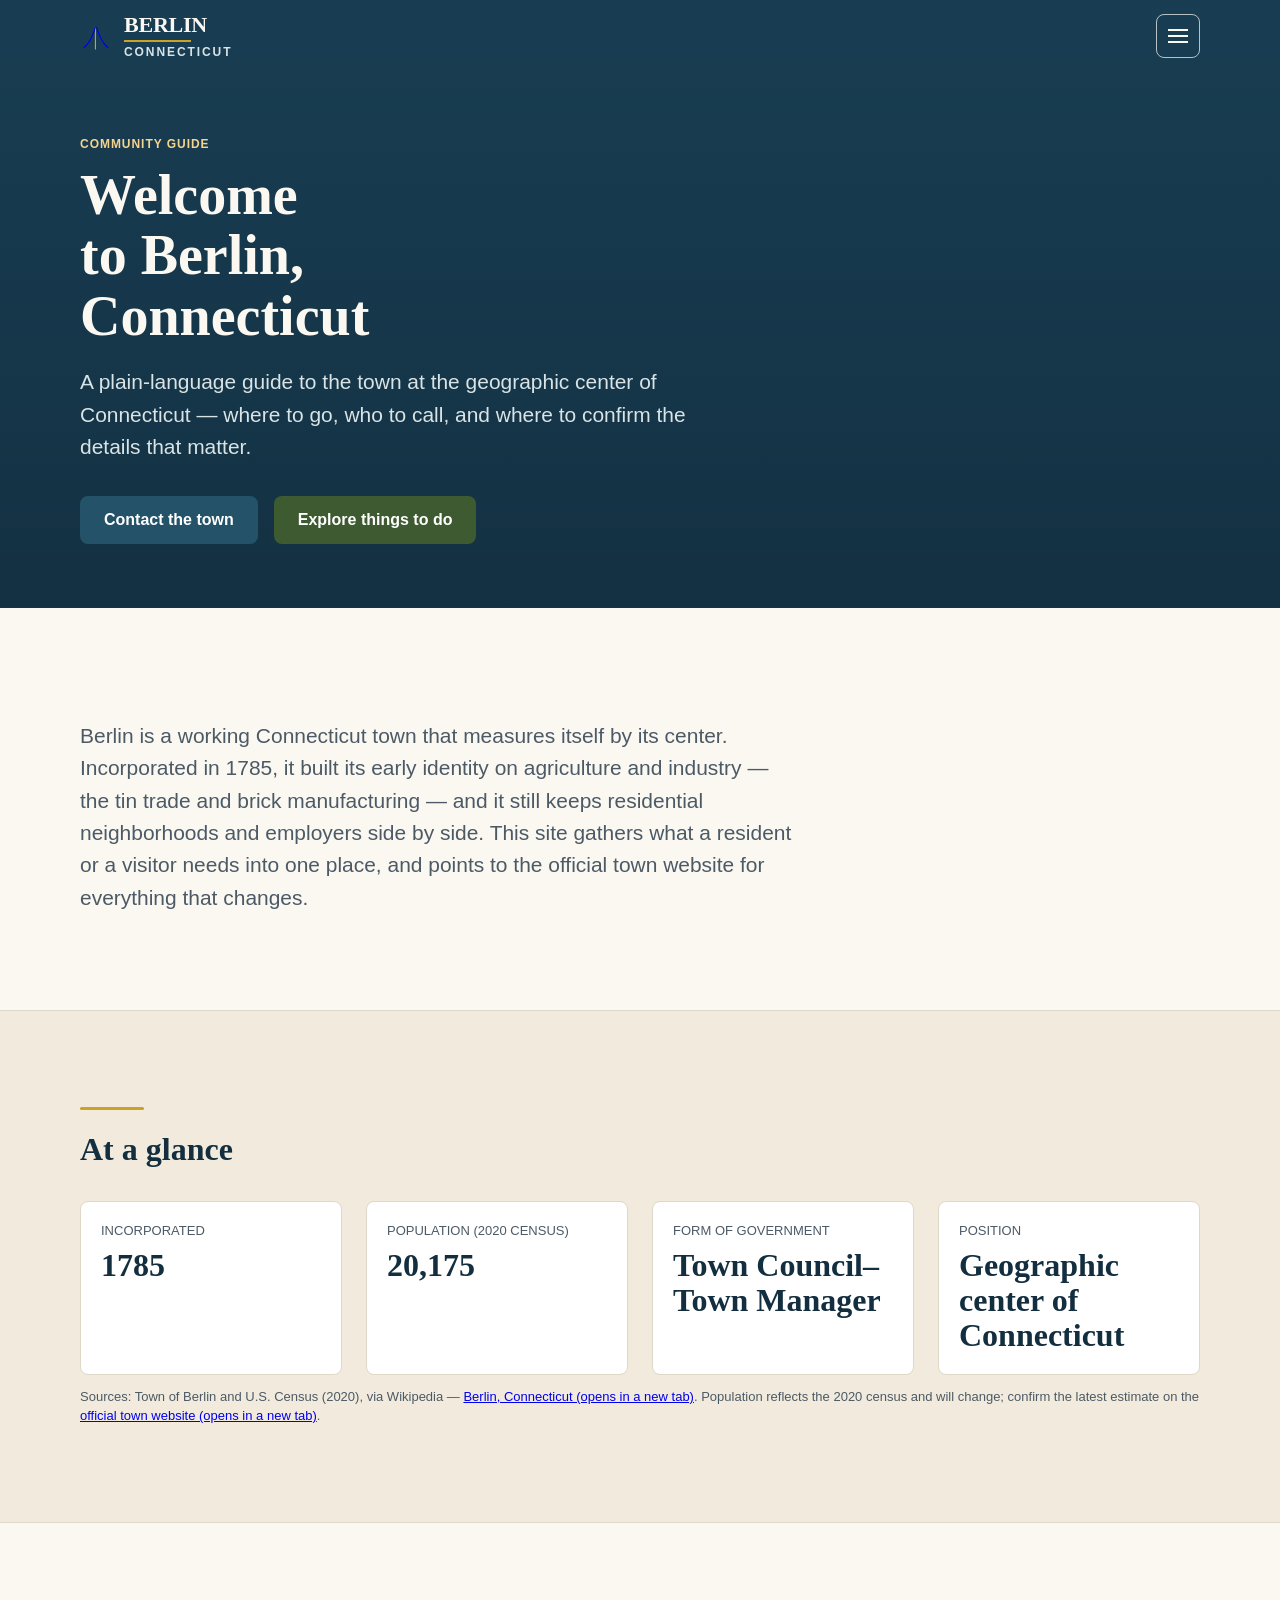
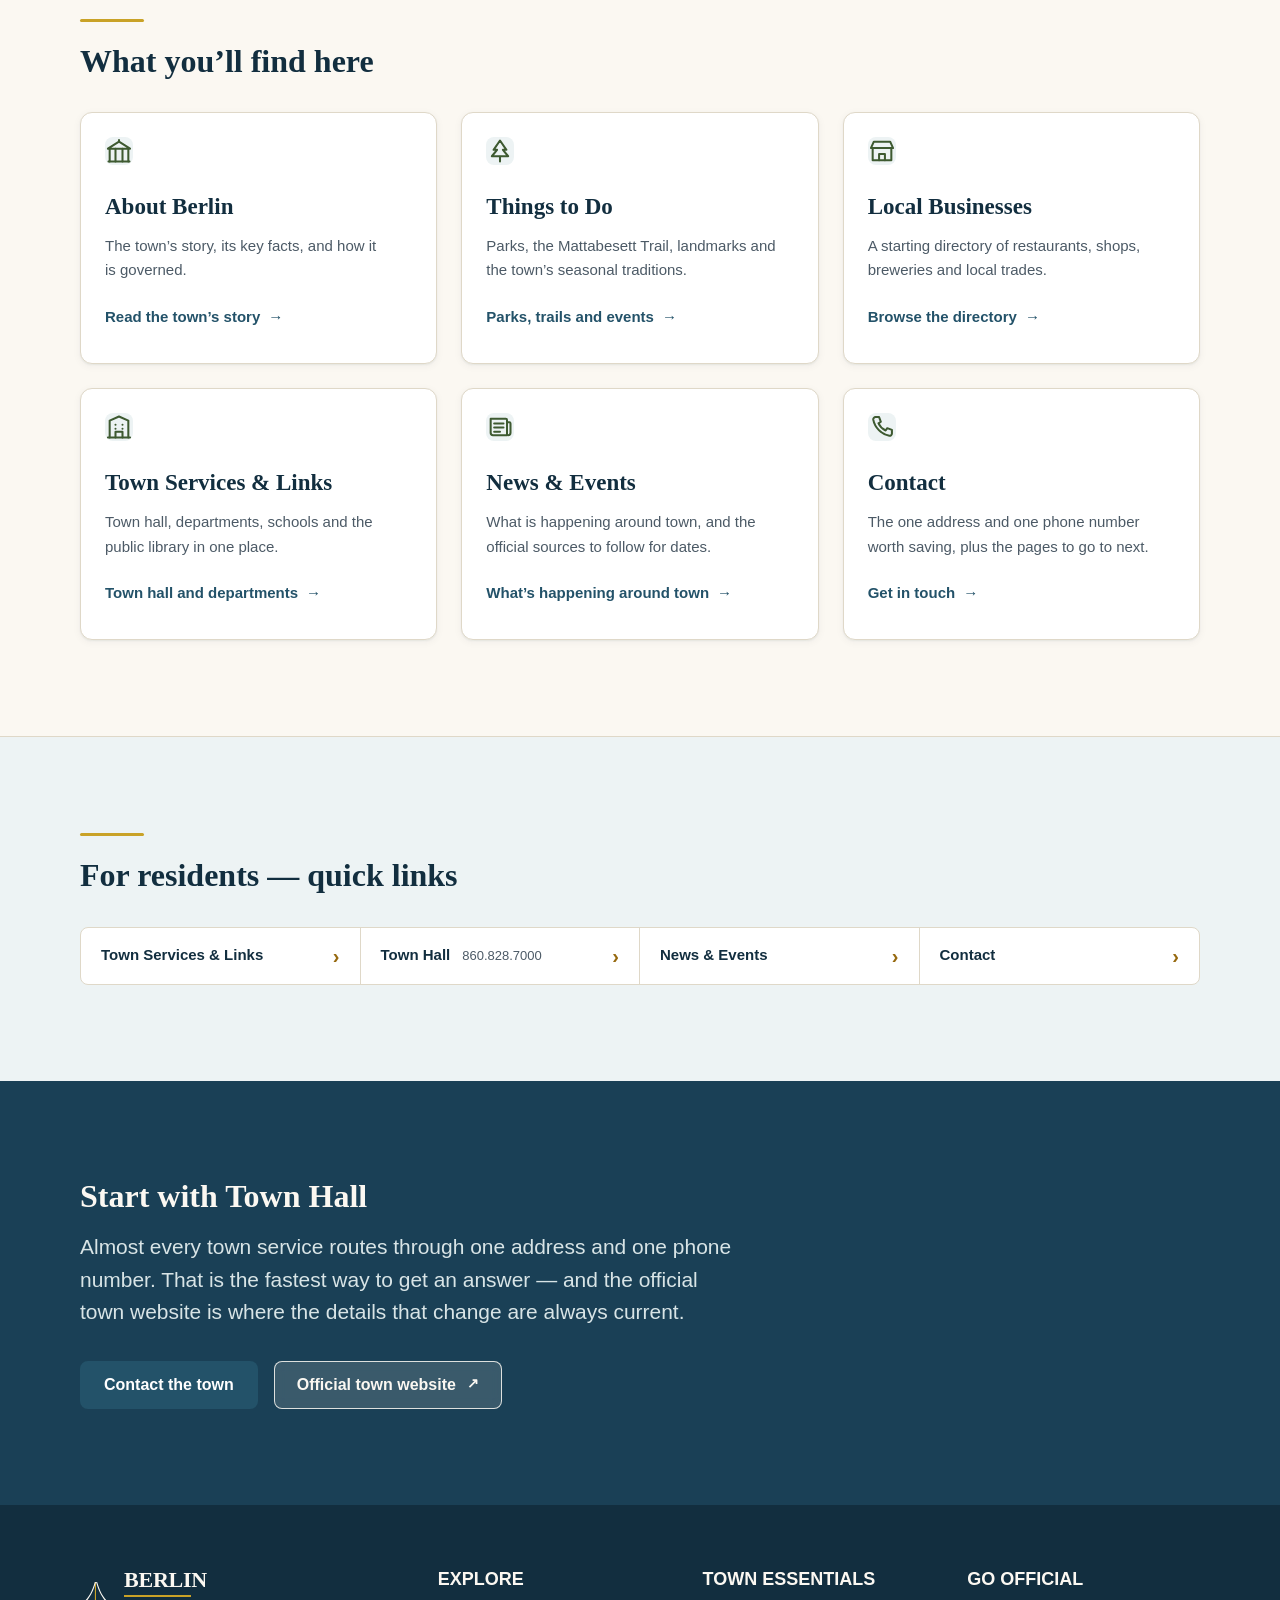
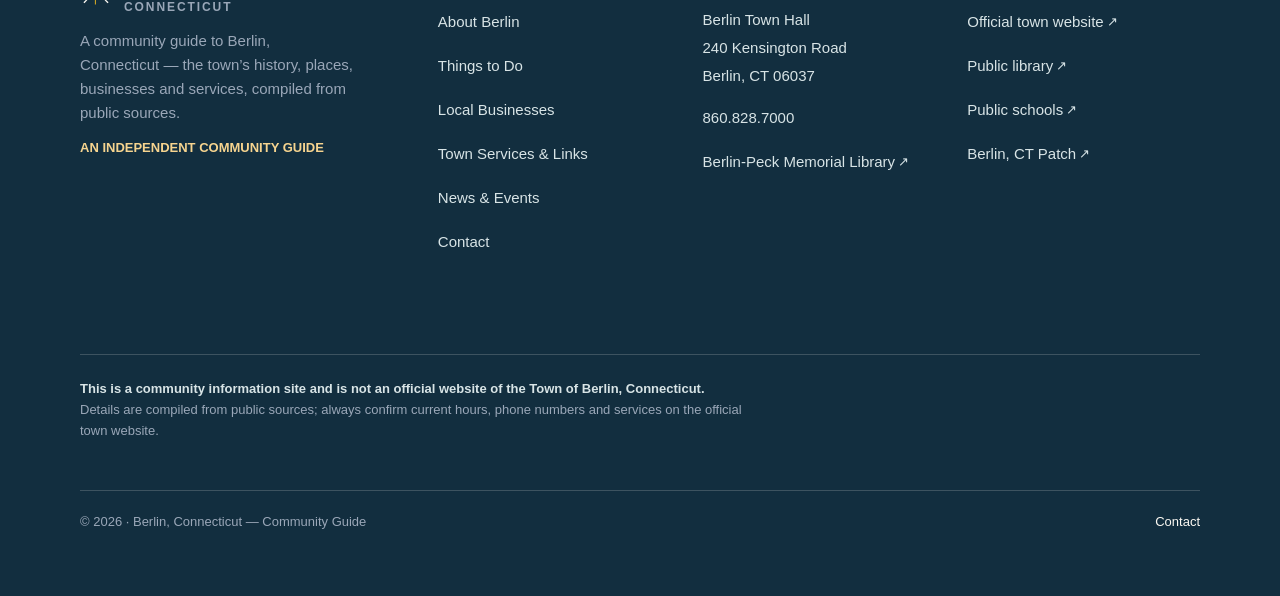
<file: index.html>
<!DOCTYPE html>
<html lang="en">
<head>
<meta charset="utf-8">
<meta name="viewport" content="width=device-width, initial-scale=1">
<title>Berlin, CT — A Community Guide to Berlin, Connecticut</title>
<meta name="description" content="A community guide to Berlin, Connecticut — the town's history, parks and trails, local businesses, town services, news, and how to get in touch.">
<link rel="canonical" href="https://springteasers.github.io/berlin-community/index.html">
<meta name="theme-color" content="#122E3F">

<!-- Open Graph / social. One card reused site-wide, per design/ia.md §5. -->
<meta property="og:type" content="website">
<meta property="og:site_name" content="Berlin, Connecticut — Community Guide">
<meta property="og:title" content="Berlin, CT — A Community Guide to Berlin, Connecticut">
<meta property="og:description" content="A community guide to Berlin, Connecticut — history, parks and trails, local businesses, town services, news, and how to get in touch.">
<meta property="og:url" content="https://springteasers.github.io/berlin-community/">
<meta property="og:image" content="assets/img/og-image.png">
<meta name="twitter:card" content="summary_large_image">

<link rel="icon" href="assets/img/favicon.svg" type="image/svg+xml">
<link rel="apple-touch-icon" href="assets/img/favicon.svg">
<link rel="stylesheet" href="styles.css">
</head>
<body>

<!-- C3 — skip link: first focusable element, targets #main-content -->
<a class="skip-link" href="#main-content">Skip to main content</a>

<!-- ======================================================================
     C1 — Header. Home only: transparent over the hero, solid at 100px scroll.
     ====================================================================== -->
<header class="header header--transparent" id="site-header">
  <div class="container header__inner">
    <!-- One accessible name for the whole lockup; the mark is decorative. -->
    <a class="header__wordmark" href="index.html" aria-label="Berlin Community Site — home">
      <svg class="mark" viewBox="0 0 100 100" aria-hidden="true" focusable="false">
        <path fill="#C9A227" d="M50 92 C50 68, 50 44, 50 22 L46.5 22 C46.5 44, 46.5 68, 46.5 92 Z"/>
        <path fill="currentColor" d="M14 88 C30 74, 42 50, 50 22 L46.4 22 C38.5 49.6, 27.1 72.4, 10.7 84.9 Z"/>
        <path fill="currentColor" d="M86 88 C70 74, 58 50, 50 22 L53.6 22 C61.5 49.6, 72.9 72.4, 89.3 84.9 Z"/>
      </svg>
      <span class="wordmark">
        <span class="wordmark__berlin">BERLIN</span>
        <span class="wordmark__rule" aria-hidden="true"></span>
        <span class="wordmark__ct">CONNECTICUT</span>
      </span>
    </a>

    <!-- C1/C2 — nav. Six items; the brief's names, shortened per ia.md §3.1. -->
    <nav class="header__nav" aria-label="Main">
      <ul class="nav__list">
        <li><a class="nav__link" href="about.html">About</a></li>
        <li><a class="nav__link" href="things-to-do.html">Things to Do</a></li>
        <li><a class="nav__link" href="businesses.html">Businesses</a></li>
        <li><a class="nav__link" href="services.html">Services</a></li>
        <li><a class="nav__link" href="news.html">News &amp; Events</a></li>
        <li><a class="nav__link" href="contact.html">Contact</a></li>
      </ul>
    </nav>

    <div class="header__utility">
      <!-- Town Hall's confirmed main number (research/services.md). -->
      <a class="header__phone" href="tel:+18608287000">860.828.7000</a>
      <a class="btn btn--primary btn--sm ext" href="https://www.berlinct.gov/"
         target="_blank" rel="noopener noreferrer"
         aria-label="Official town website (opens in a new tab)">Official town site</a>
    </div>

    <button class="header__toggle" type="button" id="drawer-toggle"
            aria-expanded="false" aria-controls="mobile-drawer">
      <span class="header__toggle-bars" aria-hidden="true"></span>
      <span class="visually-hidden">Menu</span>
    </button>
  </div>
</header>

<!-- C2 — Mobile drawer. Plain DOM; degrades to visible links with no JS. -->
<div class="drawer on-dark" id="mobile-drawer" data-open="false" role="dialog" aria-modal="true" aria-label="Site menu">
  <div class="drawer__head">
    <span class="drawer__wordmark">
      <span class="wordmark">
        <span class="wordmark__berlin">BERLIN</span>
        <span class="wordmark__rule" aria-hidden="true"></span>
        <span class="wordmark__ct">CONNECTICUT</span>
      </span>
    </span>
    <button class="drawer__close" type="button" id="drawer-close">
      <span aria-hidden="true">&times;</span>
      <span class="visually-hidden">Close menu</span>
    </button>
  </div>
  <nav aria-label="Main (mobile)">
    <ul class="drawer__list">
      <li><a class="drawer__link" href="about.html">About Berlin</a></li>
      <li><a class="drawer__link" href="things-to-do.html">Things to Do</a></li>
      <li><a class="drawer__link" href="businesses.html">Local Businesses</a></li>
      <li><a class="drawer__link" href="services.html">Town Services &amp; Links</a></li>
      <li><a class="drawer__link" href="news.html">News &amp; Events</a></li>
      <li><a class="drawer__link" href="contact.html">Contact</a></li>
    </ul>
  </nav>
  <div class="drawer__foot">
    <a class="drawer__phone" href="tel:+18608287000">860.828.7000</a>
    <a class="btn btn--primary ext" href="https://www.berlinct.gov/"
       target="_blank" rel="noopener noreferrer"
       aria-label="Official town website (opens in a new tab)">Official town site</a>
  </div>
</div>

<main id="main-content">

  <!-- ====================================================================
       C4 — Home hero. 55vh mobile / 65vh desktop. Photo is a CSS background
       layer with --scrim-hero; the H1 is real text, never baked into an image.
       C19: no licensed photo sourced yet, so the graded tint shows instead —
       never a broken image.
       ==================================================================== -->
  <section class="hero" aria-labelledby="hero-title">
    <div class="container hero__inner">
      <p class="eyebrow">Community guide</p>
      <h1 class="hero__title" id="hero-title">Welcome to Berlin, Connecticut</h1>
      <p class="hero__lede">
        A plain-language guide to the town at the geographic center of Connecticut — where to
        go, who to call, and where to confirm the details that matter.
      </p>
      <div class="btn-group">
        <a class="btn btn--primary" href="contact.html">Contact the town</a>
        <a class="btn btn--secondary" href="things-to-do.html">Explore things to do</a>
      </div>
    </div>
  </section>

  <!-- Intro prose -->
  <section class="section section--no-rule">
    <div class="container">
      <p class="section-intro">
        Berlin is a working Connecticut town that measures itself by its center. Incorporated in
        1785, it built its early identity on agriculture and industry — the tin trade and brick
        manufacturing — and it still keeps residential neighborhoods and employers side by side.
        This site gathers what a resident or a visitor needs into one place, and points to the
        official town website for everything that changes.
      </p>
    </div>
  </section>

  <!-- ====================================================================
       At a glance — C11 stat cards (<dt>/<dd>). A source line is mandatory:
       do not render a number without its origin.
       ==================================================================== -->
  <section class="section section--band" aria-labelledby="glance-title">
    <div class="container">
      <div class="section__header">
        <div class="section__rule" aria-hidden="true"></div>
        <h2 id="glance-title">At a glance</h2>
      </div>

      <dl class="stat-strip">
        <div class="stat">
          <dt class="stat__label">Incorporated</dt>
          <dd class="stat__value">1785</dd>
        </div>
        <div class="stat">
          <dt class="stat__label">Population (2020 census)</dt>
          <dd class="stat__value">20,175</dd>
        </div>
        <div class="stat">
          <dt class="stat__label">Form of government</dt>
          <dd class="stat__value stat__value--sm">Town Council&ndash;Town Manager</dd>
        </div>
        <div class="stat">
          <dt class="stat__label">Position</dt>
          <dd class="stat__value stat__value--sm">Geographic center of Connecticut</dd>
        </div>
      </dl>

      <!-- Mandatory source line for every figure above. -->
      <p class="source-line">
        Sources: Town of Berlin and U.S. Census (2020), via Wikipedia &mdash;
        <a href="https://en.wikipedia.org/wiki/Berlin,_Connecticut" target="_blank" rel="noopener noreferrer">Berlin, Connecticut (opens in a new tab)</a>.
        Population reflects the 2020 census and will change; confirm the latest estimate on the
        <a href="https://www.berlinct.gov/" target="_blank" rel="noopener noreferrer">official town website (opens in a new tab)</a>.
      </p>
    </div>
  </section>

  <!-- ====================================================================
       What you'll find here — 6 feature cards so a 3-column desktop grid
       lands 3 + 3 with no orphan (wireframes Template A).
       ==================================================================== -->
  <section class="section" aria-labelledby="find-title">
    <div class="container">
      <div class="section__header">
        <div class="section__rule" aria-hidden="true"></div>
        <h2 id="find-title">What you&rsquo;ll find here</h2>
      </div>

      <div class="grid grid--3">

        <article class="card card--link">
          <svg class="card__icon icon icon--lg" aria-hidden="true" focusable="false"><use href="assets/img/icons.svg#i-landmark"></use></svg>
          <h3 class="card__title"><a href="about.html">About Berlin</a></h3>
          <p class="card__text">The town&rsquo;s story, its key facts, and how it is governed.</p>
          <span class="link-style">Read the town&rsquo;s story</span>
        </article>

        <article class="card card--link">
          <svg class="card__icon icon icon--lg" aria-hidden="true" focusable="false"><use href="assets/img/icons.svg#i-tree"></use></svg>
          <h3 class="card__title"><a href="things-to-do.html">Things to Do</a></h3>
          <p class="card__text">Parks, the Mattabesett Trail, landmarks and the town&rsquo;s seasonal traditions.</p>
          <span class="link-style">Parks, trails and events</span>
        </article>

        <article class="card card--link">
          <svg class="card__icon icon icon--lg" aria-hidden="true" focusable="false"><use href="assets/img/icons.svg#i-store"></use></svg>
          <h3 class="card__title"><a href="businesses.html">Local Businesses</a></h3>
          <p class="card__text">A starting directory of restaurants, shops, breweries and local trades.</p>
          <span class="link-style">Browse the directory</span>
        </article>

        <article class="card card--link">
          <svg class="card__icon icon icon--lg" aria-hidden="true" focusable="false"><use href="assets/img/icons.svg#i-building"></use></svg>
          <h3 class="card__title"><a href="services.html">Town Services &amp; Links</a></h3>
          <p class="card__text">Town hall, departments, schools and the public library in one place.</p>
          <span class="link-style">Town hall and departments</span>
        </article>

        <article class="card card--link">
          <svg class="card__icon icon icon--lg" aria-hidden="true" focusable="false"><use href="assets/img/icons.svg#i-news"></use></svg>
          <h3 class="card__title"><a href="news.html">News &amp; Events</a></h3>
          <p class="card__text">What is happening around town, and the official sources to follow for dates.</p>
          <span class="link-style">What&rsquo;s happening around town</span>
        </article>

        <article class="card card--link">
          <svg class="card__icon icon icon--lg" aria-hidden="true" focusable="false"><use href="assets/img/icons.svg#i-phone"></use></svg>
          <h3 class="card__title"><a href="contact.html">Contact</a></h3>
          <p class="card__text">The one address and one phone number worth saving, plus the pages to go to next.</p>
          <span class="link-style">Get in touch</span>
        </article>

      </div>
    </div>
  </section>

  <!-- ====================================================================
       For residents — quick links. The block a returning resident uses to
       skip all visitor content. 4 columns desktop → stacked rows mobile.
       ==================================================================== -->
  <section class="section section--tint" aria-labelledby="residents-title">
    <div class="container">
      <div class="section__header">
        <div class="section__rule" aria-hidden="true"></div>
        <h2 id="residents-title">For residents &mdash; quick links</h2>
      </div>

      <div class="route-list">
        <a class="route-item" href="services.html">
          <span class="route-item__label">Town Services &amp; Links</span>
          <span class="visually-hidden">, opens the Town Services &amp; Links page</span>
        </a>
        <a class="route-item" href="tel:+18608287000">
          <span class="route-item__label">
            Town Hall
            <span class="route-item__hint">860.828.7000</span>
          </span>
          <span class="visually-hidden">, call the main Town Hall number</span>
        </a>
        <a class="route-item" href="news.html">
          <span class="route-item__label">News &amp; Events</span>
          <span class="visually-hidden">, opens the News &amp; Events page</span>
        </a>
        <a class="route-item" href="contact.html">
          <span class="route-item__label">Contact</span>
          <span class="visually-hidden">, opens the Contact page</span>
        </a>
      </div>
    </div>
  </section>

  <!-- C17 — CTA band -->
  <section class="cta-band on-dark" aria-labelledby="cta-title">
    <div class="container">
      <h2 id="cta-title">Start with Town Hall</h2>
      <p>
        Almost every town service routes through one address and one phone number. That is the
        fastest way to get an answer &mdash; and the official town website is where the details
        that change are always current.
      </p>
      <div class="btn-group">
        <a class="btn btn--primary" href="contact.html">Contact the town</a>
        <a class="btn btn--ghost ext" href="https://www.berlinct.gov/"
           target="_blank" rel="noopener noreferrer"
           aria-label="Official town website (opens in a new tab)">Official town website</a>
      </div>
    </div>
  </section>

</main>

<!-- ======================================================================
     C18 — Footer. 4 → 2 → 1 columns, then the MANDATORY disclaimer strip,
     then the legal row. Never removed, never condensed.
     ====================================================================== -->
<footer class="footer on-dark">
  <div class="container">
    <div class="footer__grid">

      <div>
        <span class="footer__wordmark">
          <svg class="mark" viewBox="0 0 100 100" aria-hidden="true" focusable="false">
            <path fill="#C9A227" d="M50 92 C50 68, 50 44, 50 22 L46.5 22 C46.5 44, 46.5 68, 46.5 92 Z"/>
            <path fill="currentColor" d="M14 88 C30 74, 42 50, 50 22 L46.4 22 C38.5 49.6, 27.1 72.4, 10.7 84.9 Z"/>
            <path fill="currentColor" d="M86 88 C70 74, 58 50, 50 22 L53.6 22 C61.5 49.6, 72.9 72.4, 89.3 84.9 Z"/>
          </svg>
          <span class="wordmark">
            <span class="wordmark__berlin">BERLIN</span>
            <span class="wordmark__rule" aria-hidden="true"></span>
            <span class="wordmark__ct">CONNECTICUT</span>
          </span>
        </span>
        <p class="footer__desc">
          A community guide to Berlin, Connecticut &mdash; the town&rsquo;s history, places,
          businesses and services, compiled from public sources.
        </p>
        <p class="footer__tagline">An independent community guide</p>
      </div>

      <nav aria-labelledby="footer-explore">
        <h2 class="footer__heading" id="footer-explore">Explore</h2>
        <ul class="footer__list">
          <li><a href="about.html">About Berlin</a></li>
          <li><a href="things-to-do.html">Things to Do</a></li>
          <li><a href="businesses.html">Local Businesses</a></li>
          <li><a href="services.html">Town Services &amp; Links</a></li>
          <li><a href="news.html">News &amp; Events</a></li>
          <li><a href="contact.html">Contact</a></li>
        </ul>
      </nav>

      <div>
        <h2 class="footer__heading">Town essentials</h2>
        <ul class="footer__list">
          <li><span>Berlin Town Hall<br>240 Kensington Road<br>Berlin, CT 06037</span></li>
          <li><a class="footer__phone" href="tel:+18608287000">860.828.7000</a></li>
          <li><a class="ext" href="http://www.berlinpeck.org/" target="_blank" rel="noopener noreferrer"
                 aria-label="Berlin-Peck Memorial Library (opens in a new tab)">Berlin-Peck Memorial Library</a></li>
        </ul>
      </div>

      <div>
        <h2 class="footer__heading">Go official</h2>
        <ul class="footer__list">
          <li><a class="ext" href="https://www.berlinct.gov/" target="_blank" rel="noopener noreferrer"
                 aria-label="Official town website (opens in a new tab)">Official town website</a></li>
          <li><a class="ext" href="http://www.berlinpeck.org/" target="_blank" rel="noopener noreferrer"
                 aria-label="Public library (opens in a new tab)">Public library</a></li>
          <li><a class="ext" href="https://www.berlinct.gov/department/index.php?structureid=40" target="_blank" rel="noopener noreferrer"
                 aria-label="Public schools (opens in a new tab)">Public schools</a></li>
          <li><a class="ext" href="https://patch.com/connecticut/berlin" target="_blank" rel="noopener noreferrer"
                 aria-label="Berlin, CT Patch — local news (opens in a new tab)">Berlin, CT Patch</a></li>
        </ul>
      </div>

    </div>

    <!-- MANDATORY disclaimer strip — word for word, above the legal row. -->
    <div class="footer__disclaimer">
      <p>
        <strong>This is a community information site and is not an official website of the Town of
        Berlin, Connecticut.</strong> Details are compiled from public sources; always confirm
        current hours, phone numbers and services on the official town website.
      </p>
    </div>

    <div class="footer__legal">
      <p>&copy; <span id="footer-year">2026</span> &middot; Berlin, Connecticut &mdash; Community Guide</p>
      <p><a href="contact.html">Contact</a></p>
    </div>
  </div>
</footer>

<script src="main.js" defer></script>
</body>
</html>
</file>
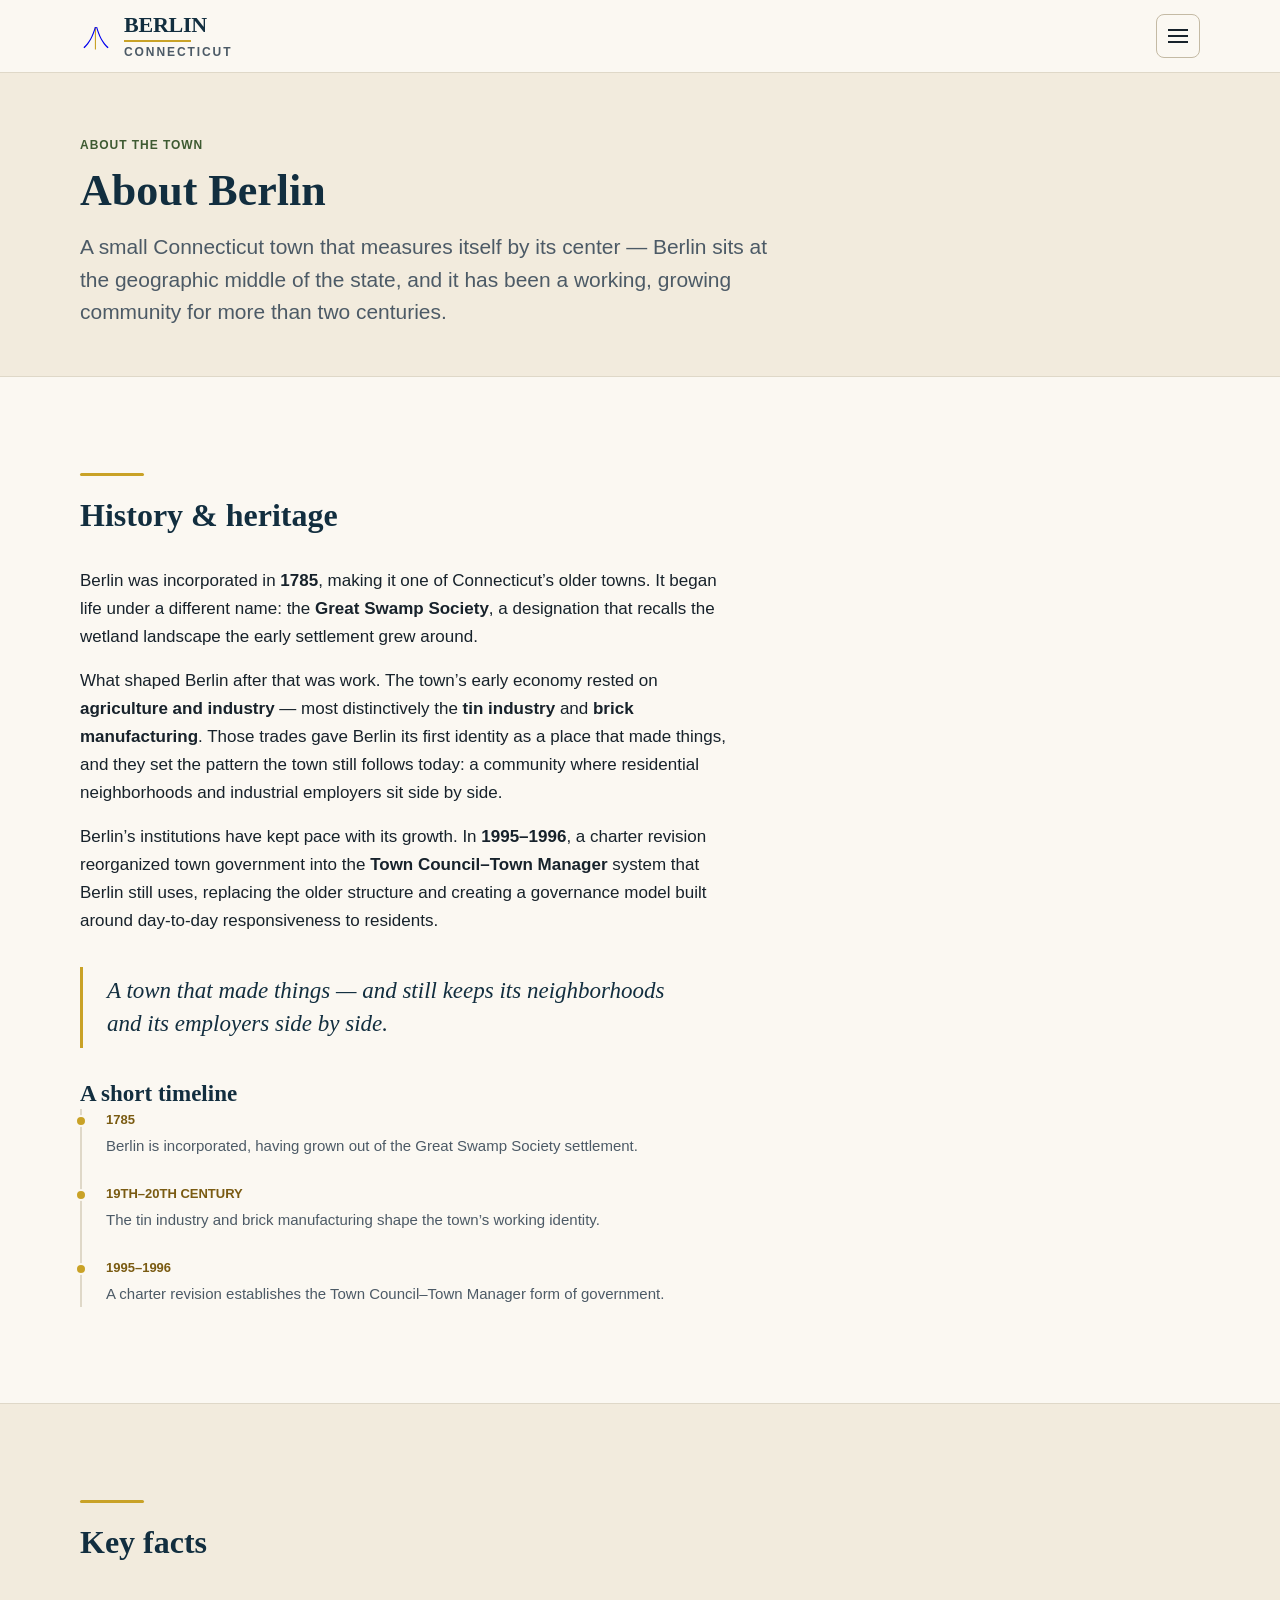
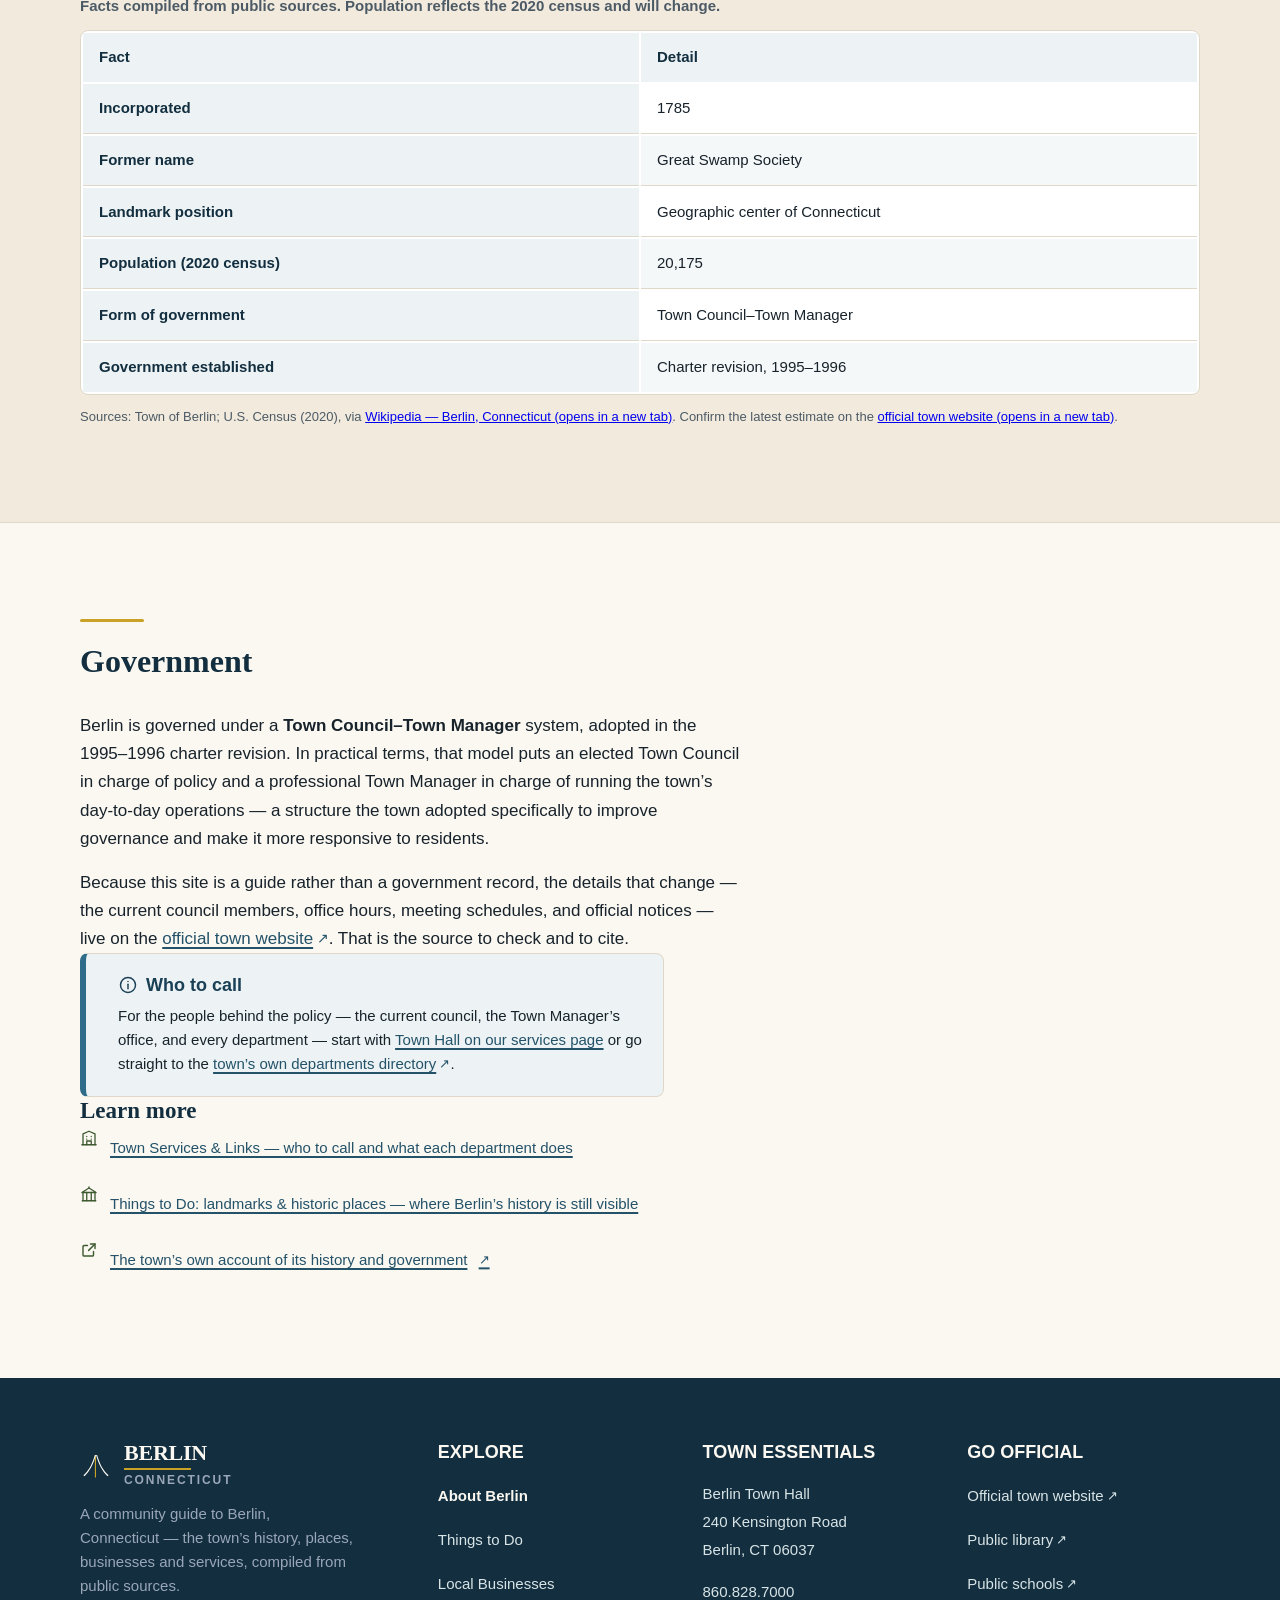
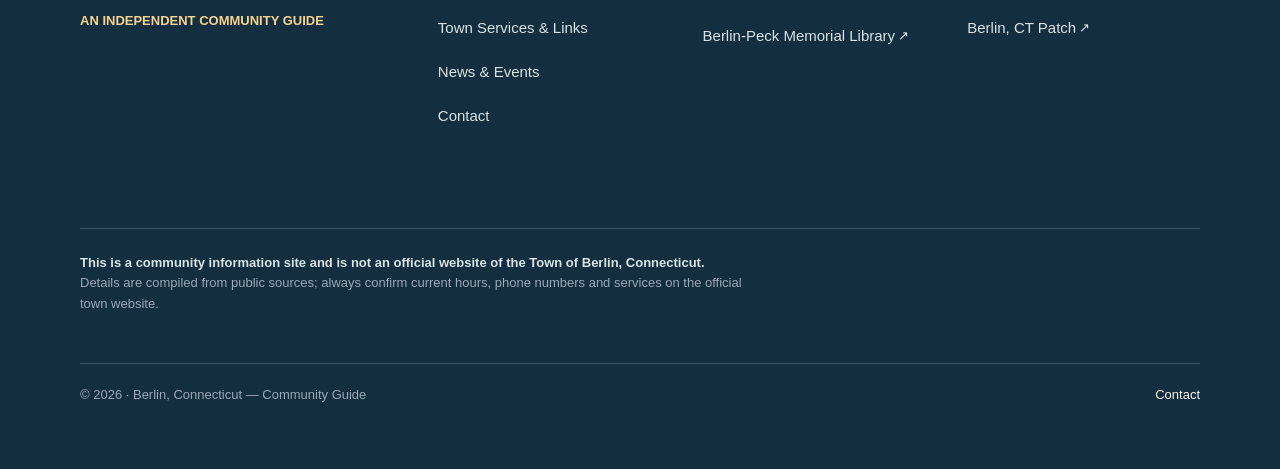
<file: about.html>
<!DOCTYPE html>
<html lang="en">
<head>
<meta charset="utf-8">
<meta name="viewport" content="width=device-width, initial-scale=1">
<title>About Berlin, CT — History, Facts &amp; Government</title>
<meta name="description" content="Berlin, Connecticut was incorporated in 1785 and sits at the geographic center of the state. A short guide to its history, key facts, and how the town is run.">
<link rel="canonical" href="https://springteasers.github.io/berlin-community/about.html">
<meta name="theme-color" content="#122E3F">

<meta property="og:type" content="article">
<meta property="og:site_name" content="Berlin, Connecticut — Community Guide">
<meta property="og:title" content="About Berlin, CT — History, Facts &amp; Government">
<meta property="og:description" content="Berlin, Connecticut was incorporated in 1785 and sits at the geographic center of the state. A short guide to its history, key facts, and how the town is run.">
<meta property="og:url" content="https://springteasers.github.io/berlin-community/about.html">
<meta property="og:image" content="assets/img/og-image.png">
<meta name="twitter:card" content="summary_large_image">

<link rel="icon" href="assets/img/favicon.svg" type="image/svg+xml">
<link rel="apple-touch-icon" href="assets/img/favicon.svg">
<link rel="stylesheet" href="styles.css">
</head>
<body>

<a class="skip-link" href="#main-content">Skip to main content</a>

<header class="header" id="site-header">
  <div class="container header__inner">
    <a class="header__wordmark" href="index.html" aria-label="Berlin Community Site — home">
      <svg class="mark" viewBox="0 0 100 100" aria-hidden="true" focusable="false">
        <path fill="#C9A227" d="M50 92 C50 68, 50 44, 50 22 L46.5 22 C46.5 44, 46.5 68, 46.5 92 Z"/>
        <path fill="currentColor" d="M14 88 C30 74, 42 50, 50 22 L46.4 22 C38.5 49.6, 27.1 72.4, 10.7 84.9 Z"/>
        <path fill="currentColor" d="M86 88 C70 74, 58 50, 50 22 L53.6 22 C61.5 49.6, 72.9 72.4, 89.3 84.9 Z"/>
      </svg>
      <span class="wordmark">
        <span class="wordmark__berlin">BERLIN</span>
        <span class="wordmark__rule" aria-hidden="true"></span>
        <span class="wordmark__ct">CONNECTICUT</span>
      </span>
    </a>

    <nav class="header__nav" aria-label="Main">
      <ul class="nav__list">
        <li><a class="nav__link" href="about.html" aria-current="page">About</a></li>
        <li><a class="nav__link" href="things-to-do.html">Things to Do</a></li>
        <li><a class="nav__link" href="businesses.html">Businesses</a></li>
        <li><a class="nav__link" href="services.html">Services</a></li>
        <li><a class="nav__link" href="news.html">News &amp; Events</a></li>
        <li><a class="nav__link" href="contact.html">Contact</a></li>
      </ul>
    </nav>

    <div class="header__utility">
      <a class="header__phone" href="tel:+18608287000">860.828.7000</a>
      <a class="btn btn--primary btn--sm ext" href="https://www.berlinct.gov/"
         target="_blank" rel="noopener noreferrer"
         aria-label="Official town website (opens in a new tab)">Official town site</a>
    </div>

    <button class="header__toggle" type="button" id="drawer-toggle"
            aria-expanded="false" aria-controls="mobile-drawer">
      <span class="header__toggle-bars" aria-hidden="true"></span>
      <span class="visually-hidden">Menu</span>
    </button>
  </div>
</header>

<div class="drawer on-dark" id="mobile-drawer" data-open="false" role="dialog" aria-modal="true" aria-label="Site menu">
  <div class="drawer__head">
    <span class="drawer__wordmark">
      <span class="wordmark">
        <span class="wordmark__berlin">BERLIN</span>
        <span class="wordmark__rule" aria-hidden="true"></span>
        <span class="wordmark__ct">CONNECTICUT</span>
      </span>
    </span>
    <button class="drawer__close" type="button" id="drawer-close">
      <span aria-hidden="true">&times;</span>
      <span class="visually-hidden">Close menu</span>
    </button>
  </div>
  <nav aria-label="Main (mobile)">
    <ul class="drawer__list">
      <li><a class="drawer__link" href="about.html" aria-current="page">About Berlin</a></li>
      <li><a class="drawer__link" href="things-to-do.html">Things to Do</a></li>
      <li><a class="drawer__link" href="businesses.html">Local Businesses</a></li>
      <li><a class="drawer__link" href="services.html">Town Services &amp; Links</a></li>
      <li><a class="drawer__link" href="news.html">News &amp; Events</a></li>
      <li><a class="drawer__link" href="contact.html">Contact</a></li>
    </ul>
  </nav>
  <div class="drawer__foot">
    <a class="drawer__phone" href="tel:+18608287000">860.828.7000</a>
    <a class="btn btn--primary ext" href="https://www.berlinct.gov/"
       target="_blank" rel="noopener noreferrer"
       aria-label="Official town website (opens in a new tab)">Official town site</a>
  </div>
</div>

<main id="main-content">

  <!-- C5 — Page hero. Solid header, eyebrow + H1 + lede, identical on all six inner pages. -->
  <section class="page-hero" aria-labelledby="page-title">
    <div class="container">
      <p class="eyebrow">About the town</p>
      <h1 class="page-hero__title" id="page-title">About Berlin</h1>
      <p class="lede">
        A small Connecticut town that measures itself by its center &mdash; Berlin sits at the
        geographic middle of the state, and it has been a working, growing community for more
        than two centuries.
      </p>
    </div>
  </section>

  <!-- History & heritage -->
  <section class="section" aria-labelledby="history-title">
    <div class="container">
      <div class="section__header">
        <div class="section__rule" aria-hidden="true"></div>
        <h2 id="history-title">History &amp; heritage</h2>
      </div>

      <div class="prose">
        <p>
          Berlin was incorporated in <strong>1785</strong>, making it one of Connecticut&rsquo;s
          older towns. It began life under a different name: the <strong>Great Swamp
          Society</strong>, a designation that recalls the wetland landscape the early settlement
          grew around.
        </p>
        <p>
          What shaped Berlin after that was work. The town&rsquo;s early economy rested on
          <strong>agriculture and industry</strong> &mdash; most distinctively the
          <strong>tin industry</strong> and <strong>brick manufacturing</strong>. Those trades
          gave Berlin its first identity as a place that made things, and they set the pattern
          the town still follows today: a community where residential neighborhoods and
          industrial employers sit side by side.
        </p>
        <p>
          Berlin&rsquo;s institutions have kept pace with its growth. In <strong>1995&ndash;1996</strong>,
          a charter revision reorganized town government into the <strong>Town
          Council&ndash;Town Manager</strong> system that Berlin still uses, replacing the older
          structure and creating a governance model built around day-to-day responsiveness to
          residents.
        </p>
      </div>

      <blockquote class="pullquote">
        A town that made things &mdash; and still keeps its neighborhoods and its employers
        side by side.
      </blockquote>

      <!-- Optional timeline — dated milestones only, all from the sourced copy above. -->
      <h3>A short timeline</h3>
      <ol class="timeline">
        <li>
          <span class="timeline__year">1785</span>
          <p class="timeline__text">Berlin is incorporated, having grown out of the Great Swamp Society settlement.</p>
        </li>
        <li>
          <span class="timeline__year">19th&ndash;20th century</span>
          <p class="timeline__text">The tin industry and brick manufacturing shape the town&rsquo;s working identity.</p>
        </li>
        <li>
          <span class="timeline__year">1995&ndash;1996</span>
          <p class="timeline__text">A charter revision establishes the Town Council&ndash;Town Manager form of government.</p>
        </li>
      </ol>
    </div>
  </section>

  <!-- Key facts — C12 facts table. Collapses to a definition list below 600px. -->
  <section class="section section--band" aria-labelledby="facts-title">
    <div class="container">
      <div class="section__header">
        <div class="section__rule" aria-hidden="true"></div>
        <h2 id="facts-title">Key facts</h2>
      </div>

      <table class="facts-table table-as-table">
        <caption>Facts compiled from public sources. Population reflects the 2020 census and will change.</caption>
        <thead>
          <tr>
            <th scope="col">Fact</th>
            <th scope="col">Detail</th>
          </tr>
        </thead>
        <tbody>
          <tr><th scope="row">Incorporated</th><td>1785</td></tr>
          <tr><th scope="row">Former name</th><td>Great Swamp Society</td></tr>
          <tr><th scope="row">Landmark position</th><td>Geographic center of Connecticut</td></tr>
          <tr><th scope="row">Population (2020 census)</th><td class="num">20,175</td></tr>
          <tr><th scope="row">Form of government</th><td>Town Council&ndash;Town Manager</td></tr>
          <tr><th scope="row">Government established</th><td>Charter revision, 1995&ndash;1996</td></tr>
        </tbody>
      </table>

      <!-- Same facts as a definition list for narrow viewports (never sideways scroll). -->
      <dl class="table-as-dl">
        <dt>Incorporated</dt><dd>1785</dd>
        <dt>Former name</dt><dd>Great Swamp Society</dd>
        <dt>Landmark position</dt><dd>Geographic center of Connecticut</dd>
        <dt>Population (2020 census)</dt><dd class="num">20,175</dd>
        <dt>Form of government</dt><dd>Town Council&ndash;Town Manager</dd>
        <dt>Government established</dt><dd>Charter revision, 1995&ndash;1996</dd>
      </dl>

      <p class="source-line">
        Sources: Town of Berlin; U.S. Census (2020), via
        <a href="https://en.wikipedia.org/wiki/Berlin,_Connecticut" target="_blank" rel="noopener noreferrer">Wikipedia &mdash; Berlin, Connecticut (opens in a new tab)</a>.
        Confirm the latest estimate on the
        <a href="https://www.berlinct.gov/" target="_blank" rel="noopener noreferrer">official town website (opens in a new tab)</a>.
      </p>
    </div>
  </section>

  <!-- Government -->
  <section class="section" aria-labelledby="gov-title">
    <div class="container">
      <div class="section__header">
        <div class="section__rule" aria-hidden="true"></div>
        <h2 id="gov-title">Government</h2>
      </div>

      <div class="prose">
        <p>
          Berlin is governed under a <strong>Town Council&ndash;Town Manager</strong> system,
          adopted in the 1995&ndash;1996 charter revision. In practical terms, that model puts an
          elected Town Council in charge of policy and a professional Town Manager in charge of
          running the town&rsquo;s day-to-day operations &mdash; a structure the town adopted
          specifically to improve governance and make it more responsive to residents.
        </p>
        <p>
          Because this site is a guide rather than a government record, the details that
          change &mdash; the current council members, office hours, meeting schedules, and
          official notices &mdash; live on the
          <a class="ext" href="https://www.berlinct.gov/" target="_blank" rel="noopener noreferrer"
             aria-label="official town website (opens in a new tab)">official town website</a>.
          That is the source to check and to cite.
        </p>
      </div>

      <!-- No person cards: research confirms no named officials (C16 intentionally unused). -->
      <div class="callout callout--info">
        <h3 class="callout__heading">
          <svg class="icon" aria-hidden="true" focusable="false"><use href="assets/img/icons.svg#i-info"></use></svg>
          Who to call
        </h3>
        <p>
          For the people behind the policy &mdash; the current council, the Town Manager&rsquo;s
          office, and every department &mdash; start with
          <a href="services.html#town-hall">Town Hall on our services page</a> or go straight to the
          <a class="ext" href="https://www.berlinct.gov/departments/" target="_blank" rel="noopener noreferrer"
             aria-label="official town departments directory (opens in a new tab)">town&rsquo;s own departments directory</a>.
        </p>
      </div>

      <h3>Learn more</h3>
      <div class="link-list">
        <p class="link-list__item">
          <svg class="icon" aria-hidden="true" focusable="false"><use href="assets/img/icons.svg#i-building"></use></svg>
          <a href="services.html#town-hall">Town Services &amp; Links &mdash; who to call and what each department does</a>
        </p>
        <p class="link-list__item">
          <svg class="icon" aria-hidden="true" focusable="false"><use href="assets/img/icons.svg#i-landmark"></use></svg>
          <a href="things-to-do.html#landmarks">Things to Do: landmarks &amp; historic places &mdash; where Berlin&rsquo;s history is still visible</a>
        </p>
        <p class="link-list__item">
          <svg class="icon" aria-hidden="true" focusable="false"><use href="assets/img/icons.svg#i-external"></use></svg>
          <a class="ext" href="https://www.berlinct.gov/category/subcategory.php?categoryid=14"
             target="_blank" rel="noopener noreferrer"
             aria-label="the town's own account of its history (opens in a new tab)">The town&rsquo;s own account of its history and government</a>
        </p>
      </div>
    </div>
  </section>

</main>

<footer class="footer on-dark">
  <div class="container">
    <div class="footer__grid">

      <div>
        <span class="footer__wordmark">
          <svg class="mark" viewBox="0 0 100 100" aria-hidden="true" focusable="false">
            <path fill="#C9A227" d="M50 92 C50 68, 50 44, 50 22 L46.5 22 C46.5 44, 46.5 68, 46.5 92 Z"/>
            <path fill="currentColor" d="M14 88 C30 74, 42 50, 50 22 L46.4 22 C38.5 49.6, 27.1 72.4, 10.7 84.9 Z"/>
            <path fill="currentColor" d="M86 88 C70 74, 58 50, 50 22 L53.6 22 C61.5 49.6, 72.9 72.4, 89.3 84.9 Z"/>
          </svg>
          <span class="wordmark">
            <span class="wordmark__berlin">BERLIN</span>
            <span class="wordmark__rule" aria-hidden="true"></span>
            <span class="wordmark__ct">CONNECTICUT</span>
          </span>
        </span>
        <p class="footer__desc">
          A community guide to Berlin, Connecticut &mdash; the town&rsquo;s history, places,
          businesses and services, compiled from public sources.
        </p>
        <p class="footer__tagline">An independent community guide</p>
      </div>

      <nav aria-labelledby="footer-explore">
        <h2 class="footer__heading" id="footer-explore">Explore</h2>
        <ul class="footer__list">
          <li><a href="about.html" aria-current="page">About Berlin</a></li>
          <li><a href="things-to-do.html">Things to Do</a></li>
          <li><a href="businesses.html">Local Businesses</a></li>
          <li><a href="services.html">Town Services &amp; Links</a></li>
          <li><a href="news.html">News &amp; Events</a></li>
          <li><a href="contact.html">Contact</a></li>
        </ul>
      </nav>

      <div>
        <h2 class="footer__heading">Town essentials</h2>
        <ul class="footer__list">
          <li><span>Berlin Town Hall<br>240 Kensington Road<br>Berlin, CT 06037</span></li>
          <li><a class="footer__phone" href="tel:+18608287000">860.828.7000</a></li>
          <li><a class="ext" href="http://www.berlinpeck.org/" target="_blank" rel="noopener noreferrer"
                 aria-label="Berlin-Peck Memorial Library (opens in a new tab)">Berlin-Peck Memorial Library</a></li>
        </ul>
      </div>

      <div>
        <h2 class="footer__heading">Go official</h2>
        <ul class="footer__list">
          <li><a class="ext" href="https://www.berlinct.gov/" target="_blank" rel="noopener noreferrer"
                 aria-label="Official town website (opens in a new tab)">Official town website</a></li>
          <li><a class="ext" href="http://www.berlinpeck.org/" target="_blank" rel="noopener noreferrer"
                 aria-label="Public library (opens in a new tab)">Public library</a></li>
          <li><a class="ext" href="https://www.berlinct.gov/department/index.php?structureid=40" target="_blank" rel="noopener noreferrer"
                 aria-label="Public schools (opens in a new tab)">Public schools</a></li>
          <li><a class="ext" href="https://patch.com/connecticut/berlin" target="_blank" rel="noopener noreferrer"
                 aria-label="Berlin, CT Patch — local news (opens in a new tab)">Berlin, CT Patch</a></li>
        </ul>
      </div>

    </div>

    <div class="footer__disclaimer">
      <p>
        <strong>This is a community information site and is not an official website of the Town of
        Berlin, Connecticut.</strong> Details are compiled from public sources; always confirm
        current hours, phone numbers and services on the official town website.
      </p>
    </div>

    <div class="footer__legal">
      <p>&copy; <span id="footer-year">2026</span> &middot; Berlin, Connecticut &mdash; Community Guide</p>
      <p><a href="contact.html">Contact</a></p>
    </div>
  </div>
</footer>

<script src="main.js" defer></script>
</body>
</html>
</file>
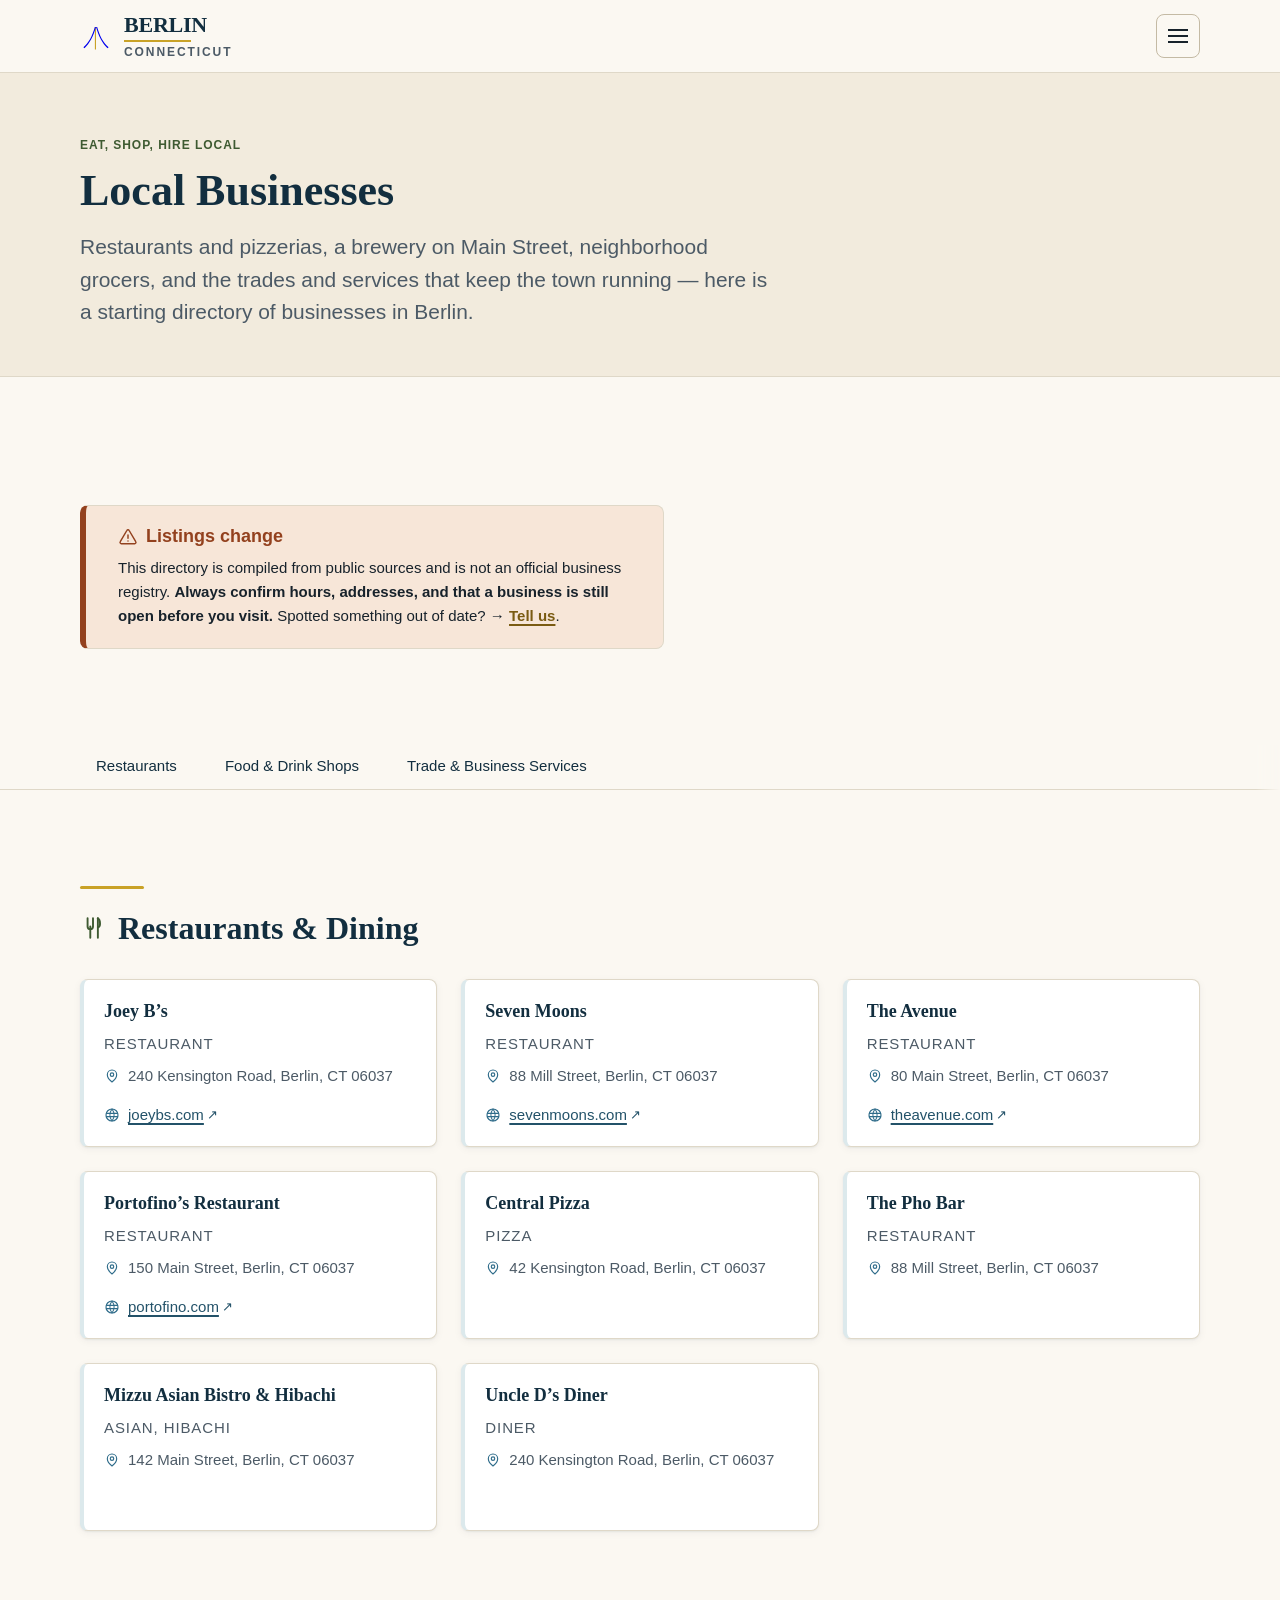
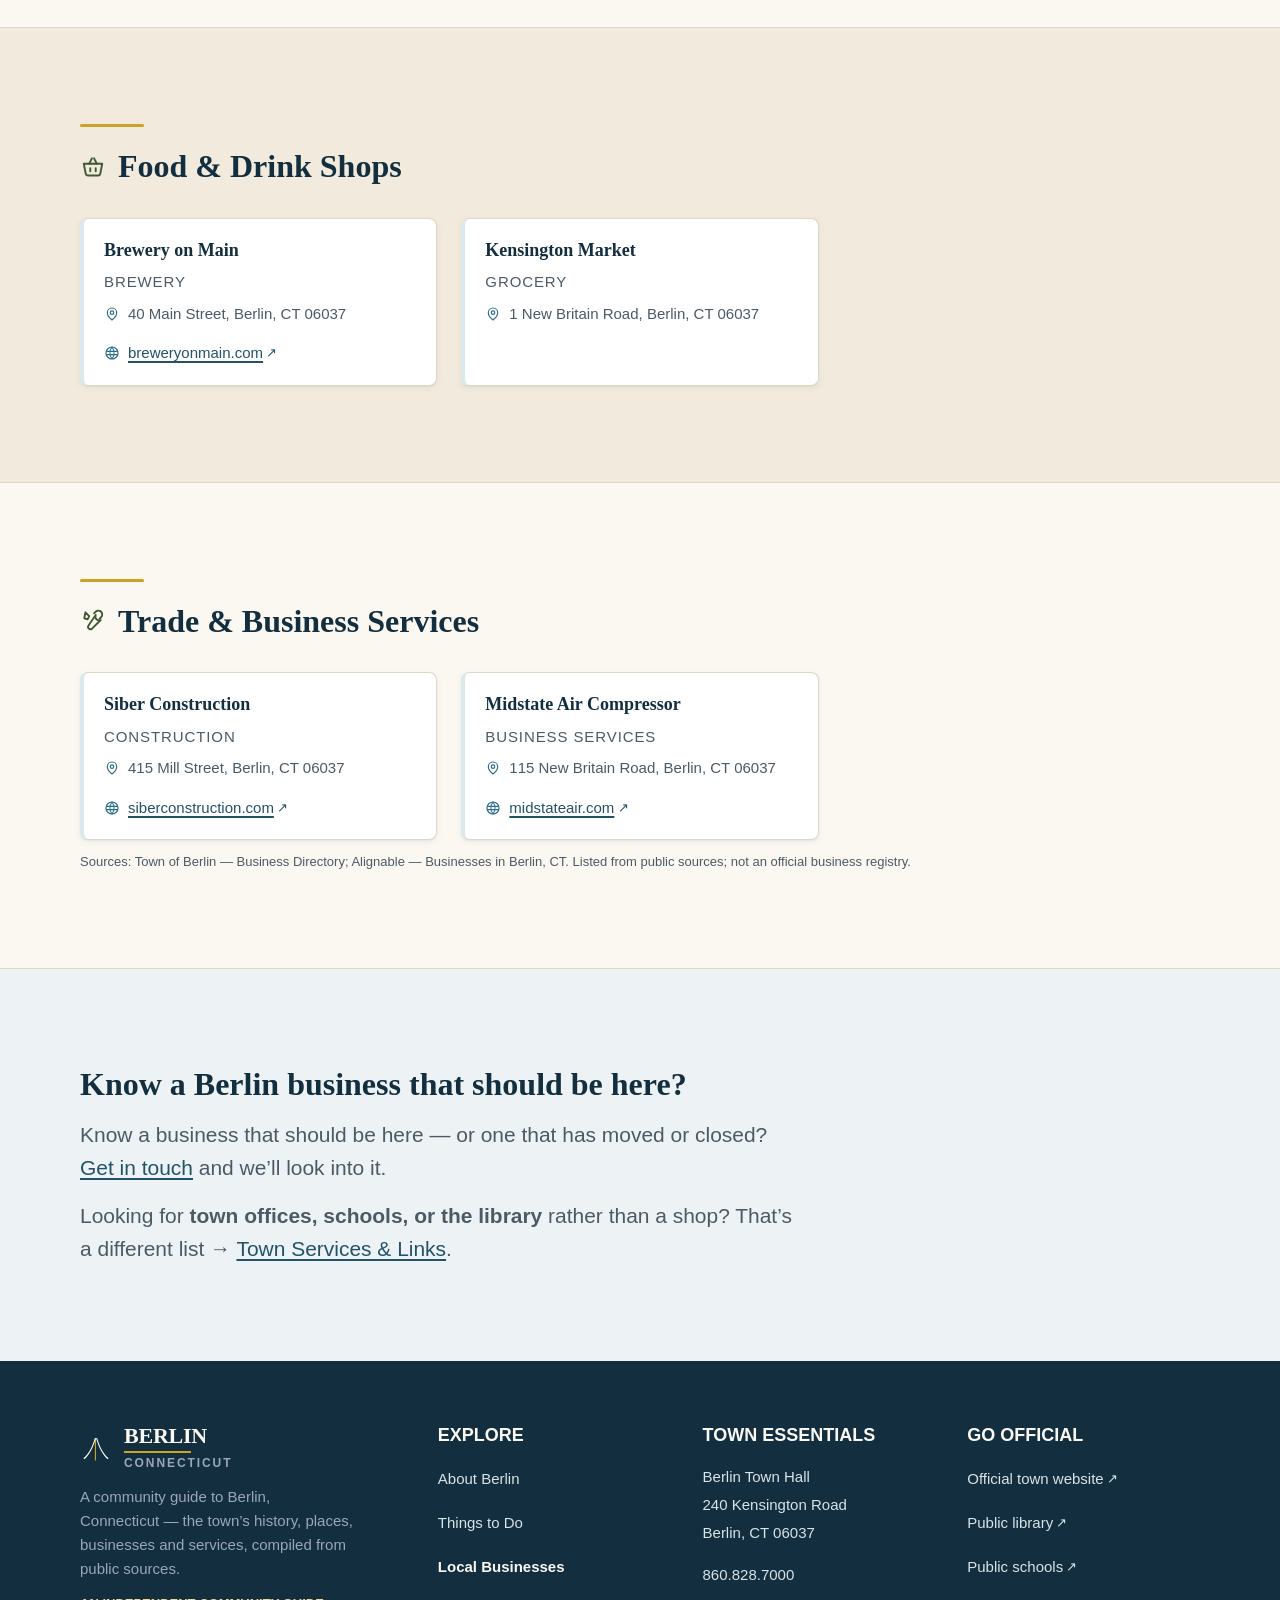
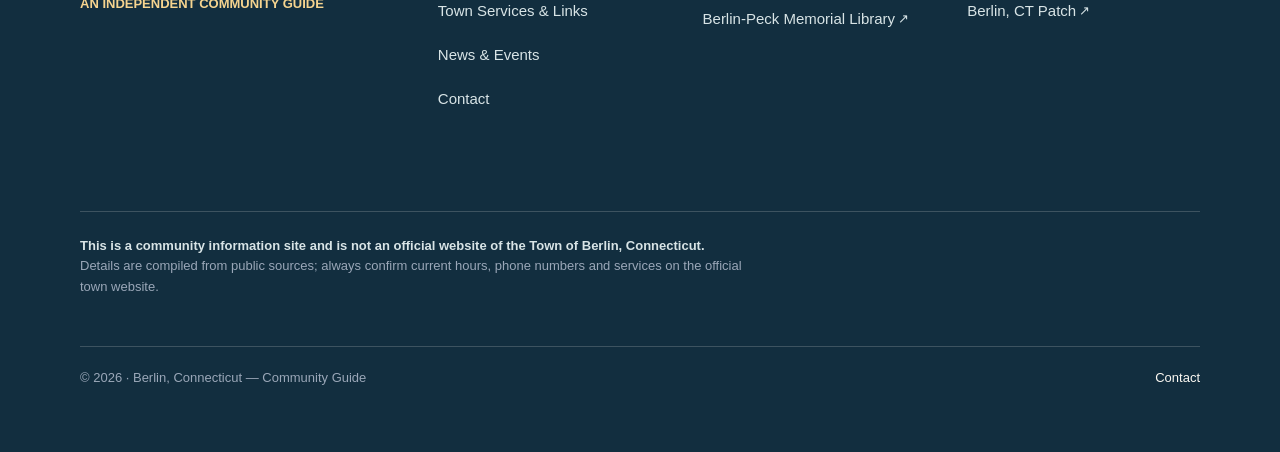
<file: businesses.html>
<!DOCTYPE html>
<html lang="en">
<head>
<meta charset="utf-8">
<meta name="viewport" content="width=device-width, initial-scale=1">
<title>Berlin, CT Local Businesses — Directory &amp; Addresses</title>
<meta name="description" content="A local directory of Berlin, Connecticut businesses — restaurants, breweries, shops and services, with addresses and websites. Listed from public sources.">
<link rel="canonical" href="https://springteasers.github.io/berlin-community/businesses.html">
<meta name="theme-color" content="#122E3F">

<meta property="og:type" content="article">
<meta property="og:site_name" content="Berlin, Connecticut — Community Guide">
<meta property="og:title" content="Berlin, CT Local Businesses — Directory &amp; Addresses">
<meta property="og:description" content="A local directory of Berlin, Connecticut businesses — restaurants, breweries, shops and services, with addresses and websites. Listed from public sources.">
<meta property="og:url" content="https://springteasers.github.io/berlin-community/businesses.html">
<meta property="og:image" content="assets/img/og-image.png">
<meta name="twitter:card" content="summary_large_image">

<link rel="icon" href="assets/img/favicon.svg" type="image/svg+xml">
<link rel="apple-touch-icon" href="assets/img/favicon.svg">
<link rel="stylesheet" href="styles.css">
</head>
<body>

<a class="skip-link" href="#main-content">Skip to main content</a>

<header class="header" id="site-header">
  <div class="container header__inner">
    <a class="header__wordmark" href="index.html" aria-label="Berlin Community Site — home">
      <svg class="mark" viewBox="0 0 100 100" aria-hidden="true" focusable="false">
        <path fill="#C9A227" d="M50 92 C50 68, 50 44, 50 22 L46.5 22 C46.5 44, 46.5 68, 46.5 92 Z"/>
        <path fill="currentColor" d="M14 88 C30 74, 42 50, 50 22 L46.4 22 C38.5 49.6, 27.1 72.4, 10.7 84.9 Z"/>
        <path fill="currentColor" d="M86 88 C70 74, 58 50, 50 22 L53.6 22 C61.5 49.6, 72.9 72.4, 89.3 84.9 Z"/>
      </svg>
      <span class="wordmark">
        <span class="wordmark__berlin">BERLIN</span>
        <span class="wordmark__rule" aria-hidden="true"></span>
        <span class="wordmark__ct">CONNECTICUT</span>
      </span>
    </a>

    <nav class="header__nav" aria-label="Main">
      <ul class="nav__list">
        <li><a class="nav__link" href="about.html">About</a></li>
        <li><a class="nav__link" href="things-to-do.html">Things to Do</a></li>
        <li><a class="nav__link" href="businesses.html" aria-current="page">Businesses</a></li>
        <li><a class="nav__link" href="services.html">Services</a></li>
        <li><a class="nav__link" href="news.html">News &amp; Events</a></li>
        <li><a class="nav__link" href="contact.html">Contact</a></li>
      </ul>
    </nav>

    <div class="header__utility">
      <a class="header__phone" href="tel:+18608287000">860.828.7000</a>
      <a class="btn btn--primary btn--sm ext" href="https://www.berlinct.gov/"
         target="_blank" rel="noopener noreferrer"
         aria-label="Official town website (opens in a new tab)">Official town site</a>
    </div>

    <button class="header__toggle" type="button" id="drawer-toggle"
            aria-expanded="false" aria-controls="mobile-drawer">
      <span class="header__toggle-bars" aria-hidden="true"></span>
      <span class="visually-hidden">Menu</span>
    </button>
  </div>
</header>

<div class="drawer on-dark" id="mobile-drawer" data-open="false" role="dialog" aria-modal="true" aria-label="Site menu">
  <div class="drawer__head">
    <span class="drawer__wordmark">
      <span class="wordmark">
        <span class="wordmark__berlin">BERLIN</span>
        <span class="wordmark__rule" aria-hidden="true"></span>
        <span class="wordmark__ct">CONNECTICUT</span>
      </span>
    </span>
    <button class="drawer__close" type="button" id="drawer-close">
      <span aria-hidden="true">&times;</span>
      <span class="visually-hidden">Close menu</span>
    </button>
  </div>
  <nav aria-label="Main (mobile)">
    <ul class="drawer__list">
      <li><a class="drawer__link" href="about.html">About Berlin</a></li>
      <li><a class="drawer__link" href="things-to-do.html">Things to Do</a></li>
      <li><a class="drawer__link" href="businesses.html" aria-current="page">Local Businesses</a></li>
      <li><a class="drawer__link" href="services.html">Town Services &amp; Links</a></li>
      <li><a class="drawer__link" href="news.html">News &amp; Events</a></li>
      <li><a class="drawer__link" href="contact.html">Contact</a></li>
    </ul>
  </nav>
  <div class="drawer__foot">
    <a class="drawer__phone" href="tel:+18608287000">860.828.7000</a>
    <a class="btn btn--primary ext" href="https://www.berlinct.gov/"
       target="_blank" rel="noopener noreferrer"
       aria-label="Official town website (opens in a new tab)">Official town site</a>
  </div>
</div>

<main id="main-content">

  <section class="page-hero" aria-labelledby="page-title">
    <div class="container">
      <p class="eyebrow">Eat, shop, hire local</p>
      <h1 class="page-hero__title" id="page-title">Local Businesses</h1>
      <p class="lede">
        Restaurants and pizzerias, a brewery on Main Street, neighborhood grocers, and the trades
        and services that keep the town running &mdash; here is a starting directory of
        businesses in Berlin.
      </p>
    </div>
  </section>

  <!-- Verify callout — renders above the listings, per Template D. -->
  <section class="section section--flush-top" aria-labelledby="verify-title">
    <div class="container" style="padding-top: var(--space-8);">
      <div class="callout callout--verify" id="verify-title">
        <h2 class="callout__heading">
          <svg class="icon" aria-hidden="true" focusable="false"><use href="assets/img/icons.svg#i-warning"></use></svg>
          Listings change
        </h2>
        <p>
          This directory is compiled from public sources and is not an official business
          registry. <strong>Always confirm hours, addresses, and that a business is still open
          before you visit.</strong> Spotted something out of date? &rarr;
          <a href="contact.html">Tell us</a>.
        </p>
      </div>
    </div>
  </section>

  <!-- C6 — Category pills: the real sourced groups, not the wireframe's shape example. -->
  <nav class="jump-pills" aria-label="Directory categories">
    <div class="jump-pills__track">
      <a class="jump-pill" href="#restaurants">Restaurants</a>
      <a class="jump-pill" href="#food-drink">Food &amp; Drink Shops</a>
      <a class="jump-pill" href="#services-directory">Trade &amp; Business Services</a>
    </div>
  </nav>

  <!-- Restaurants & Dining -->
  <section class="section" id="restaurants" tabindex="-1" aria-labelledby="restaurants-title">
    <div class="container">
      <div class="section__header">
        <div class="section__rule" aria-hidden="true"></div>
        <h2 class="group-heading" id="restaurants-title">
          <svg class="icon" aria-hidden="true" focusable="false"><use href="assets/img/icons.svg#i-utensils"></use></svg>
          Restaurants &amp; Dining
        </h2>
      </div>

      <div class="grid grid--3">

        <article class="listing">
          <h3 class="listing__name">Joey B&rsquo;s</h3>
          <p class="listing__desc">Restaurant</p>
          <p class="listing__row">
            <svg class="icon icon--sm" aria-hidden="true" focusable="false"><use href="assets/img/icons.svg#i-map-pin"></use></svg>
            <span class="listing__address">240 Kensington Road, Berlin, CT 06037</span>
          </p>
          <p class="listing__row listing__row--site">
            <svg class="icon icon--sm" aria-hidden="true" focusable="false"><use href="assets/img/icons.svg#i-globe"></use></svg>
            <a class="ext" href="https://joeybs.com" target="_blank" rel="noopener noreferrer"
               aria-label="Joey B's website (opens in a new tab)">joeybs.com</a>
          </p>
        </article>

        <article class="listing">
          <h3 class="listing__name">Seven Moons</h3>
          <p class="listing__desc">Restaurant</p>
          <p class="listing__row">
            <svg class="icon icon--sm" aria-hidden="true" focusable="false"><use href="assets/img/icons.svg#i-map-pin"></use></svg>
            <span class="listing__address">88 Mill Street, Berlin, CT 06037</span>
          </p>
          <p class="listing__row listing__row--site">
            <svg class="icon icon--sm" aria-hidden="true" focusable="false"><use href="assets/img/icons.svg#i-globe"></use></svg>
            <a class="ext" href="https://sevenmoons.com" target="_blank" rel="noopener noreferrer"
               aria-label="Seven Moons website (opens in a new tab)">sevenmoons.com</a>
          </p>
        </article>

        <article class="listing">
          <h3 class="listing__name">The Avenue</h3>
          <p class="listing__desc">Restaurant</p>
          <p class="listing__row">
            <svg class="icon icon--sm" aria-hidden="true" focusable="false"><use href="assets/img/icons.svg#i-map-pin"></use></svg>
            <span class="listing__address">80 Main Street, Berlin, CT 06037</span>
          </p>
          <p class="listing__row listing__row--site">
            <svg class="icon icon--sm" aria-hidden="true" focusable="false"><use href="assets/img/icons.svg#i-globe"></use></svg>
            <a class="ext" href="https://theavenue.com" target="_blank" rel="noopener noreferrer"
               aria-label="The Avenue website (opens in a new tab)">theavenue.com</a>
          </p>
        </article>

        <article class="listing">
          <h3 class="listing__name">Portofino&rsquo;s Restaurant</h3>
          <p class="listing__desc">Restaurant</p>
          <p class="listing__row">
            <svg class="icon icon--sm" aria-hidden="true" focusable="false"><use href="assets/img/icons.svg#i-map-pin"></use></svg>
            <span class="listing__address">150 Main Street, Berlin, CT 06037</span>
          </p>
          <p class="listing__row listing__row--site">
            <svg class="icon icon--sm" aria-hidden="true" focusable="false"><use href="assets/img/icons.svg#i-globe"></use></svg>
            <a class="ext" href="https://portofino.com" target="_blank" rel="noopener noreferrer"
               aria-label="Portofino's Restaurant website (opens in a new tab)">portofino.com</a>
          </p>
        </article>

        <article class="listing">
          <h3 class="listing__name">Central Pizza</h3>
          <p class="listing__desc">Pizza</p>
          <p class="listing__row">
            <svg class="icon icon--sm" aria-hidden="true" focusable="false"><use href="assets/img/icons.svg#i-map-pin"></use></svg>
            <span class="listing__address">42 Kensington Road, Berlin, CT 06037</span>
          </p>
          <!-- No confirmed website in research: the website row is omitted,
               never rendered empty and never guessed. -->
        </article>

        <article class="listing">
          <h3 class="listing__name">The Pho Bar</h3>
          <p class="listing__desc">Restaurant</p>
          <p class="listing__row">
            <svg class="icon icon--sm" aria-hidden="true" focusable="false"><use href="assets/img/icons.svg#i-map-pin"></use></svg>
            <span class="listing__address">88 Mill Street, Berlin, CT 06037</span>
          </p>
        </article>

        <article class="listing">
          <h3 class="listing__name">Mizzu Asian Bistro &amp; Hibachi</h3>
          <p class="listing__desc">Asian, hibachi</p>
          <p class="listing__row">
            <svg class="icon icon--sm" aria-hidden="true" focusable="false"><use href="assets/img/icons.svg#i-map-pin"></use></svg>
            <span class="listing__address">142 Main Street, Berlin, CT 06037</span>
          </p>
        </article>

        <article class="listing">
          <h3 class="listing__name">Uncle D&rsquo;s Diner</h3>
          <p class="listing__desc">Diner</p>
          <p class="listing__row">
            <svg class="icon icon--sm" aria-hidden="true" focusable="false"><use href="assets/img/icons.svg#i-map-pin"></use></svg>
            <span class="listing__address">240 Kensington Road, Berlin, CT 06037</span>
          </p>
        </article>

      </div>
    </div>
  </section>

  <!-- Food & Drink Shops -->
  <section class="section section--band" id="food-drink" tabindex="-1" aria-labelledby="food-drink-title">
    <div class="container">
      <div class="section__header">
        <div class="section__rule" aria-hidden="true"></div>
        <h2 class="group-heading" id="food-drink-title">
          <svg class="icon" aria-hidden="true" focusable="false"><use href="assets/img/icons.svg#i-basket"></use></svg>
          Food &amp; Drink Shops
        </h2>
      </div>

      <div class="grid grid--3">

        <article class="listing">
          <h3 class="listing__name">Brewery on Main</h3>
          <p class="listing__desc">Brewery</p>
          <p class="listing__row">
            <svg class="icon icon--sm" aria-hidden="true" focusable="false"><use href="assets/img/icons.svg#i-map-pin"></use></svg>
            <span class="listing__address">40 Main Street, Berlin, CT 06037</span>
          </p>
          <p class="listing__row listing__row--site">
            <svg class="icon icon--sm" aria-hidden="true" focusable="false"><use href="assets/img/icons.svg#i-globe"></use></svg>
            <a class="ext" href="https://breweryonmain.com" target="_blank" rel="noopener noreferrer"
               aria-label="Brewery on Main website (opens in a new tab)">breweryonmain.com</a>
          </p>
        </article>

        <article class="listing">
          <h3 class="listing__name">Kensington Market</h3>
          <p class="listing__desc">Grocery</p>
          <p class="listing__row">
            <svg class="icon icon--sm" aria-hidden="true" focusable="false"><use href="assets/img/icons.svg#i-map-pin"></use></svg>
            <span class="listing__address">1 New Britain Road, Berlin, CT 06037</span>
          </p>
        </article>

      </div>
    </div>
  </section>

  <!-- Trade & Business Services -->
  <section class="section" id="services-directory" tabindex="-1" aria-labelledby="trade-title">
    <div class="container">
      <div class="section__header">
        <div class="section__rule" aria-hidden="true"></div>
        <h2 class="group-heading" id="trade-title">
          <svg class="icon" aria-hidden="true" focusable="false"><use href="assets/img/icons.svg#i-tools"></use></svg>
          Trade &amp; Business Services
        </h2>
      </div>

      <div class="grid grid--3">

        <article class="listing">
          <h3 class="listing__name">Siber Construction</h3>
          <p class="listing__desc">Construction</p>
          <p class="listing__row">
            <svg class="icon icon--sm" aria-hidden="true" focusable="false"><use href="assets/img/icons.svg#i-map-pin"></use></svg>
            <span class="listing__address">415 Mill Street, Berlin, CT 06037</span>
          </p>
          <p class="listing__row listing__row--site">
            <svg class="icon icon--sm" aria-hidden="true" focusable="false"><use href="assets/img/icons.svg#i-globe"></use></svg>
            <a class="ext" href="https://siberconstruction.com" target="_blank" rel="noopener noreferrer"
               aria-label="Siber Construction website (opens in a new tab)">siberconstruction.com</a>
          </p>
        </article>

        <article class="listing">
          <h3 class="listing__name">Midstate Air Compressor</h3>
          <p class="listing__desc">Business services</p>
          <p class="listing__row">
            <svg class="icon icon--sm" aria-hidden="true" focusable="false"><use href="assets/img/icons.svg#i-map-pin"></use></svg>
            <span class="listing__address">115 New Britain Road, Berlin, CT 06037</span>
          </p>
          <p class="listing__row listing__row--site">
            <svg class="icon icon--sm" aria-hidden="true" focusable="false"><use href="assets/img/icons.svg#i-globe"></use></svg>
            <a class="ext" href="https://midstateair.com" target="_blank" rel="noopener noreferrer"
               aria-label="Midstate Air Compressor website (opens in a new tab)">midstateair.com</a>
          </p>
        </article>

      </div>

      <p class="source-line">
        Sources: Town of Berlin &mdash; Business Directory; Alignable &mdash; Businesses in Berlin, CT.
        Listed from public sources; not an official business registry.
      </p>
    </div>
  </section>

  <!-- Closing note -->
  <section class="section section--tint" aria-labelledby="closing-title">
    <div class="container">
      <h2 id="closing-title">Know a Berlin business that should be here?</h2>
      <p class="section-intro">
        Know a business that should be here &mdash; or one that has moved or closed?
        <a href="contact.html">Get in touch</a> and we&rsquo;ll look into it.
      </p>
      <p class="section-intro">
        Looking for <strong>town offices, schools, or the library</strong> rather than a shop?
        That&rsquo;s a different list &rarr; <a href="services.html">Town Services &amp; Links</a>.
      </p>
    </div>
  </section>

</main>

<footer class="footer on-dark">
  <div class="container">
    <div class="footer__grid">

      <div>
        <span class="footer__wordmark">
          <svg class="mark" viewBox="0 0 100 100" aria-hidden="true" focusable="false">
            <path fill="#C9A227" d="M50 92 C50 68, 50 44, 50 22 L46.5 22 C46.5 44, 46.5 68, 46.5 92 Z"/>
            <path fill="currentColor" d="M14 88 C30 74, 42 50, 50 22 L46.4 22 C38.5 49.6, 27.1 72.4, 10.7 84.9 Z"/>
            <path fill="currentColor" d="M86 88 C70 74, 58 50, 50 22 L53.6 22 C61.5 49.6, 72.9 72.4, 89.3 84.9 Z"/>
          </svg>
          <span class="wordmark">
            <span class="wordmark__berlin">BERLIN</span>
            <span class="wordmark__rule" aria-hidden="true"></span>
            <span class="wordmark__ct">CONNECTICUT</span>
          </span>
        </span>
        <p class="footer__desc">
          A community guide to Berlin, Connecticut &mdash; the town&rsquo;s history, places,
          businesses and services, compiled from public sources.
        </p>
        <p class="footer__tagline">An independent community guide</p>
      </div>

      <nav aria-labelledby="footer-explore">
        <h2 class="footer__heading" id="footer-explore">Explore</h2>
        <ul class="footer__list">
          <li><a href="about.html">About Berlin</a></li>
          <li><a href="things-to-do.html">Things to Do</a></li>
          <li><a href="businesses.html" aria-current="page">Local Businesses</a></li>
          <li><a href="services.html">Town Services &amp; Links</a></li>
          <li><a href="news.html">News &amp; Events</a></li>
          <li><a href="contact.html">Contact</a></li>
        </ul>
      </nav>

      <div>
        <h2 class="footer__heading">Town essentials</h2>
        <ul class="footer__list">
          <li><span>Berlin Town Hall<br>240 Kensington Road<br>Berlin, CT 06037</span></li>
          <li><a class="footer__phone" href="tel:+18608287000">860.828.7000</a></li>
          <li><a class="ext" href="http://www.berlinpeck.org/" target="_blank" rel="noopener noreferrer"
                 aria-label="Berlin-Peck Memorial Library (opens in a new tab)">Berlin-Peck Memorial Library</a></li>
        </ul>
      </div>

      <div>
        <h2 class="footer__heading">Go official</h2>
        <ul class="footer__list">
          <li><a class="ext" href="https://www.berlinct.gov/" target="_blank" rel="noopener noreferrer"
                 aria-label="Official town website (opens in a new tab)">Official town website</a></li>
          <li><a class="ext" href="http://www.berlinpeck.org/" target="_blank" rel="noopener noreferrer"
                 aria-label="Public library (opens in a new tab)">Public library</a></li>
          <li><a class="ext" href="https://www.berlinct.gov/department/index.php?structureid=40" target="_blank" rel="noopener noreferrer"
                 aria-label="Public schools (opens in a new tab)">Public schools</a></li>
          <li><a class="ext" href="https://patch.com/connecticut/berlin" target="_blank" rel="noopener noreferrer"
                 aria-label="Berlin, CT Patch — local news (opens in a new tab)">Berlin, CT Patch</a></li>
        </ul>
      </div>

    </div>

    <div class="footer__disclaimer">
      <p>
        <strong>This is a community information site and is not an official website of the Town of
        Berlin, Connecticut.</strong> Details are compiled from public sources; always confirm
        current hours, phone numbers and services on the official town website.
      </p>
    </div>

    <div class="footer__legal">
      <p>&copy; <span id="footer-year">2026</span> &middot; Berlin, Connecticut &mdash; Community Guide</p>
      <p><a href="contact.html">Contact</a></p>
    </div>
  </div>
</footer>

<script src="main.js" defer></script>
</body>
</html>
</file>
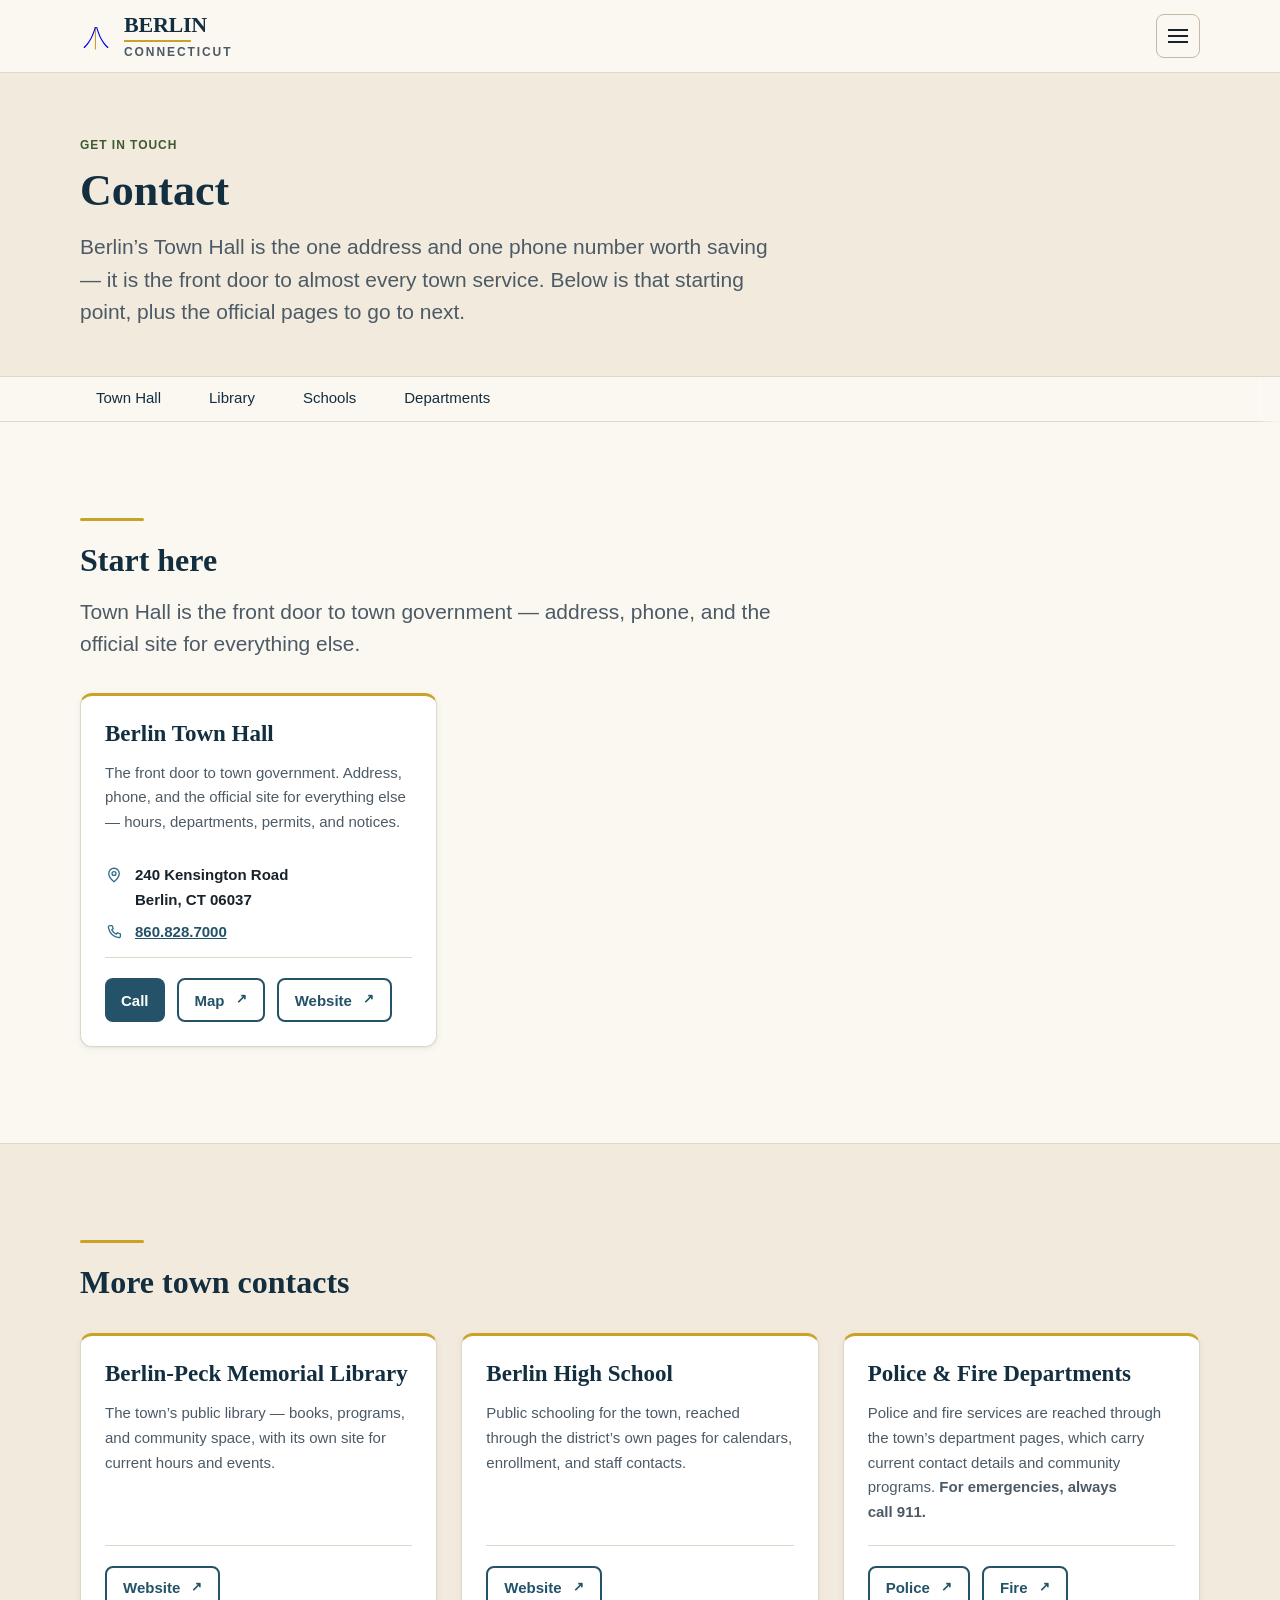
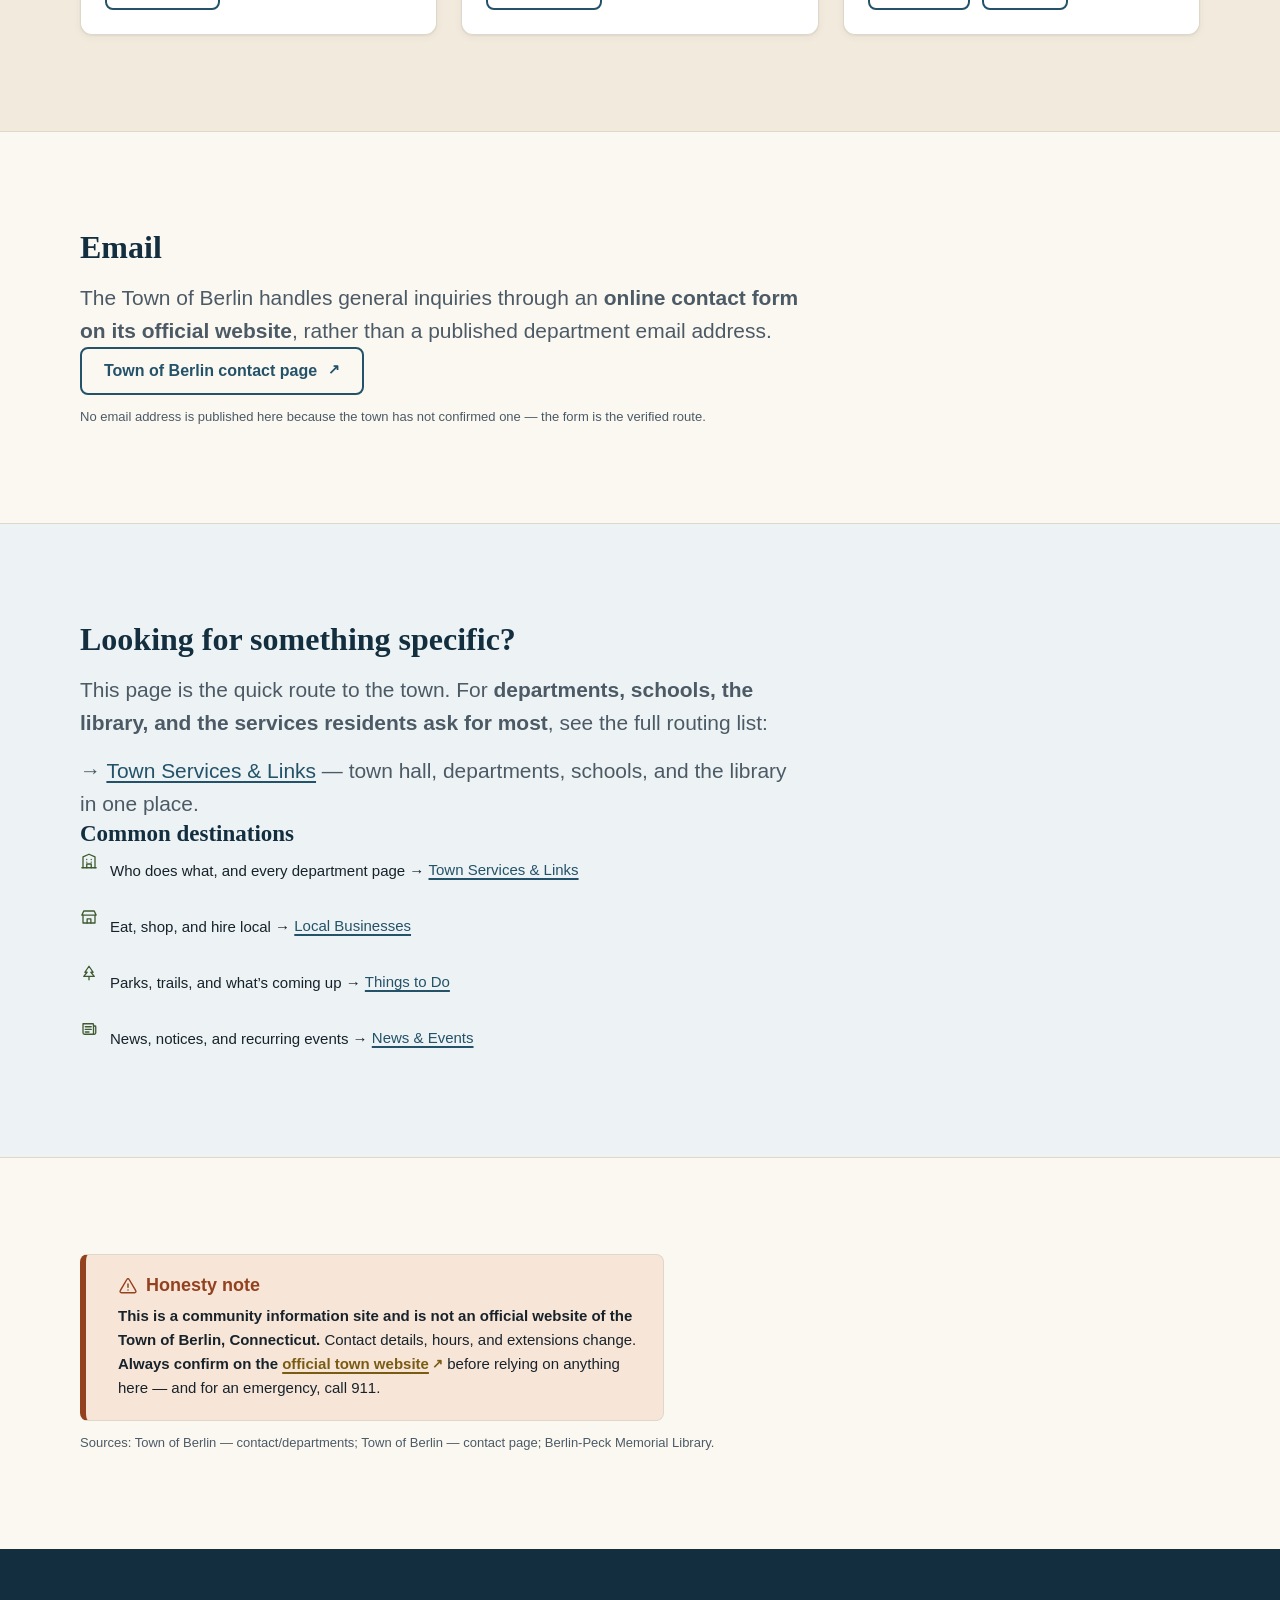
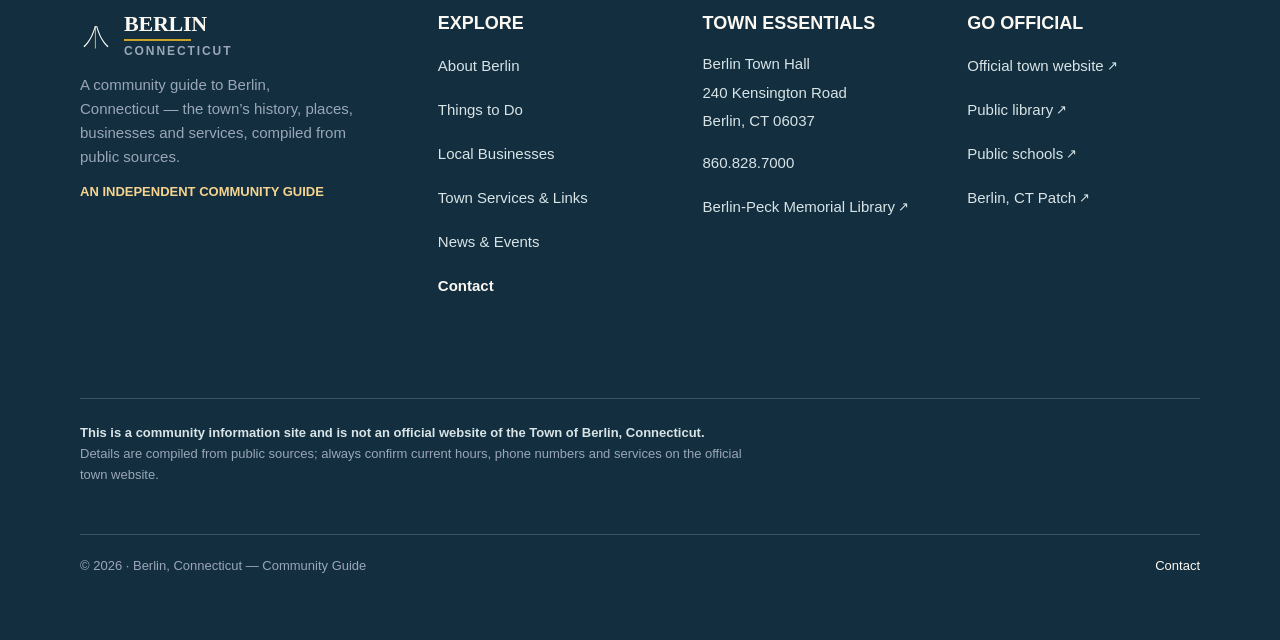
<file: contact.html>
<!DOCTYPE html>
<html lang="en">
<head>
<meta charset="utf-8">
<meta name="viewport" content="width=device-width, initial-scale=1">
<title>Contact Berlin, CT — Town Hall Phone &amp; Address</title>
<meta name="description" content="Contact the Town of Berlin, Connecticut — Town Hall address, main phone number, library, and the official pages for every department and service.">
<link rel="canonical" href="https://springteasers.github.io/berlin-community/contact.html">
<meta name="theme-color" content="#122E3F">

<meta property="og:type" content="article">
<meta property="og:site_name" content="Berlin, Connecticut — Community Guide">
<meta property="og:title" content="Contact Berlin, CT — Town Hall Phone &amp; Address">
<meta property="og:description" content="Contact the Town of Berlin, Connecticut — Town Hall address, main phone number, library, and the official pages for every department and service.">
<meta property="og:url" content="https://springteasers.github.io/berlin-community/contact.html">
<meta property="og:image" content="assets/img/og-image.png">
<meta name="twitter:card" content="summary_large_image">

<link rel="icon" href="assets/img/favicon.svg" type="image/svg+xml">
<link rel="apple-touch-icon" href="assets/img/favicon.svg">
<link rel="stylesheet" href="styles.css">
</head>
<body>

<a class="skip-link" href="#main-content">Skip to main content</a>

<header class="header" id="site-header">
  <div class="container header__inner">
    <a class="header__wordmark" href="index.html" aria-label="Berlin Community Site — home">
      <svg class="mark" viewBox="0 0 100 100" aria-hidden="true" focusable="false">
        <path fill="#C9A227" d="M50 92 C50 68, 50 44, 50 22 L46.5 22 C46.5 44, 46.5 68, 46.5 92 Z"/>
        <path fill="currentColor" d="M14 88 C30 74, 42 50, 50 22 L46.4 22 C38.5 49.6, 27.1 72.4, 10.7 84.9 Z"/>
        <path fill="currentColor" d="M86 88 C70 74, 58 50, 50 22 L53.6 22 C61.5 49.6, 72.9 72.4, 89.3 84.9 Z"/>
      </svg>
      <span class="wordmark">
        <span class="wordmark__berlin">BERLIN</span>
        <span class="wordmark__rule" aria-hidden="true"></span>
        <span class="wordmark__ct">CONNECTICUT</span>
      </span>
    </a>

    <nav class="header__nav" aria-label="Main">
      <ul class="nav__list">
        <li><a class="nav__link" href="about.html">About</a></li>
        <li><a class="nav__link" href="things-to-do.html">Things to Do</a></li>
        <li><a class="nav__link" href="businesses.html">Businesses</a></li>
        <li><a class="nav__link" href="services.html">Services</a></li>
        <li><a class="nav__link" href="news.html">News &amp; Events</a></li>
        <li><a class="nav__link" href="contact.html" aria-current="page">Contact</a></li>
      </ul>
    </nav>

    <div class="header__utility">
      <a class="header__phone" href="tel:+18608287000">860.828.7000</a>
      <a class="btn btn--primary btn--sm ext" href="https://www.berlinct.gov/"
         target="_blank" rel="noopener noreferrer"
         aria-label="Official town website (opens in a new tab)">Official town site</a>
    </div>

    <button class="header__toggle" type="button" id="drawer-toggle"
            aria-expanded="false" aria-controls="mobile-drawer">
      <span class="header__toggle-bars" aria-hidden="true"></span>
      <span class="visually-hidden">Menu</span>
    </button>
  </div>
</header>

<div class="drawer on-dark" id="mobile-drawer" data-open="false" role="dialog" aria-modal="true" aria-label="Site menu">
  <div class="drawer__head">
    <span class="drawer__wordmark">
      <span class="wordmark">
        <span class="wordmark__berlin">BERLIN</span>
        <span class="wordmark__rule" aria-hidden="true"></span>
        <span class="wordmark__ct">CONNECTICUT</span>
      </span>
    </span>
    <button class="drawer__close" type="button" id="drawer-close">
      <span aria-hidden="true">&times;</span>
      <span class="visually-hidden">Close menu</span>
    </button>
  </div>
  <nav aria-label="Main (mobile)">
    <ul class="drawer__list">
      <li><a class="drawer__link" href="about.html">About Berlin</a></li>
      <li><a class="drawer__link" href="things-to-do.html">Things to Do</a></li>
      <li><a class="drawer__link" href="businesses.html">Local Businesses</a></li>
      <li><a class="drawer__link" href="services.html">Town Services &amp; Links</a></li>
      <li><a class="drawer__link" href="news.html">News &amp; Events</a></li>
      <li><a class="drawer__link" href="contact.html" aria-current="page">Contact</a></li>
    </ul>
  </nav>
  <div class="drawer__foot">
    <a class="drawer__phone" href="tel:+18608287000">860.828.7000</a>
    <a class="btn btn--primary ext" href="https://www.berlinct.gov/"
       target="_blank" rel="noopener noreferrer"
       aria-label="Official town website (opens in a new tab)">Official town site</a>
  </div>
</div>

<main id="main-content">

  <section class="page-hero" aria-labelledby="page-title">
    <div class="container">
      <p class="eyebrow">Get in touch</p>
      <h1 class="page-hero__title" id="page-title">Contact</h1>
      <p class="lede">
        Berlin&rsquo;s Town Hall is the one address and one phone number worth saving &mdash; it is
        the front door to almost every town service. Below is that starting point, plus the
        official pages to go to next.
      </p>
    </div>
  </section>

  <!-- C6 — Jump pills. Library / Schools / Departments point across to services.html,
       where those anchor IDs actually live (contact.md copy note). -->
  <nav class="jump-pills" aria-label="On this page and related pages">
    <div class="jump-pills__track">
      <a class="jump-pill" href="#town-hall">Town Hall</a>
      <a class="jump-pill" href="services.html#library">Library</a>
      <a class="jump-pill" href="services.html#schools">Schools</a>
      <a class="jump-pill" href="services.html#departments">Departments</a>
    </div>
  </nav>

  <!-- Start here — the primary contact card -->
  <section class="section" id="town-hall" tabindex="-1" aria-labelledby="start-title">
    <div class="container">
      <div class="section__header">
        <div class="section__rule" aria-hidden="true"></div>
        <h2 id="start-title">Start here</h2>
        <p class="section-intro">
          Town Hall is the front door to town government &mdash; address, phone, and the official
          site for everything else.
        </p>
      </div>

      <div class="grid grid--3">
        <!-- C9 — contact card: equal height, bottom-aligned Call / Map / Site action row. -->
        <article class="contact-card">
          <h3 class="contact-card__title">Berlin Town Hall</h3>
          <div class="contact-card__body">
            <p>
              The front door to town government. Address, phone, and the official site for
              everything else &mdash; hours, departments, permits, and notices.
            </p>
          </div>
          <div class="contact-card__facts">
            <p class="contact-card__fact">
              <svg class="icon" aria-hidden="true" focusable="false"><use href="assets/img/icons.svg#i-map-pin"></use></svg>
              <span><strong>240 Kensington Road<br>Berlin, CT 06037</strong></span>
            </p>
            <p class="contact-card__fact">
              <svg class="icon" aria-hidden="true" focusable="false"><use href="assets/img/icons.svg#i-phone"></use></svg>
              <a href="tel:+18608287000">860.828.7000</a>
            </p>
          </div>
          <div class="contact-card__actions">
            <a class="btn btn--primary btn--sm" href="tel:+18608287000">Call</a>
            <a class="btn btn--outline btn--sm ext"
               href="https://www.google.com/maps/search/?api=1&amp;query=240+Kensington+Road+Berlin+CT+06037"
               target="_blank" rel="noopener noreferrer"
               aria-label="Town Hall on the map (opens in a new tab)">Map</a>
            <a class="btn btn--outline btn--sm ext" href="https://www.berlinct.gov/"
               target="_blank" rel="noopener noreferrer"
               aria-label="Town Hall website (opens in a new tab)">Website</a>
          </div>
        </article>
      </div>
    </div>
  </section>

  <!-- Contact cards grid — equal height, bottom-aligned action rows.
       Cards with no confirmed street address render a reduced action row, never a blank line. -->
  <section class="section section--band" aria-labelledby="cards-title">
    <div class="container">
      <div class="section__header">
        <div class="section__rule" aria-hidden="true"></div>
        <h2 id="cards-title">More town contacts</h2>
      </div>

      <div class="grid grid--3">

        <article class="contact-card">
          <h3 class="contact-card__title">Berlin-Peck Memorial Library</h3>
          <div class="contact-card__body">
            <p>
              The town&rsquo;s public library &mdash; books, programs, and community space, with
              its own site for current hours and events.
            </p>
          </div>
          <!-- No street address or phone recorded in research: website row only. -->
          <div class="contact-card__actions">
            <a class="btn btn--outline btn--sm ext" href="http://www.berlinpeck.org/"
               target="_blank" rel="noopener noreferrer"
               aria-label="Berlin-Peck Memorial Library website (opens in a new tab)">Website</a>
          </div>
        </article>

        <article class="contact-card">
          <h3 class="contact-card__title">Berlin High School</h3>
          <div class="contact-card__body">
            <p>
              Public schooling for the town, reached through the district&rsquo;s own pages for
              calendars, enrollment, and staff contacts.
            </p>
          </div>
          <div class="contact-card__actions">
            <a class="btn btn--outline btn--sm ext"
               href="https://www.berlinct.gov/department/index.php?structureid=40"
               target="_blank" rel="noopener noreferrer"
               aria-label="Berlin High School on the official town website (opens in a new tab)">Website</a>
          </div>
        </article>

        <article class="contact-card">
          <h3 class="contact-card__title">Police &amp; Fire Departments</h3>
          <div class="contact-card__body">
            <p>
              Police and fire services are reached through the town&rsquo;s department pages,
              which carry current contact details and community programs.
              <strong>For emergencies, always call 911.</strong>
            </p>
            <!-- BUILD NOTE: research points police and fire at the same town department page.
                 Confirm and update the fire department's distinct URL with the town before
                 publishing. Do not guess a URL. -->
          </div>
          <div class="contact-card__actions">
            <a class="btn btn--outline btn--sm ext"
               href="https://www.berlinct.gov/department/index.php?structureid=118"
               target="_blank" rel="noopener noreferrer"
               aria-label="Berlin Police on the official town website (opens in a new tab)">Police</a>
            <a class="btn btn--outline btn--sm ext"
               href="https://www.berlinct.gov/department/index.php?structureid=118"
               target="_blank" rel="noopener noreferrer"
               aria-label="Berlin Fire Department on the official town website (opens in a new tab)">Fire</a>
          </div>
        </article>

      </div>
    </div>
  </section>

  <!-- Email route — the town uses a web form; no address is published. -->
  <section class="section" aria-labelledby="email-title">
    <div class="container">
      <h2 id="email-title">Email</h2>
      <p class="section-intro">
        The Town of Berlin handles general inquiries through an
        <strong>online contact form on its official website</strong>, rather than a published
        department email address.
      </p>
      <p>
        <a class="btn btn--outline ext"
           href="https://www.berlinct.gov/topic/index.php?topicid=200&amp;structureid="
           target="_blank" rel="noopener noreferrer"
           aria-label="Town of Berlin contact form (opens in a new tab)">Town of Berlin contact page</a>
      </p>
      <p class="source-line">
        No email address is published here because the town has not confirmed one &mdash; the form
        is the verified route.
      </p>
    </div>
  </section>

  <!-- Routing block to services.html -->
  <section class="section section--tint" aria-labelledby="routing-title">
    <div class="container">
      <h2 id="routing-title">Looking for something specific?</h2>
      <p class="section-intro">
        This page is the quick route to the town. For
        <strong>departments, schools, the library, and the services residents ask for most</strong>,
        see the full routing list:
      </p>
      <p class="section-intro">
        &rarr; <a href="services.html">Town Services &amp; Links</a> &mdash; town hall,
        departments, schools, and the library in one place.
      </p>

      <h3>Common destinations</h3>
      <div class="link-list">
        <p class="link-list__item">
          <svg class="icon" aria-hidden="true" focusable="false"><use href="assets/img/icons.svg#i-building"></use></svg>
          <span>Who does what, and every department page &rarr; <a href="services.html#departments">Town Services &amp; Links</a></span>
        </p>
        <p class="link-list__item">
          <svg class="icon" aria-hidden="true" focusable="false"><use href="assets/img/icons.svg#i-store"></use></svg>
          <span>Eat, shop, and hire local &rarr; <a href="businesses.html">Local Businesses</a></span>
        </p>
        <p class="link-list__item">
          <svg class="icon" aria-hidden="true" focusable="false"><use href="assets/img/icons.svg#i-tree"></use></svg>
          <span>Parks, trails, and what&rsquo;s coming up &rarr; <a href="things-to-do.html">Things to Do</a></span>
        </p>
        <p class="link-list__item">
          <svg class="icon" aria-hidden="true" focusable="false"><use href="assets/img/icons.svg#i-news"></use></svg>
          <span>News, notices, and recurring events &rarr; <a href="news.html">News &amp; Events</a></span>
        </p>
      </div>
    </div>
  </section>

  <!-- In-page honesty note (separate from the mandatory footer disclaimer). -->
  <section class="section" aria-labelledby="honesty-title">
    <div class="container">
      <div class="callout callout--verify">
        <h2 class="callout__heading" id="honesty-title">
          <svg class="icon" aria-hidden="true" focusable="false"><use href="assets/img/icons.svg#i-warning"></use></svg>
          Honesty note
        </h2>
        <p>
          <strong>This is a community information site and is not an official website of the Town
          of Berlin, Connecticut.</strong> Contact details, hours, and extensions change.
          <strong>Always confirm on the
          <a class="ext" href="https://www.berlinct.gov/" target="_blank" rel="noopener noreferrer"
             aria-label="official town website (opens in a new tab)">official town website</a></strong>
          before relying on anything here &mdash; and for an emergency, call 911.
        </p>
      </div>

      <p class="source-line">
        Sources: Town of Berlin &mdash; contact/departments; Town of Berlin &mdash; contact page;
        Berlin-Peck Memorial Library.
      </p>
    </div>
  </section>

</main>

<footer class="footer on-dark">
  <div class="container">
    <div class="footer__grid">

      <div>
        <span class="footer__wordmark">
          <svg class="mark" viewBox="0 0 100 100" aria-hidden="true" focusable="false">
            <path fill="#C9A227" d="M50 92 C50 68, 50 44, 50 22 L46.5 22 C46.5 44, 46.5 68, 46.5 92 Z"/>
            <path fill="currentColor" d="M14 88 C30 74, 42 50, 50 22 L46.4 22 C38.5 49.6, 27.1 72.4, 10.7 84.9 Z"/>
            <path fill="currentColor" d="M86 88 C70 74, 58 50, 50 22 L53.6 22 C61.5 49.6, 72.9 72.4, 89.3 84.9 Z"/>
          </svg>
          <span class="wordmark">
            <span class="wordmark__berlin">BERLIN</span>
            <span class="wordmark__rule" aria-hidden="true"></span>
            <span class="wordmark__ct">CONNECTICUT</span>
          </span>
        </span>
        <p class="footer__desc">
          A community guide to Berlin, Connecticut &mdash; the town&rsquo;s history, places,
          businesses and services, compiled from public sources.
        </p>
        <p class="footer__tagline">An independent community guide</p>
      </div>

      <nav aria-labelledby="footer-explore">
        <h2 class="footer__heading" id="footer-explore">Explore</h2>
        <ul class="footer__list">
          <li><a href="about.html">About Berlin</a></li>
          <li><a href="things-to-do.html">Things to Do</a></li>
          <li><a href="businesses.html">Local Businesses</a></li>
          <li><a href="services.html">Town Services &amp; Links</a></li>
          <li><a href="news.html">News &amp; Events</a></li>
          <li><a href="contact.html" aria-current="page">Contact</a></li>
        </ul>
      </nav>

      <div>
        <h2 class="footer__heading">Town essentials</h2>
        <ul class="footer__list">
          <li><span>Berlin Town Hall<br>240 Kensington Road<br>Berlin, CT 06037</span></li>
          <li><a class="footer__phone" href="tel:+18608287000">860.828.7000</a></li>
          <li><a class="ext" href="http://www.berlinpeck.org/" target="_blank" rel="noopener noreferrer"
                 aria-label="Berlin-Peck Memorial Library (opens in a new tab)">Berlin-Peck Memorial Library</a></li>
        </ul>
      </div>

      <div>
        <h2 class="footer__heading">Go official</h2>
        <ul class="footer__list">
          <li><a class="ext" href="https://www.berlinct.gov/" target="_blank" rel="noopener noreferrer"
                 aria-label="Official town website (opens in a new tab)">Official town website</a></li>
          <li><a class="ext" href="http://www.berlinpeck.org/" target="_blank" rel="noopener noreferrer"
                 aria-label="Public library (opens in a new tab)">Public library</a></li>
          <li><a class="ext" href="https://www.berlinct.gov/department/index.php?structureid=40" target="_blank" rel="noopener noreferrer"
                 aria-label="Public schools (opens in a new tab)">Public schools</a></li>
          <li><a class="ext" href="https://patch.com/connecticut/berlin" target="_blank" rel="noopener noreferrer"
                 aria-label="Berlin, CT Patch — local news (opens in a new tab)">Berlin, CT Patch</a></li>
        </ul>
      </div>

    </div>

    <div class="footer__disclaimer">
      <p>
        <strong>This is a community information site and is not an official website of the Town of
        Berlin, Connecticut.</strong> Details are compiled from public sources; always confirm
        current hours, phone numbers and services on the official town website.
      </p>
    </div>

    <div class="footer__legal">
      <p>&copy; <span id="footer-year">2026</span> &middot; Berlin, Connecticut &mdash; Community Guide</p>
      <p><a href="contact.html">Contact</a></p>
    </div>
  </div>
</footer>

<script src="main.js" defer></script>
</body>
</html>
</file>
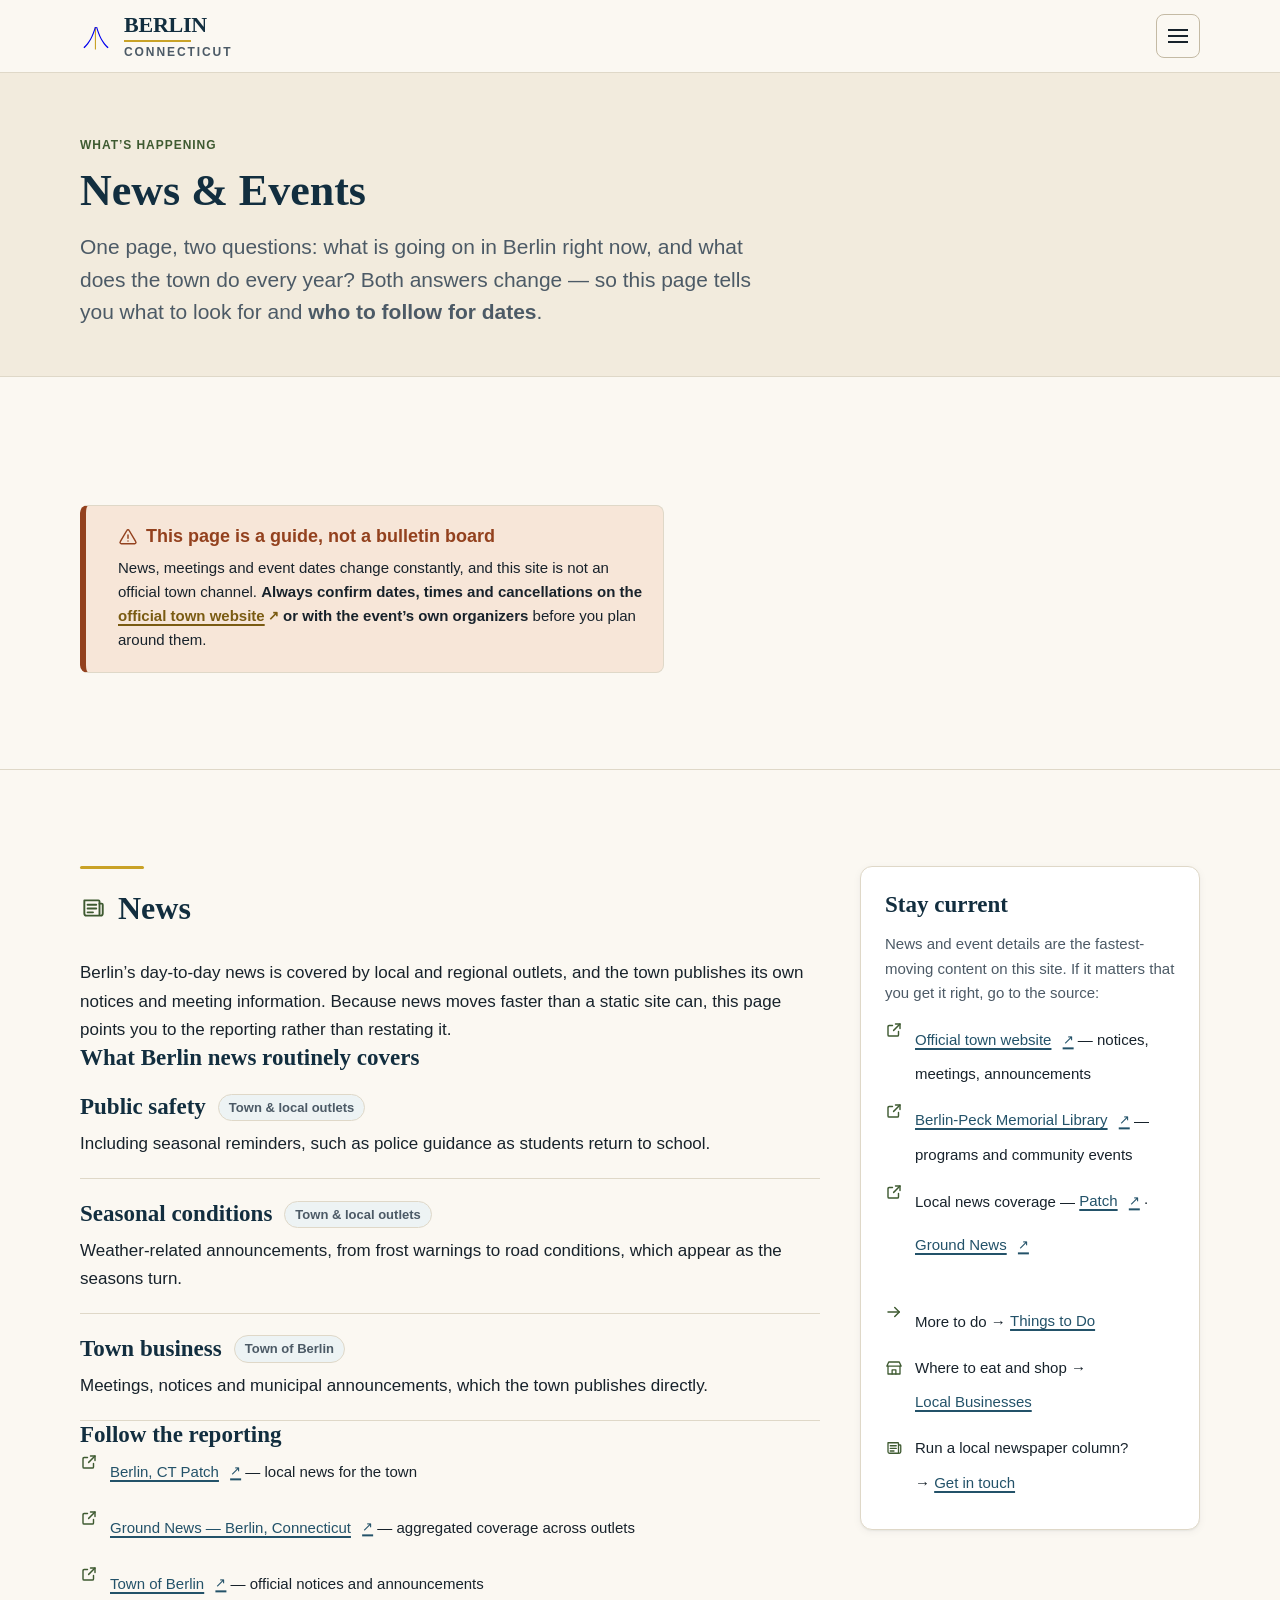
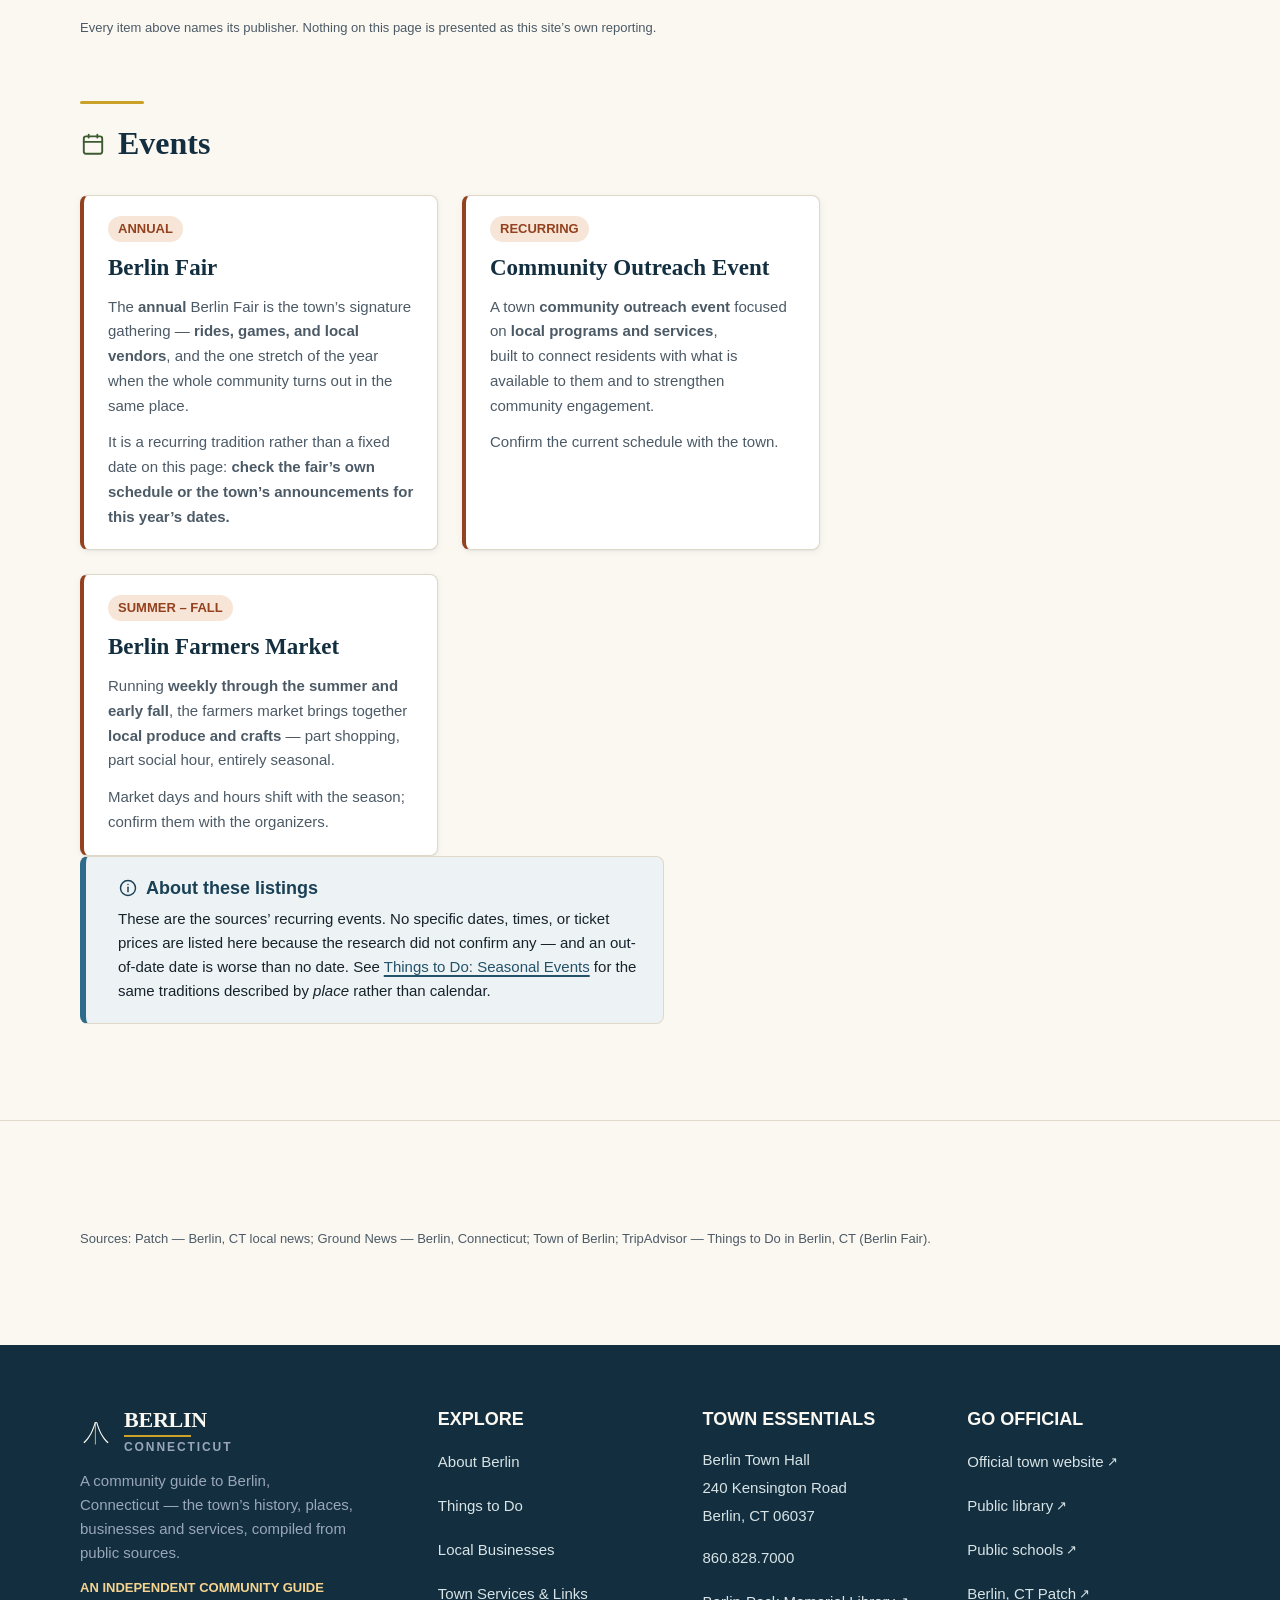
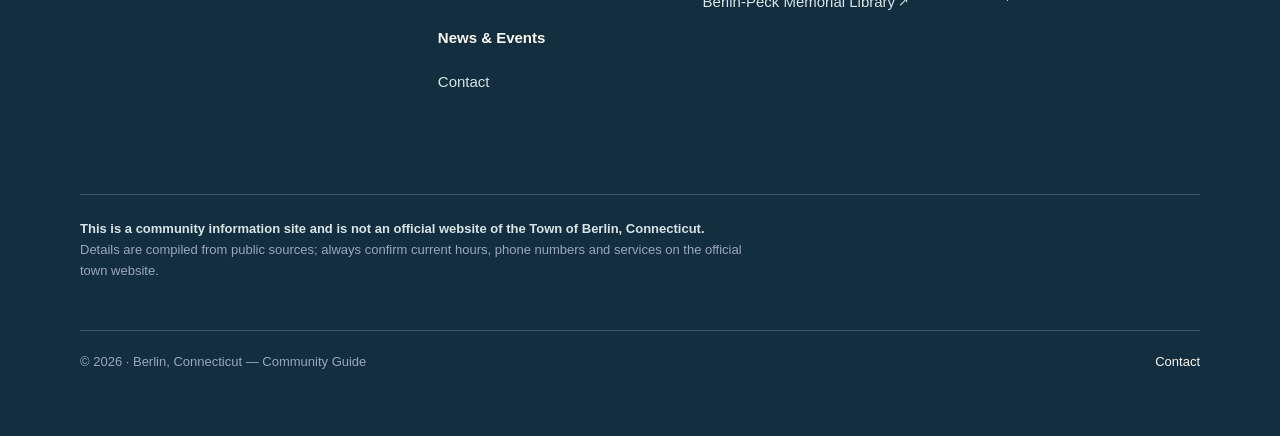
<file: news.html>
<!DOCTYPE html>
<html lang="en">
<head>
<meta charset="utf-8">
<meta name="viewport" content="width=device-width, initial-scale=1">
<title>Berlin, CT News &amp; Events — What&rsquo;s Happening</title>
<meta name="description" content="What's happening in Berlin, Connecticut — local news and the town's recurring events, with the official sources to follow for dates, notices and changes.">
<link rel="canonical" href="https://springteasers.github.io/berlin-community/news.html">
<meta name="theme-color" content="#122E3F">

<meta property="og:type" content="article">
<meta property="og:site_name" content="Berlin, Connecticut — Community Guide">
<meta property="og:title" content="Berlin, CT News &amp; Events — What&rsquo;s Happening">
<meta property="og:description" content="What's happening in Berlin, Connecticut — local news and the town's recurring events, with the official sources to follow for dates, notices and changes.">
<meta property="og:url" content="https://springteasers.github.io/berlin-community/news.html">
<meta property="og:image" content="assets/img/og-image.png">
<meta name="twitter:card" content="summary_large_image">

<link rel="icon" href="assets/img/favicon.svg" type="image/svg+xml">
<link rel="apple-touch-icon" href="assets/img/favicon.svg">
<link rel="stylesheet" href="styles.css">
</head>
<body>

<a class="skip-link" href="#main-content">Skip to main content</a>

<header class="header" id="site-header">
  <div class="container header__inner">
    <a class="header__wordmark" href="index.html" aria-label="Berlin Community Site — home">
      <svg class="mark" viewBox="0 0 100 100" aria-hidden="true" focusable="false">
        <path fill="#C9A227" d="M50 92 C50 68, 50 44, 50 22 L46.5 22 C46.5 44, 46.5 68, 46.5 92 Z"/>
        <path fill="currentColor" d="M14 88 C30 74, 42 50, 50 22 L46.4 22 C38.5 49.6, 27.1 72.4, 10.7 84.9 Z"/>
        <path fill="currentColor" d="M86 88 C70 74, 58 50, 50 22 L53.6 22 C61.5 49.6, 72.9 72.4, 89.3 84.9 Z"/>
      </svg>
      <span class="wordmark">
        <span class="wordmark__berlin">BERLIN</span>
        <span class="wordmark__rule" aria-hidden="true"></span>
        <span class="wordmark__ct">CONNECTICUT</span>
      </span>
    </a>

    <nav class="header__nav" aria-label="Main">
      <ul class="nav__list">
        <li><a class="nav__link" href="about.html">About</a></li>
        <li><a class="nav__link" href="things-to-do.html">Things to Do</a></li>
        <li><a class="nav__link" href="businesses.html">Businesses</a></li>
        <li><a class="nav__link" href="services.html">Services</a></li>
        <li><a class="nav__link" href="news.html" aria-current="page">News &amp; Events</a></li>
        <li><a class="nav__link" href="contact.html">Contact</a></li>
      </ul>
    </nav>

    <div class="header__utility">
      <a class="header__phone" href="tel:+18608287000">860.828.7000</a>
      <a class="btn btn--primary btn--sm ext" href="https://www.berlinct.gov/"
         target="_blank" rel="noopener noreferrer"
         aria-label="Official town website (opens in a new tab)">Official town site</a>
    </div>

    <button class="header__toggle" type="button" id="drawer-toggle"
            aria-expanded="false" aria-controls="mobile-drawer">
      <span class="header__toggle-bars" aria-hidden="true"></span>
      <span class="visually-hidden">Menu</span>
    </button>
  </div>
</header>

<div class="drawer on-dark" id="mobile-drawer" data-open="false" role="dialog" aria-modal="true" aria-label="Site menu">
  <div class="drawer__head">
    <span class="drawer__wordmark">
      <span class="wordmark">
        <span class="wordmark__berlin">BERLIN</span>
        <span class="wordmark__rule" aria-hidden="true"></span>
        <span class="wordmark__ct">CONNECTICUT</span>
      </span>
    </span>
    <button class="drawer__close" type="button" id="drawer-close">
      <span aria-hidden="true">&times;</span>
      <span class="visually-hidden">Close menu</span>
    </button>
  </div>
  <nav aria-label="Main (mobile)">
    <ul class="drawer__list">
      <li><a class="drawer__link" href="about.html">About Berlin</a></li>
      <li><a class="drawer__link" href="things-to-do.html">Things to Do</a></li>
      <li><a class="drawer__link" href="businesses.html">Local Businesses</a></li>
      <li><a class="drawer__link" href="services.html">Town Services &amp; Links</a></li>
      <li><a class="drawer__link" href="news.html" aria-current="page">News &amp; Events</a></li>
      <li><a class="drawer__link" href="contact.html">Contact</a></li>
    </ul>
  </nav>
  <div class="drawer__foot">
    <a class="drawer__phone" href="tel:+18608287000">860.828.7000</a>
    <a class="btn btn--primary ext" href="https://www.berlinct.gov/"
       target="_blank" rel="noopener noreferrer"
       aria-label="Official town website (opens in a new tab)">Official town site</a>
  </div>
</div>

<main id="main-content">

  <section class="page-hero" aria-labelledby="page-title">
    <div class="container">
      <p class="eyebrow">What&rsquo;s happening</p>
      <h1 class="page-hero__title" id="page-title">News &amp; Events</h1>
      <p class="lede">
        One page, two questions: what is going on in Berlin right now, and what does the town do
        every year? Both answers change &mdash; so this page tells you what to look for and
        <strong>who to follow for dates</strong>.
      </p>
    </div>
  </section>

  <!-- Standing verify note — renders on every load, directly under the hero. -->
  <section class="section section--flush-top" aria-labelledby="standing-title">
    <div class="container" style="padding-top: var(--space-8);">
      <div class="callout callout--verify" id="standing-title">
        <h2 class="callout__heading">
          <svg class="icon" aria-hidden="true" focusable="false"><use href="assets/img/icons.svg#i-warning"></use></svg>
          This page is a guide, not a bulletin board
        </h2>
        <p>
          News, meetings and event dates change constantly, and this site is not an official town
          channel. <strong>Always confirm dates, times and cancellations on the
          <a class="ext" href="https://www.berlinct.gov/" target="_blank" rel="noopener noreferrer"
             aria-label="official town website (opens in a new tab)">official town website</a>
          or with the event&rsquo;s own organizers</strong> before you plan around them.
        </p>
      </div>
    </div>
  </section>

  <!-- Desktop: main column + 340px sticky source rail. Mobile: stacked. -->
  <div class="section">
    <div class="container rail-layout">

      <div>

        <!-- #news -->
        <section id="news" tabindex="-1" aria-labelledby="news-title">
          <div class="section__header">
            <div class="section__rule" aria-hidden="true"></div>
            <h2 class="group-heading" id="news-title">
              <svg class="icon" aria-hidden="true" focusable="false"><use href="assets/img/icons.svg#i-news"></use></svg>
              News
            </h2>
          </div>

          <p>
            Berlin&rsquo;s day-to-day news is covered by local and regional outlets, and the town
            publishes its own notices and meeting information. Because news moves faster than a
            static site can, this page points you to the reporting rather than restating it.
          </p>

          <h3>What Berlin news routinely covers</h3>

          <div class="news-item">
            <div class="news-item__head">
              <h4 class="news-item__title">Public safety</h4>
              <span class="source-chip">Town &amp; local outlets</span>
            </div>
            <p>
              Including seasonal reminders, such as police guidance as students return to school.
            </p>
          </div>

          <div class="news-item">
            <div class="news-item__head">
              <h4 class="news-item__title">Seasonal conditions</h4>
              <span class="source-chip">Town &amp; local outlets</span>
            </div>
            <p>
              Weather-related announcements, from frost warnings to road conditions, which appear
              as the seasons turn.
            </p>
          </div>

          <div class="news-item">
            <div class="news-item__head">
              <h4 class="news-item__title">Town business</h4>
              <span class="source-chip">Town of Berlin</span>
            </div>
            <p>
              Meetings, notices and municipal announcements, which the town publishes directly.
            </p>
          </div>

          <h3>Follow the reporting</h3>
          <div class="link-list">
            <p class="link-list__item">
              <svg class="icon" aria-hidden="true" focusable="false"><use href="assets/img/icons.svg#i-external"></use></svg>
              <span><a class="ext" href="https://patch.com/connecticut/berlin" target="_blank" rel="noopener noreferrer"
                       aria-label="Berlin, CT Patch — local news (opens in a new tab)">Berlin, CT Patch</a>
                &mdash; local news for the town</span>
            </p>
            <p class="link-list__item">
              <svg class="icon" aria-hidden="true" focusable="false"><use href="assets/img/icons.svg#i-external"></use></svg>
              <span><a class="ext" href="https://ground.news/interest/berlin-connecticut" target="_blank" rel="noopener noreferrer"
                       aria-label="Ground News — Berlin, Connecticut (opens in a new tab)">Ground News &mdash; Berlin, Connecticut</a>
                &mdash; aggregated coverage across outlets</span>
            </p>
            <p class="link-list__item">
              <svg class="icon" aria-hidden="true" focusable="false"><use href="assets/img/icons.svg#i-external"></use></svg>
              <span><a class="ext" href="https://www.berlinct.gov/" target="_blank" rel="noopener noreferrer"
                       aria-label="Town of Berlin official website (opens in a new tab)">Town of Berlin</a>
                &mdash; official notices and announcements</span>
            </p>
          </div>

          <p class="source-line">
            Every item above names its publisher. Nothing on this page is presented as this
            site&rsquo;s own reporting.
          </p>
        </section>

        <!-- #events — the canonical event destination, cross-linked from things-to-do.html#events -->
        <section id="events" tabindex="-1" aria-labelledby="events-title" style="margin-top: var(--space-16);">
          <div class="section__header">
            <div class="section__rule" aria-hidden="true"></div>
            <h2 class="group-heading" id="events-title">
              <svg class="icon" aria-hidden="true" focusable="false"><use href="assets/img/icons.svg#i-calendar"></use></svg>
              Events
            </h2>
          </div>

          <!-- C10 — event cards. No dates, times or ticket prices: research confirmed
               none, and an out-of-date date is worse than no date. No Event structured data. -->
          <div class="grid grid--2">

            <article class="event-card">
              <span class="chip chip--season">Annual</span>
              <h3 class="event-card__title">Berlin Fair</h3>
              <p class="event-card__text">
                The <strong>annual</strong> Berlin Fair is the town&rsquo;s signature gathering
                &mdash; <strong>rides, games, and local vendors</strong>, and the one stretch of
                the year when the whole community turns out in the same place.
              </p>
              <p class="event-card__text">
                It is a recurring tradition rather than a fixed date on this page:
                <strong>check the fair&rsquo;s own schedule or the town&rsquo;s announcements for
                this year&rsquo;s dates.</strong>
              </p>
            </article>

            <article class="event-card">
              <span class="chip chip--season">Recurring</span>
              <h3 class="event-card__title">Community Outreach Event</h3>
              <p class="event-card__text">
                A town <strong>community outreach event</strong> focused on
                <strong>local programs and services</strong>, built to connect residents with what
                is available to them and to strengthen community engagement.
              </p>
              <p class="event-card__text">Confirm the current schedule with the town.</p>
            </article>

            <article class="event-card">
              <span class="chip chip--season">Summer &ndash; fall</span>
              <h3 class="event-card__title">Berlin Farmers Market</h3>
              <p class="event-card__text">
                Running <strong>weekly through the summer and early fall</strong>, the farmers
                market brings together <strong>local produce and crafts</strong> &mdash; part
                shopping, part social hour, entirely seasonal.
              </p>
              <p class="event-card__text">
                Market days and hours shift with the season; confirm them with the organizers.
              </p>
            </article>

          </div>

          <div class="callout callout--info">
            <h3 class="callout__heading">
              <svg class="icon" aria-hidden="true" focusable="false"><use href="assets/img/icons.svg#i-info"></use></svg>
              About these listings
            </h3>
            <p>
              These are the sources&rsquo; recurring events. No specific dates, times, or ticket
              prices are listed here because the research did not confirm any &mdash; and an
              out-of-date date is worse than no date. See
              <a href="things-to-do.html#events">Things to Do: Seasonal Events</a> for the same
              traditions described by <em>place</em> rather than calendar.
            </p>
          </div>
        </section>

      </div>

      <!-- 340px sticky source rail on desktop, stacked on mobile. -->
      <aside class="rail" aria-labelledby="stay-current-title">
        <div class="card">
          <h2 class="card__title" id="stay-current-title">Stay current</h2>
          <p class="card__text">
            News and event details are the fastest-moving content on this site. If it matters that
            you get it right, go to the source:
          </p>
          <div class="link-list">
            <p class="link-list__item">
              <svg class="icon" aria-hidden="true" focusable="false"><use href="assets/img/icons.svg#i-external"></use></svg>
              <span><a class="ext" href="https://www.berlinct.gov/" target="_blank" rel="noopener noreferrer"
                       aria-label="Official town website (opens in a new tab)">Official town website</a>
                &mdash; notices, meetings, announcements</span>
            </p>
            <p class="link-list__item">
              <svg class="icon" aria-hidden="true" focusable="false"><use href="assets/img/icons.svg#i-external"></use></svg>
              <span><a class="ext" href="http://www.berlinpeck.org/" target="_blank" rel="noopener noreferrer"
                       aria-label="Berlin-Peck Memorial Library (opens in a new tab)">Berlin-Peck Memorial Library</a>
                &mdash; programs and community events</span>
            </p>
            <p class="link-list__item">
              <svg class="icon" aria-hidden="true" focusable="false"><use href="assets/img/icons.svg#i-external"></use></svg>
              <span>Local news coverage &mdash;
                <a class="ext" href="https://patch.com/connecticut/berlin" target="_blank" rel="noopener noreferrer"
                   aria-label="Patch — Berlin, CT (opens in a new tab)">Patch</a> &middot;
                <a class="ext" href="https://ground.news/interest/berlin-connecticut" target="_blank" rel="noopener noreferrer"
                   aria-label="Ground News — Berlin, Connecticut (opens in a new tab)">Ground News</a>
              </span>
            </p>
          </div>
          <div class="link-list" style="margin-top: var(--space-5);">
            <p class="link-list__item">
              <svg class="icon" aria-hidden="true" focusable="false"><use href="assets/img/icons.svg#i-arrow-right"></use></svg>
              <span>More to do &rarr; <a href="things-to-do.html">Things to Do</a></span>
            </p>
            <p class="link-list__item">
              <svg class="icon" aria-hidden="true" focusable="false"><use href="assets/img/icons.svg#i-store"></use></svg>
              <span>Where to eat and shop &rarr; <a href="businesses.html">Local Businesses</a></span>
            </p>
            <p class="link-list__item">
              <svg class="icon" aria-hidden="true" focusable="false"><use href="assets/img/icons.svg#i-news"></use></svg>
              <span>Run a local newspaper column? &rarr; <a href="contact.html">Get in touch</a></span>
            </p>
          </div>
        </div>
      </aside>

    </div>
  </div>

  <section class="section" aria-label="Sources">
    <div class="container">
      <p class="source-line">
        Sources: Patch &mdash; Berlin, CT local news; Ground News &mdash; Berlin, Connecticut;
        Town of Berlin; TripAdvisor &mdash; Things to Do in Berlin, CT (Berlin Fair).
      </p>
    </div>
  </section>

</main>

<footer class="footer on-dark">
  <div class="container">
    <div class="footer__grid">

      <div>
        <span class="footer__wordmark">
          <svg class="mark" viewBox="0 0 100 100" aria-hidden="true" focusable="false">
            <path fill="#C9A227" d="M50 92 C50 68, 50 44, 50 22 L46.5 22 C46.5 44, 46.5 68, 46.5 92 Z"/>
            <path fill="currentColor" d="M14 88 C30 74, 42 50, 50 22 L46.4 22 C38.5 49.6, 27.1 72.4, 10.7 84.9 Z"/>
            <path fill="currentColor" d="M86 88 C70 74, 58 50, 50 22 L53.6 22 C61.5 49.6, 72.9 72.4, 89.3 84.9 Z"/>
          </svg>
          <span class="wordmark">
            <span class="wordmark__berlin">BERLIN</span>
            <span class="wordmark__rule" aria-hidden="true"></span>
            <span class="wordmark__ct">CONNECTICUT</span>
          </span>
        </span>
        <p class="footer__desc">
          A community guide to Berlin, Connecticut &mdash; the town&rsquo;s history, places,
          businesses and services, compiled from public sources.
        </p>
        <p class="footer__tagline">An independent community guide</p>
      </div>

      <nav aria-labelledby="footer-explore">
        <h2 class="footer__heading" id="footer-explore">Explore</h2>
        <ul class="footer__list">
          <li><a href="about.html">About Berlin</a></li>
          <li><a href="things-to-do.html">Things to Do</a></li>
          <li><a href="businesses.html">Local Businesses</a></li>
          <li><a href="services.html">Town Services &amp; Links</a></li>
          <li><a href="news.html" aria-current="page">News &amp; Events</a></li>
          <li><a href="contact.html">Contact</a></li>
        </ul>
      </nav>

      <div>
        <h2 class="footer__heading">Town essentials</h2>
        <ul class="footer__list">
          <li><span>Berlin Town Hall<br>240 Kensington Road<br>Berlin, CT 06037</span></li>
          <li><a class="footer__phone" href="tel:+18608287000">860.828.7000</a></li>
          <li><a class="ext" href="http://www.berlinpeck.org/" target="_blank" rel="noopener noreferrer"
                 aria-label="Berlin-Peck Memorial Library (opens in a new tab)">Berlin-Peck Memorial Library</a></li>
        </ul>
      </div>

      <div>
        <h2 class="footer__heading">Go official</h2>
        <ul class="footer__list">
          <li><a class="ext" href="https://www.berlinct.gov/" target="_blank" rel="noopener noreferrer"
                 aria-label="Official town website (opens in a new tab)">Official town website</a></li>
          <li><a class="ext" href="http://www.berlinpeck.org/" target="_blank" rel="noopener noreferrer"
                 aria-label="Public library (opens in a new tab)">Public library</a></li>
          <li><a class="ext" href="https://www.berlinct.gov/department/index.php?structureid=40" target="_blank" rel="noopener noreferrer"
                 aria-label="Public schools (opens in a new tab)">Public schools</a></li>
          <li><a class="ext" href="https://patch.com/connecticut/berlin" target="_blank" rel="noopener noreferrer"
                 aria-label="Berlin, CT Patch — local news (opens in a new tab)">Berlin, CT Patch</a></li>
        </ul>
      </div>

    </div>

    <div class="footer__disclaimer">
      <p>
        <strong>This is a community information site and is not an official website of the Town of
        Berlin, Connecticut.</strong> Details are compiled from public sources; always confirm
        current hours, phone numbers and services on the official town website.
      </p>
    </div>

    <div class="footer__legal">
      <p>&copy; <span id="footer-year">2026</span> &middot; Berlin, Connecticut &mdash; Community Guide</p>
      <p><a href="contact.html">Contact</a></p>
    </div>
  </div>
</footer>

<script src="main.js" defer></script>
</body>
</html>
</file>
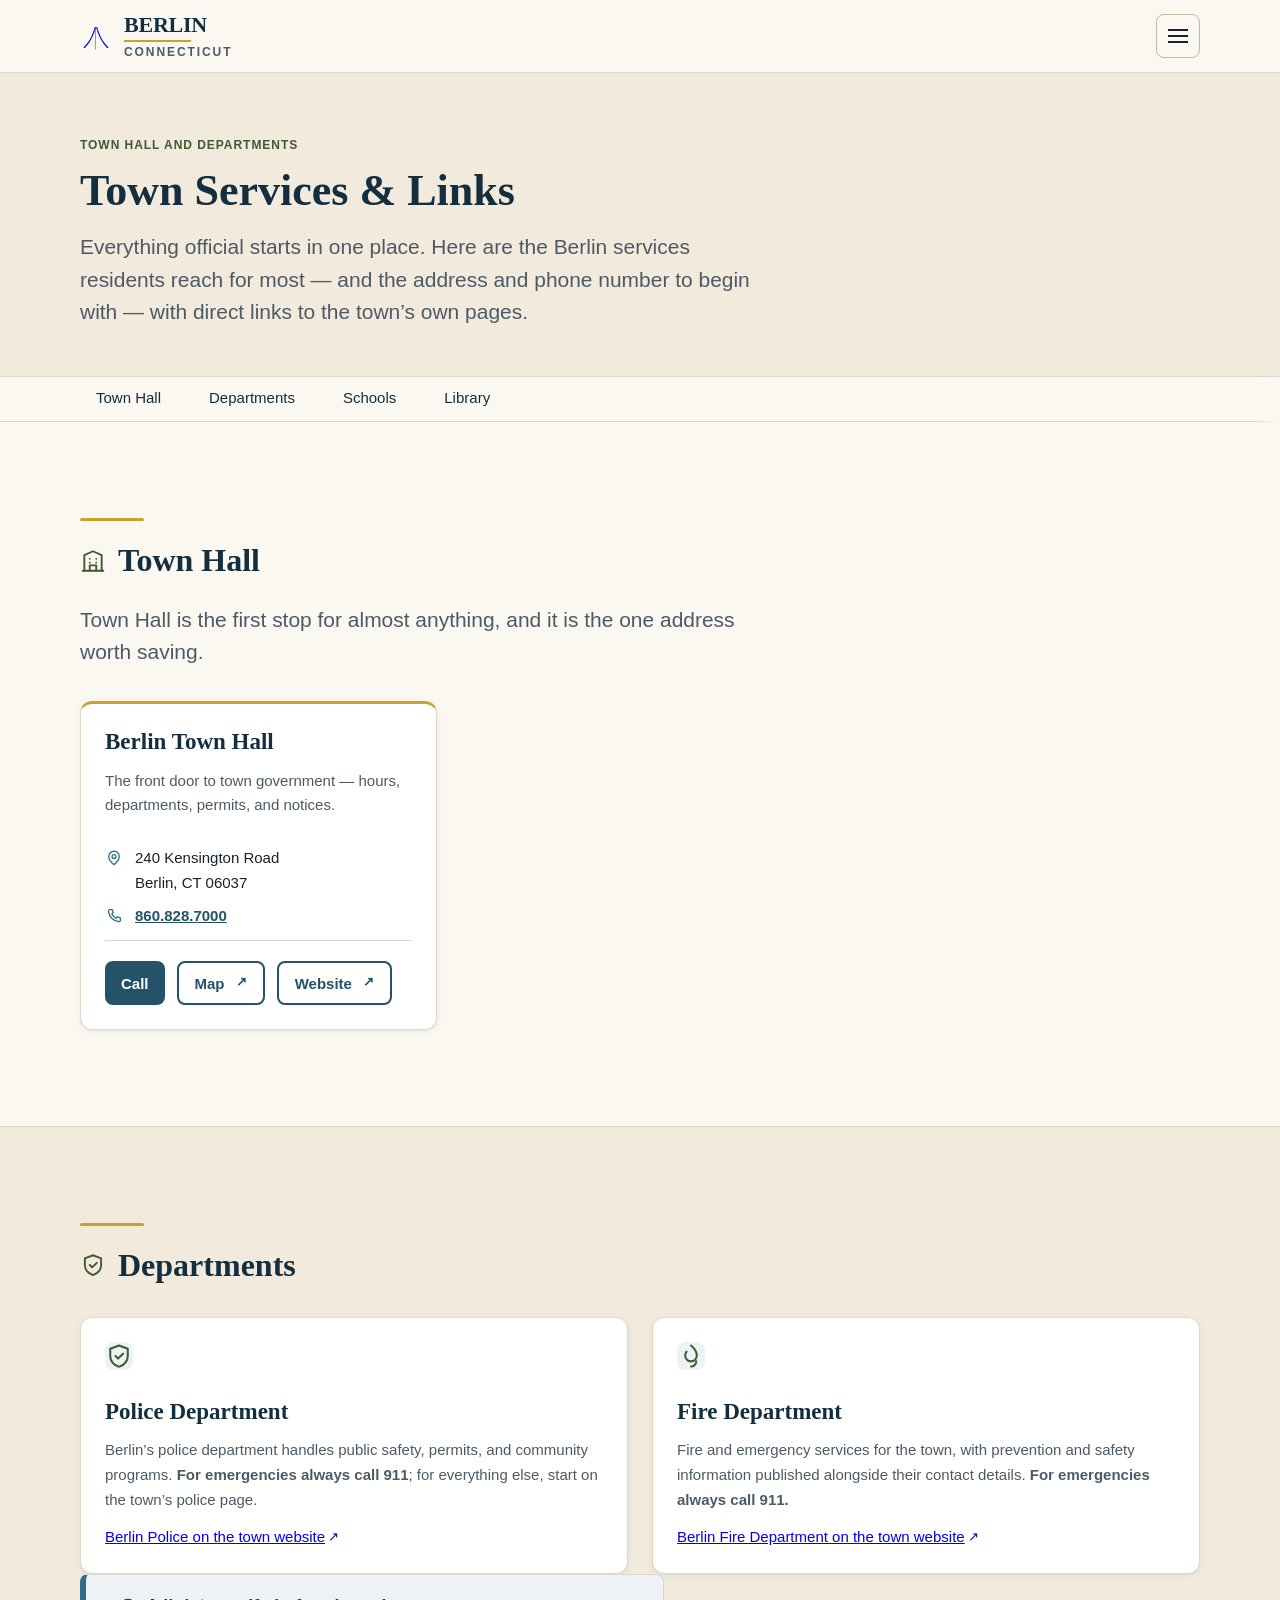
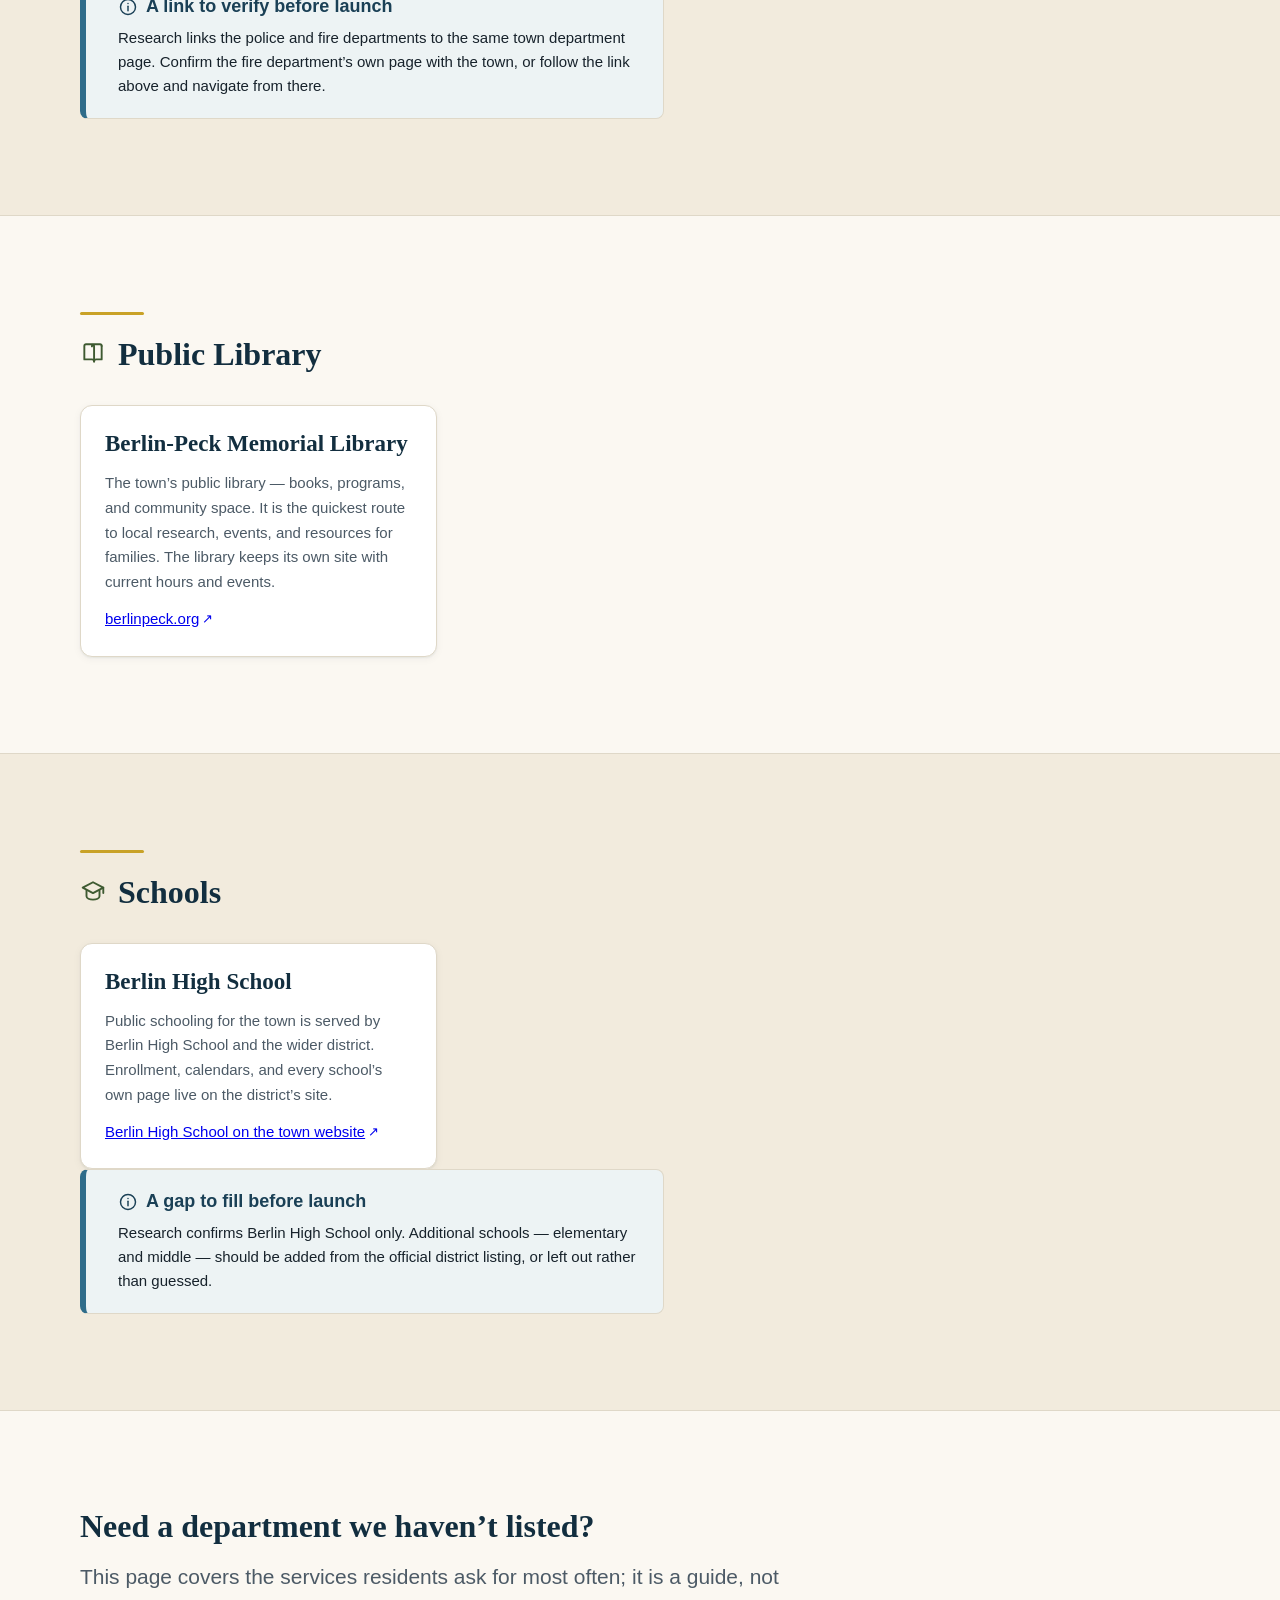
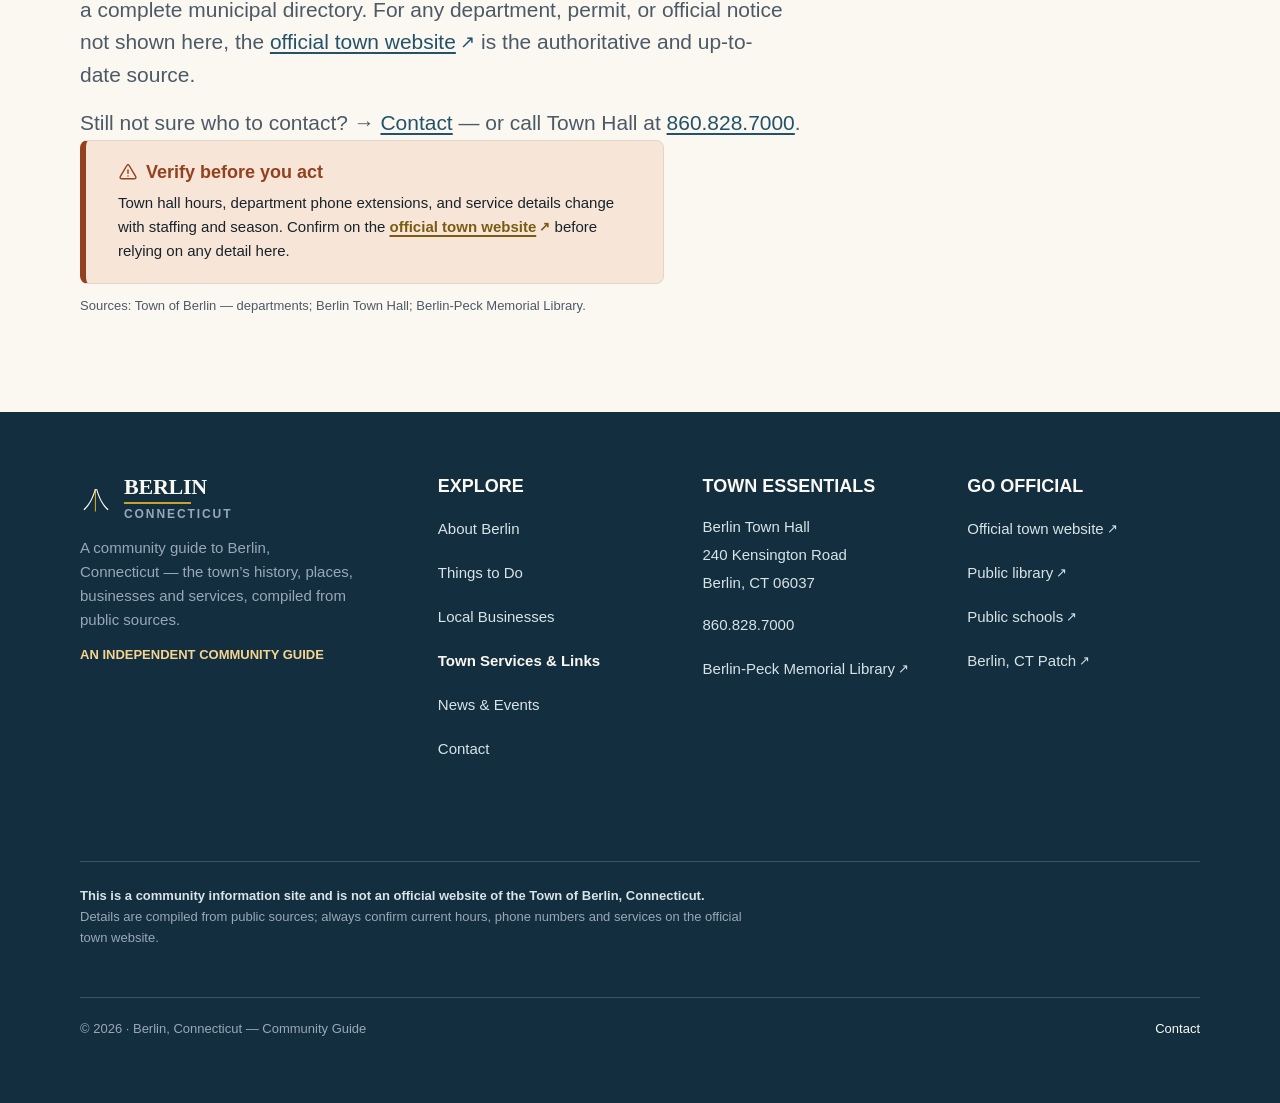
<file: services.html>
<!DOCTYPE html>
<html lang="en">
<head>
<meta charset="utf-8">
<meta name="viewport" content="width=device-width, initial-scale=1">
<title>Berlin, CT Town Services — Hall, Police, Schools</title>
<meta name="description" content="Town hall, police, fire, library and school links for Berlin, Connecticut — with the address and phone number to start with, and where to verify the rest.">
<link rel="canonical" href="https://springteasers.github.io/berlin-community/services.html">
<meta name="theme-color" content="#122E3F">

<meta property="og:type" content="article">
<meta property="og:site_name" content="Berlin, Connecticut — Community Guide">
<meta property="og:title" content="Berlin, CT Town Services — Hall, Police, Schools">
<meta property="og:description" content="Town hall, police, fire, library and school links for Berlin, Connecticut — with the address and phone number to start with, and where to verify the rest.">
<meta property="og:url" content="https://springteasers.github.io/berlin-community/services.html">
<meta property="og:image" content="assets/img/og-image.png">
<meta name="twitter:card" content="summary_large_image">

<link rel="icon" href="assets/img/favicon.svg" type="image/svg+xml">
<link rel="apple-touch-icon" href="assets/img/favicon.svg">
<link rel="stylesheet" href="styles.css">
</head>
<body>

<a class="skip-link" href="#main-content">Skip to main content</a>

<header class="header" id="site-header">
  <div class="container header__inner">
    <a class="header__wordmark" href="index.html" aria-label="Berlin Community Site — home">
      <svg class="mark" viewBox="0 0 100 100" aria-hidden="true" focusable="false">
        <path fill="#C9A227" d="M50 92 C50 68, 50 44, 50 22 L46.5 22 C46.5 44, 46.5 68, 46.5 92 Z"/>
        <path fill="currentColor" d="M14 88 C30 74, 42 50, 50 22 L46.4 22 C38.5 49.6, 27.1 72.4, 10.7 84.9 Z"/>
        <path fill="currentColor" d="M86 88 C70 74, 58 50, 50 22 L53.6 22 C61.5 49.6, 72.9 72.4, 89.3 84.9 Z"/>
      </svg>
      <span class="wordmark">
        <span class="wordmark__berlin">BERLIN</span>
        <span class="wordmark__rule" aria-hidden="true"></span>
        <span class="wordmark__ct">CONNECTICUT</span>
      </span>
    </a>

    <nav class="header__nav" aria-label="Main">
      <ul class="nav__list">
        <li><a class="nav__link" href="about.html">About</a></li>
        <li><a class="nav__link" href="things-to-do.html">Things to Do</a></li>
        <li><a class="nav__link" href="businesses.html">Businesses</a></li>
        <li><a class="nav__link" href="services.html" aria-current="page">Services</a></li>
        <li><a class="nav__link" href="news.html">News &amp; Events</a></li>
        <li><a class="nav__link" href="contact.html">Contact</a></li>
      </ul>
    </nav>

    <div class="header__utility">
      <a class="header__phone" href="tel:+18608287000">860.828.7000</a>
      <a class="btn btn--primary btn--sm ext" href="https://www.berlinct.gov/"
         target="_blank" rel="noopener noreferrer"
         aria-label="Official town website (opens in a new tab)">Official town site</a>
    </div>

    <button class="header__toggle" type="button" id="drawer-toggle"
            aria-expanded="false" aria-controls="mobile-drawer">
      <span class="header__toggle-bars" aria-hidden="true"></span>
      <span class="visually-hidden">Menu</span>
    </button>
  </div>
</header>

<div class="drawer on-dark" id="mobile-drawer" data-open="false" role="dialog" aria-modal="true" aria-label="Site menu">
  <div class="drawer__head">
    <span class="drawer__wordmark">
      <span class="wordmark">
        <span class="wordmark__berlin">BERLIN</span>
        <span class="wordmark__rule" aria-hidden="true"></span>
        <span class="wordmark__ct">CONNECTICUT</span>
      </span>
    </span>
    <button class="drawer__close" type="button" id="drawer-close">
      <span aria-hidden="true">&times;</span>
      <span class="visually-hidden">Close menu</span>
    </button>
  </div>
  <nav aria-label="Main (mobile)">
    <ul class="drawer__list">
      <li><a class="drawer__link" href="about.html">About Berlin</a></li>
      <li><a class="drawer__link" href="things-to-do.html">Things to Do</a></li>
      <li><a class="drawer__link" href="businesses.html">Local Businesses</a></li>
      <li><a class="drawer__link" href="services.html" aria-current="page">Town Services &amp; Links</a></li>
      <li><a class="drawer__link" href="news.html">News &amp; Events</a></li>
      <li><a class="drawer__link" href="contact.html">Contact</a></li>
    </ul>
  </nav>
  <div class="drawer__foot">
    <a class="drawer__phone" href="tel:+18608287000">860.828.7000</a>
    <a class="btn btn--primary ext" href="https://www.berlinct.gov/"
       target="_blank" rel="noopener noreferrer"
       aria-label="Official town website (opens in a new tab)">Official town site</a>
  </div>
</div>

<main id="main-content">

  <section class="page-hero" aria-labelledby="page-title">
    <div class="container">
      <p class="eyebrow">Town hall and departments</p>
      <h1 class="page-hero__title" id="page-title">Town Services &amp; Links</h1>
      <p class="lede">
        Everything official starts in one place. Here are the Berlin services residents reach for
        most &mdash; and the address and phone number to begin with &mdash; with direct links to
        the town&rsquo;s own pages.
      </p>
    </div>
  </section>

  <!-- C6 — Jump pills. #utilities and #transit are deliberately absent: research
       confirms neither, and the IA rule is omit rather than stub (no empty rooms). -->
  <nav class="jump-pills" aria-label="On this page">
    <div class="jump-pills__track">
      <a class="jump-pill" href="#town-hall">Town Hall</a>
      <a class="jump-pill" href="#departments">Departments</a>
      <a class="jump-pill" href="#schools">Schools</a>
      <a class="jump-pill" href="#library">Library</a>
    </div>
  </nav>

  <!-- Town Hall — the one place a contact card appears inside Template C. -->
  <section class="section" id="town-hall" tabindex="-1" aria-labelledby="town-hall-title">
    <div class="container">
      <div class="section__header">
        <div class="section__rule" aria-hidden="true"></div>
        <h2 class="group-heading" id="town-hall-title">
          <svg class="icon" aria-hidden="true" focusable="false"><use href="assets/img/icons.svg#i-building"></use></svg>
          Town Hall
        </h2>
        <p class="section-intro">
          Town Hall is the first stop for almost anything, and it is the one address worth saving.
        </p>
      </div>

      <div class="grid grid--3">
        <!-- C9 — contact card: equal height, bottom-aligned action row. -->
        <article class="contact-card">
          <h3 class="contact-card__title">Berlin Town Hall</h3>
          <div class="contact-card__body">
            <p>The front door to town government &mdash; hours, departments, permits, and notices.</p>
          </div>
          <div class="contact-card__facts">
            <p class="contact-card__fact">
              <svg class="icon" aria-hidden="true" focusable="false"><use href="assets/img/icons.svg#i-map-pin"></use></svg>
              <span>240 Kensington Road<br>Berlin, CT 06037</span>
            </p>
            <p class="contact-card__fact">
              <svg class="icon" aria-hidden="true" focusable="false"><use href="assets/img/icons.svg#i-phone"></use></svg>
              <a href="tel:+18608287000">860.828.7000</a>
            </p>
          </div>
          <div class="contact-card__actions">
            <a class="btn btn--primary btn--sm" href="tel:+18608287000">Call</a>
            <a class="btn btn--outline btn--sm ext"
               href="https://www.google.com/maps/search/?api=1&amp;query=240+Kensington+Road+Berlin+CT+06037"
               target="_blank" rel="noopener noreferrer"
               aria-label="Town Hall on the map (opens in a new tab)">Map</a>
            <a class="btn btn--outline btn--sm ext" href="https://www.berlinct.gov/"
               target="_blank" rel="noopener noreferrer"
               aria-label="Town Hall website (opens in a new tab)">Website</a>
          </div>
        </article>
      </div>
    </div>
  </section>

  <!-- Departments -->
  <section class="section section--band" id="departments" tabindex="-1" aria-labelledby="departments-title">
    <div class="container">
      <div class="section__header">
        <div class="section__rule" aria-hidden="true"></div>
        <h2 class="group-heading" id="departments-title">
          <svg class="icon" aria-hidden="true" focusable="false"><use href="assets/img/icons.svg#i-shield"></use></svg>
          Departments
        </h2>
      </div>

      <div class="grid grid--2">

        <article class="card">
          <svg class="card__icon icon icon--lg" aria-hidden="true" focusable="false"><use href="assets/img/icons.svg#i-shield"></use></svg>
          <h3 class="card__title">Police Department</h3>
          <p class="card__text">
            Berlin&rsquo;s police department handles public safety, permits, and community
            programs. <strong>For emergencies always call 911</strong>; for everything else, start
            on the town&rsquo;s police page.
          </p>
          <p class="card__text">
            <a class="ext" href="https://www.berlinct.gov/department/index.php?structureid=118"
               target="_blank" rel="noopener noreferrer"
               aria-label="Berlin Police page on the official town website (opens in a new tab)">Berlin Police on the town website</a>
          </p>
          <!-- Phone number not confirmed by research: no number is guessed here. -->
        </article>

        <article class="card">
          <svg class="card__icon icon icon--lg" aria-hidden="true" focusable="false"><use href="assets/img/icons.svg#i-flame"></use></svg>
          <h3 class="card__title">Fire Department</h3>
          <p class="card__text">
            Fire and emergency services for the town, with prevention and safety information
            published alongside their contact details. <strong>For emergencies always call
            911.</strong>
          </p>
          <p class="card__text">
            <a class="ext" href="https://www.berlinct.gov/department/index.php?structureid=118"
               target="_blank" rel="noopener noreferrer"
               aria-label="Berlin Fire Department page on the official town website (opens in a new tab)">Berlin Fire Department on the town website</a>
          </p>
        </article>

      </div>

      <div class="callout callout--info">
        <h3 class="callout__heading">
          <svg class="icon" aria-hidden="true" focusable="false"><use href="assets/img/icons.svg#i-info"></use></svg>
          A link to verify before launch
        </h3>
        <p>
          Research links the police and fire departments to the same town department page.
          <!-- BUILD NOTE: confirm the fire department's own distinct URL with the town and
               replace the href above if a separate page exists. Do not guess a URL. -->
          Confirm the fire department&rsquo;s own page with the town, or follow the link above and
          navigate from there.
        </p>
      </div>
    </div>
  </section>

  <!-- Public library -->
  <section class="section" id="library" tabindex="-1" aria-labelledby="library-title">
    <div class="container">
      <div class="section__header">
        <div class="section__rule" aria-hidden="true"></div>
        <h2 class="group-heading" id="library-title">
          <svg class="icon" aria-hidden="true" focusable="false"><use href="assets/img/icons.svg#i-book"></use></svg>
          Public Library
        </h2>
      </div>

      <div class="grid grid--3">
        <article class="card">
          <h3 class="card__title">Berlin-Peck Memorial Library</h3>
          <p class="card__text">
            The town&rsquo;s public library &mdash; books, programs, and community space. It is the
            quickest route to local research, events, and resources for families. The library
            keeps its own site with current hours and events.
          </p>
          <p class="card__text">
            <a class="ext" href="http://www.berlinpeck.org/" target="_blank" rel="noopener noreferrer"
               aria-label="Berlin-Peck Memorial Library website (opens in a new tab)">berlinpeck.org</a>
          </p>
          <!-- Street address and phone not confirmed by research: those rows are omitted. -->
        </article>
      </div>
    </div>
  </section>

  <!-- Schools -->
  <section class="section section--band" id="schools" tabindex="-1" aria-labelledby="schools-title">
    <div class="container">
      <div class="section__header">
        <div class="section__rule" aria-hidden="true"></div>
        <h2 class="group-heading" id="schools-title">
          <svg class="icon" aria-hidden="true" focusable="false"><use href="assets/img/icons.svg#i-school"></use></svg>
          Schools
        </h2>
      </div>

      <div class="grid grid--3">
        <article class="card">
          <h3 class="card__title">Berlin High School</h3>
          <p class="card__text">
            Public schooling for the town is served by Berlin High School and the wider district.
            Enrollment, calendars, and every school&rsquo;s own page live on the district&rsquo;s
            site.
          </p>
          <p class="card__text">
            <a class="ext" href="https://www.berlinct.gov/department/index.php?structureid=40"
               target="_blank" rel="noopener noreferrer"
               aria-label="Berlin High School on the official town website (opens in a new tab)">Berlin High School on the town website</a>
          </p>
        </article>
      </div>

      <div class="callout callout--info">
        <h3 class="callout__heading">
          <svg class="icon" aria-hidden="true" focusable="false"><use href="assets/img/icons.svg#i-info"></use></svg>
          A gap to fill before launch
        </h3>
        <p>
          Research confirms Berlin High School only.
          <!-- BUILD NOTE: add the elementary and middle schools from the official district
               listing before launch — or leave them out rather than guess a name or URL. -->
          Additional schools &mdash; elementary and middle &mdash; should be added from the
          official district listing, or left out rather than guessed.
        </p>
      </div>
    </div>
  </section>

  <!-- Closing routing note -->
  <section class="section" aria-labelledby="routing-title">
    <div class="container">
      <h2 id="routing-title">Need a department we haven&rsquo;t listed?</h2>
      <p class="section-intro">
        This page covers the services residents ask for most often; it is a guide, not a complete
        municipal directory. For any department, permit, or official notice not shown here, the
        <a class="ext" href="https://www.berlinct.gov/" target="_blank" rel="noopener noreferrer"
           aria-label="official town website (opens in a new tab)">official town website</a> is the
        authoritative and up-to-date source.
      </p>
      <p class="section-intro">
        Still not sure who to contact? &rarr; <a href="contact.html">Contact</a> &mdash; or call
        Town Hall at <a href="tel:+18608287000">860.828.7000</a>.
      </p>

      <div class="callout callout--verify">
        <h3 class="callout__heading">
          <svg class="icon" aria-hidden="true" focusable="false"><use href="assets/img/icons.svg#i-warning"></use></svg>
          Verify before you act
        </h3>
        <p>
          Town hall hours, department phone extensions, and service details change with staffing
          and season. Confirm on the
          <a class="ext" href="https://www.berlinct.gov/" target="_blank" rel="noopener noreferrer"
             aria-label="official town website (opens in a new tab)">official town website</a>
          before relying on any detail here.
        </p>
      </div>

      <p class="source-line">
        Sources: Town of Berlin &mdash; departments; Berlin Town Hall; Berlin-Peck Memorial Library.
      </p>
    </div>
  </section>

</main>

<footer class="footer on-dark">
  <div class="container">
    <div class="footer__grid">

      <div>
        <span class="footer__wordmark">
          <svg class="mark" viewBox="0 0 100 100" aria-hidden="true" focusable="false">
            <path fill="#C9A227" d="M50 92 C50 68, 50 44, 50 22 L46.5 22 C46.5 44, 46.5 68, 46.5 92 Z"/>
            <path fill="currentColor" d="M14 88 C30 74, 42 50, 50 22 L46.4 22 C38.5 49.6, 27.1 72.4, 10.7 84.9 Z"/>
            <path fill="currentColor" d="M86 88 C70 74, 58 50, 50 22 L53.6 22 C61.5 49.6, 72.9 72.4, 89.3 84.9 Z"/>
          </svg>
          <span class="wordmark">
            <span class="wordmark__berlin">BERLIN</span>
            <span class="wordmark__rule" aria-hidden="true"></span>
            <span class="wordmark__ct">CONNECTICUT</span>
          </span>
        </span>
        <p class="footer__desc">
          A community guide to Berlin, Connecticut &mdash; the town&rsquo;s history, places,
          businesses and services, compiled from public sources.
        </p>
        <p class="footer__tagline">An independent community guide</p>
      </div>

      <nav aria-labelledby="footer-explore">
        <h2 class="footer__heading" id="footer-explore">Explore</h2>
        <ul class="footer__list">
          <li><a href="about.html">About Berlin</a></li>
          <li><a href="things-to-do.html">Things to Do</a></li>
          <li><a href="businesses.html">Local Businesses</a></li>
          <li><a href="services.html" aria-current="page">Town Services &amp; Links</a></li>
          <li><a href="news.html">News &amp; Events</a></li>
          <li><a href="contact.html">Contact</a></li>
        </ul>
      </nav>

      <div>
        <h2 class="footer__heading">Town essentials</h2>
        <ul class="footer__list">
          <li><span>Berlin Town Hall<br>240 Kensington Road<br>Berlin, CT 06037</span></li>
          <li><a class="footer__phone" href="tel:+18608287000">860.828.7000</a></li>
          <li><a class="ext" href="http://www.berlinpeck.org/" target="_blank" rel="noopener noreferrer"
                 aria-label="Berlin-Peck Memorial Library (opens in a new tab)">Berlin-Peck Memorial Library</a></li>
        </ul>
      </div>

      <div>
        <h2 class="footer__heading">Go official</h2>
        <ul class="footer__list">
          <li><a class="ext" href="https://www.berlinct.gov/" target="_blank" rel="noopener noreferrer"
                 aria-label="Official town website (opens in a new tab)">Official town website</a></li>
          <li><a class="ext" href="http://www.berlinpeck.org/" target="_blank" rel="noopener noreferrer"
                 aria-label="Public library (opens in a new tab)">Public library</a></li>
          <li><a class="ext" href="https://www.berlinct.gov/department/index.php?structureid=40" target="_blank" rel="noopener noreferrer"
                 aria-label="Public schools (opens in a new tab)">Public schools</a></li>
          <li><a class="ext" href="https://patch.com/connecticut/berlin" target="_blank" rel="noopener noreferrer"
                 aria-label="Berlin, CT Patch — local news (opens in a new tab)">Berlin, CT Patch</a></li>
        </ul>
      </div>

    </div>

    <div class="footer__disclaimer">
      <p>
        <strong>This is a community information site and is not an official website of the Town of
        Berlin, Connecticut.</strong> Details are compiled from public sources; always confirm
        current hours, phone numbers and services on the official town website.
      </p>
    </div>

    <div class="footer__legal">
      <p>&copy; <span id="footer-year">2026</span> &middot; Berlin, Connecticut &mdash; Community Guide</p>
      <p><a href="contact.html">Contact</a></p>
    </div>
  </div>
</footer>

<script src="main.js" defer></script>
</body>
</html>
</file>
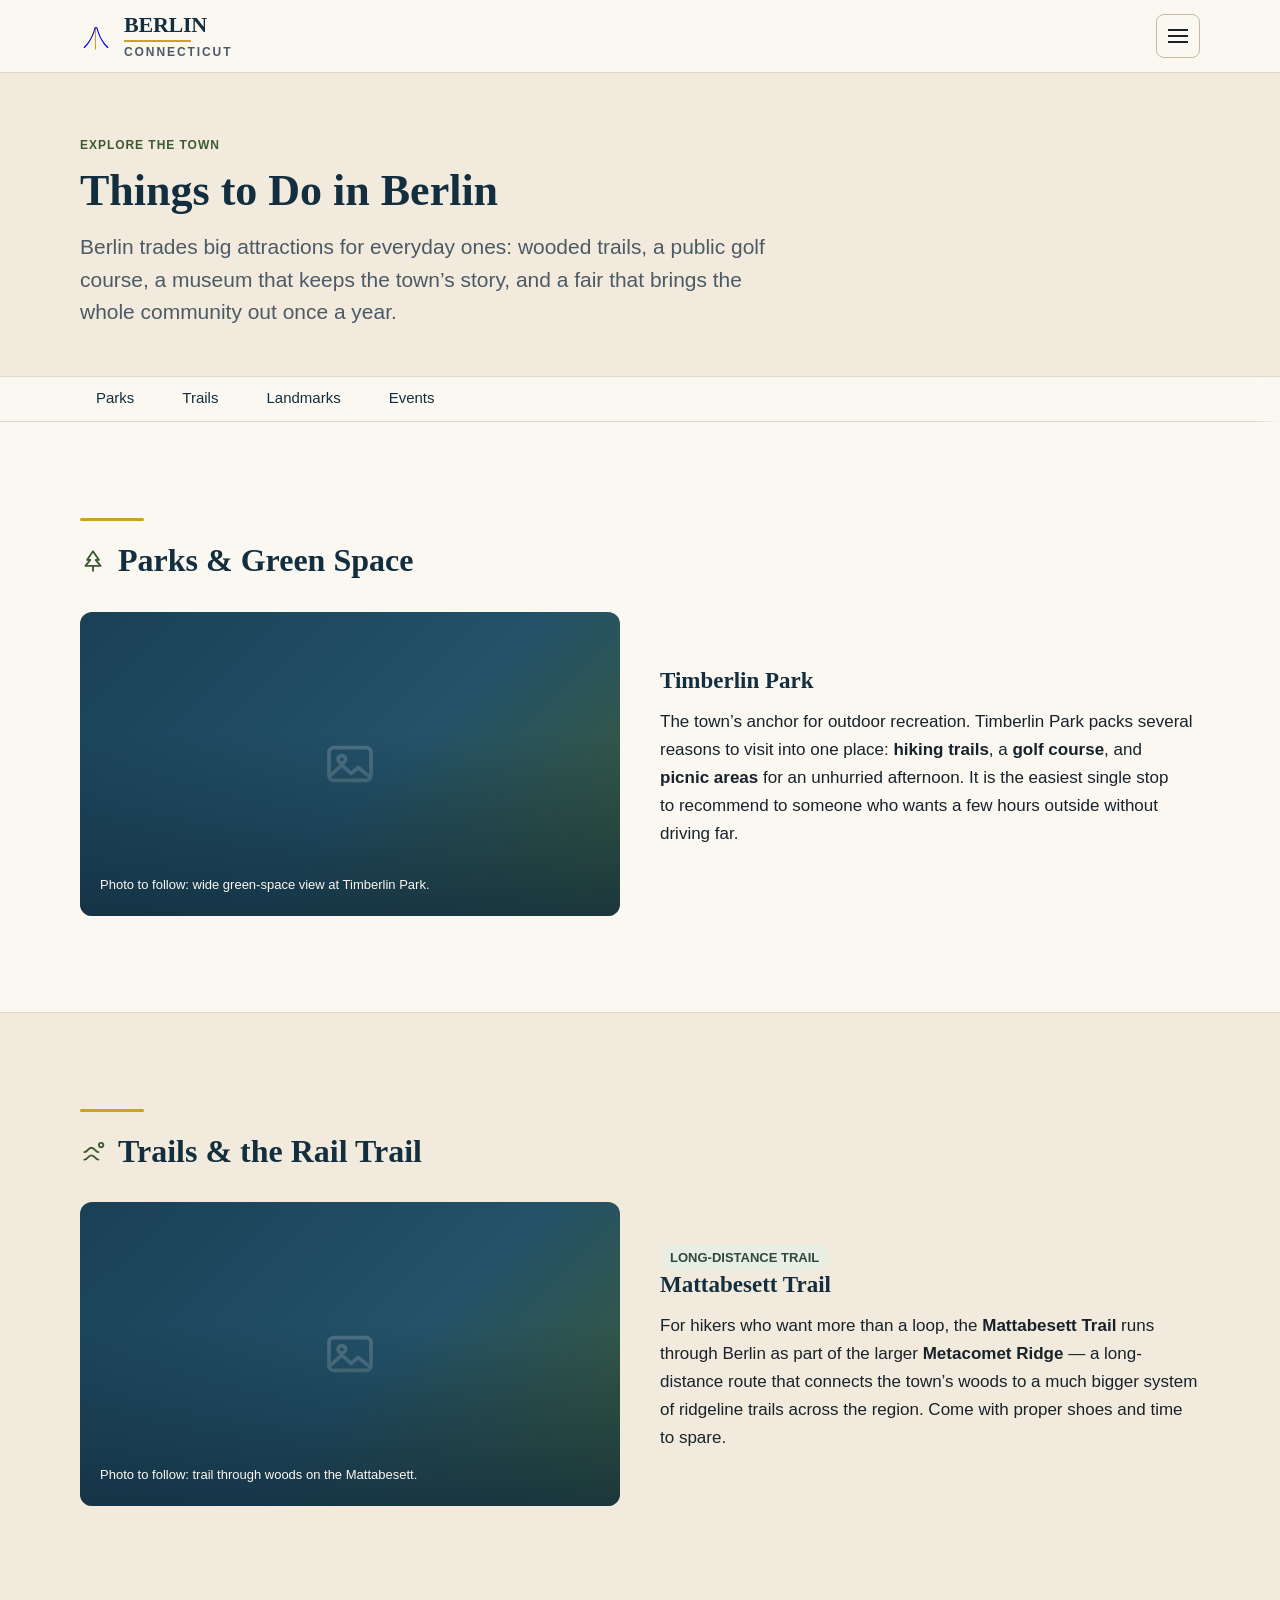
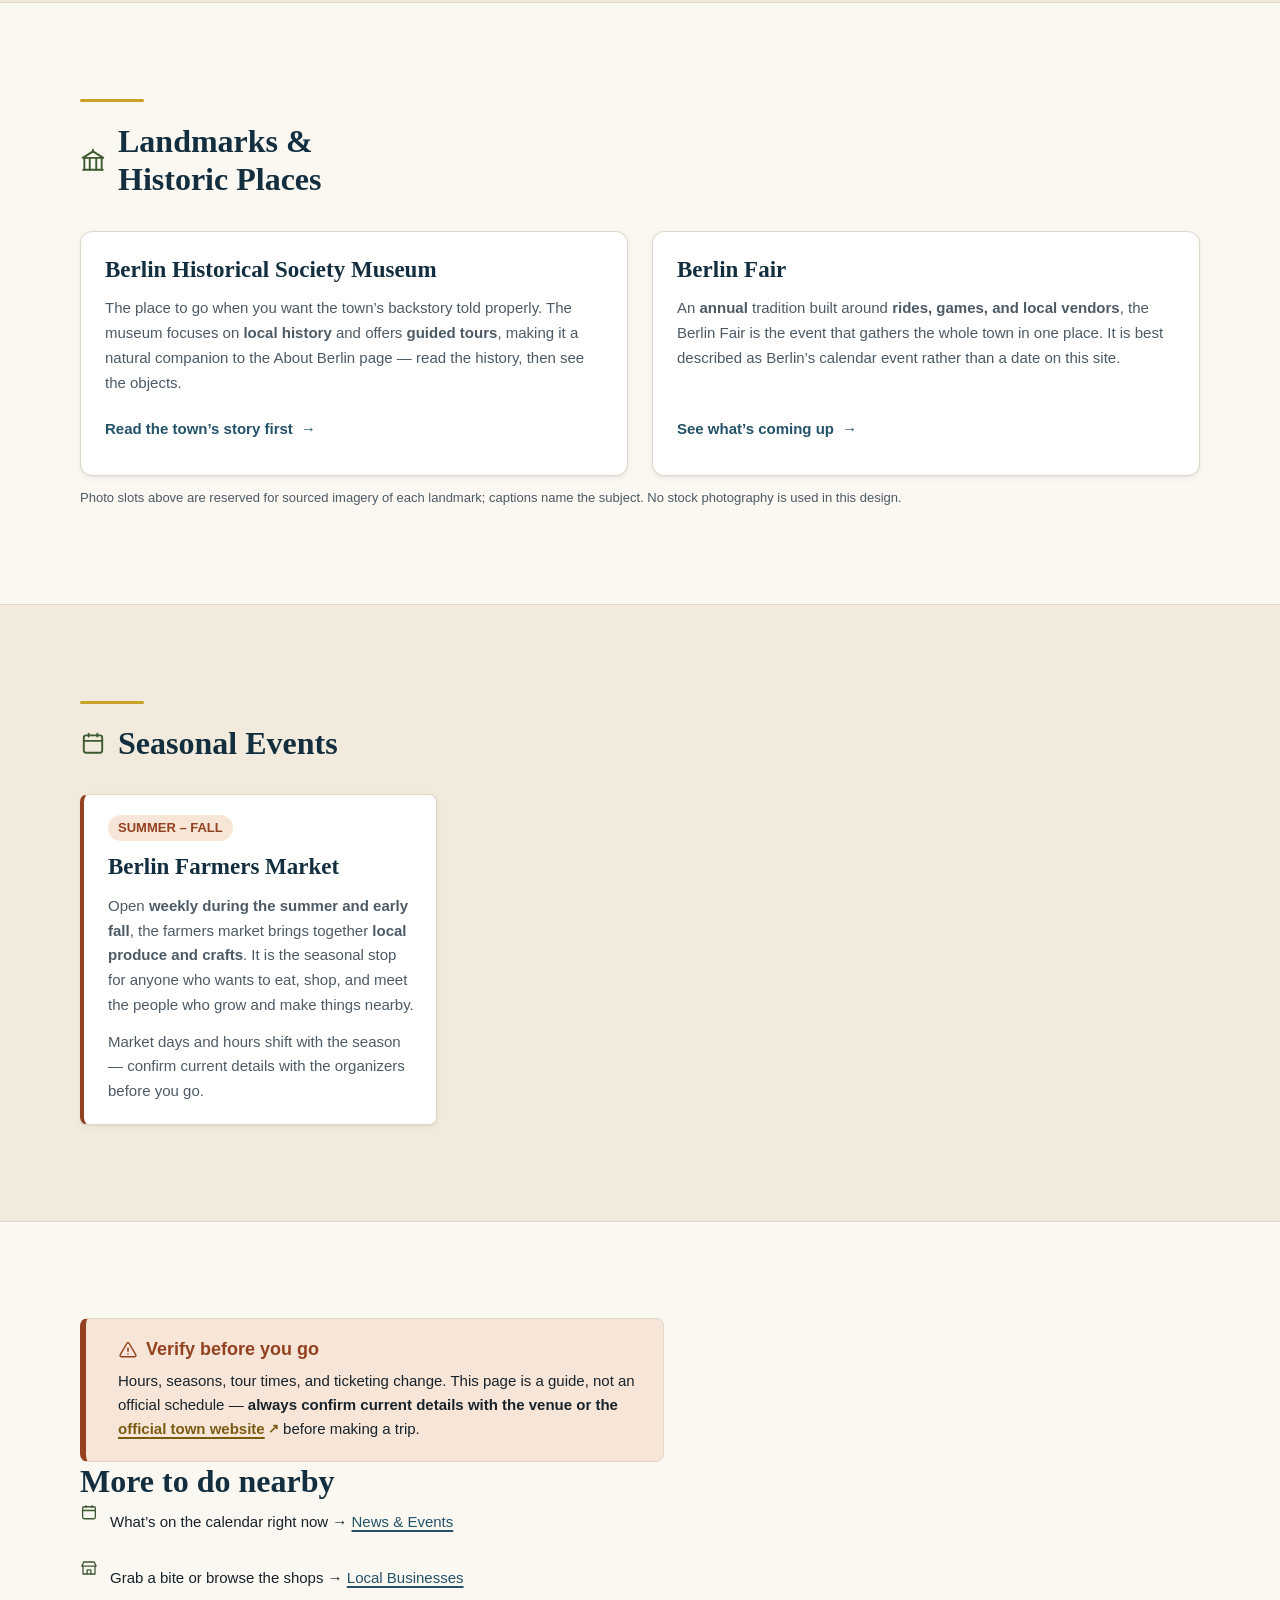
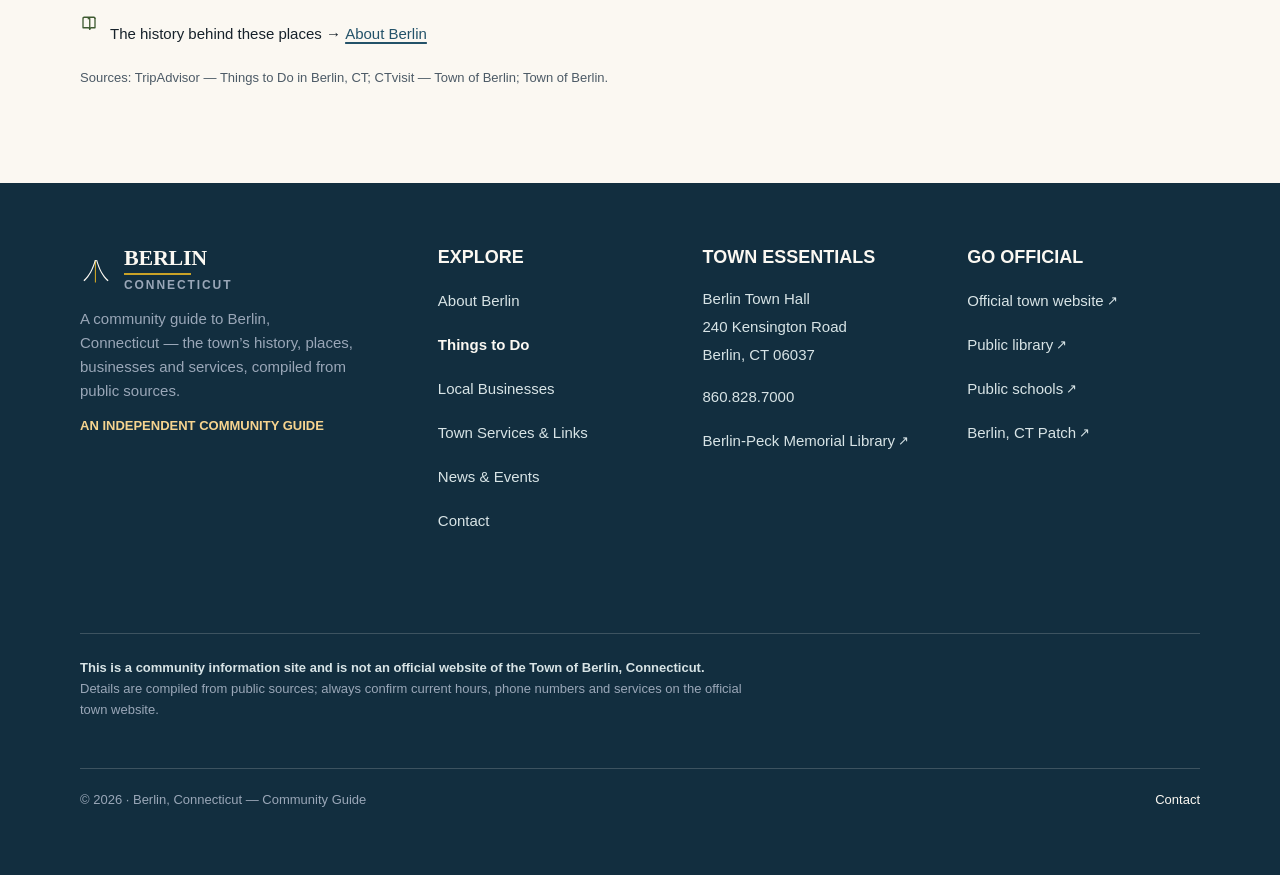
<file: things-to-do.html>
<!DOCTYPE html>
<html lang="en">
<head>
<meta charset="utf-8">
<meta name="viewport" content="width=device-width, initial-scale=1">
<title>Things to Do in Berlin, CT — Parks, Trails &amp; Events</title>
<meta name="description" content="Parks, trails, landmarks and seasonal events in Berlin, Connecticut — from Timberlin Park and the Mattabesett Trail to the Berlin Fair and the town farmers market.">
<link rel="canonical" href="https://springteasers.github.io/berlin-community/things-to-do.html">
<meta name="theme-color" content="#122E3F">

<meta property="og:type" content="article">
<meta property="og:site_name" content="Berlin, Connecticut — Community Guide">
<meta property="og:title" content="Things to Do in Berlin, CT — Parks, Trails &amp; Events">
<meta property="og:description" content="Parks, trails, landmarks and seasonal events in Berlin, Connecticut — from Timberlin Park and the Mattabesett Trail to the Berlin Fair and the town farmers market.">
<meta property="og:url" content="https://springteasers.github.io/berlin-community/things-to-do.html">
<meta property="og:image" content="assets/img/og-image.png">
<meta name="twitter:card" content="summary_large_image">

<link rel="icon" href="assets/img/favicon.svg" type="image/svg+xml">
<link rel="apple-touch-icon" href="assets/img/favicon.svg">
<link rel="stylesheet" href="styles.css">
</head>
<body>

<a class="skip-link" href="#main-content">Skip to main content</a>

<header class="header" id="site-header">
  <div class="container header__inner">
    <a class="header__wordmark" href="index.html" aria-label="Berlin Community Site — home">
      <svg class="mark" viewBox="0 0 100 100" aria-hidden="true" focusable="false">
        <path fill="#C9A227" d="M50 92 C50 68, 50 44, 50 22 L46.5 22 C46.5 44, 46.5 68, 46.5 92 Z"/>
        <path fill="currentColor" d="M14 88 C30 74, 42 50, 50 22 L46.4 22 C38.5 49.6, 27.1 72.4, 10.7 84.9 Z"/>
        <path fill="currentColor" d="M86 88 C70 74, 58 50, 50 22 L53.6 22 C61.5 49.6, 72.9 72.4, 89.3 84.9 Z"/>
      </svg>
      <span class="wordmark">
        <span class="wordmark__berlin">BERLIN</span>
        <span class="wordmark__rule" aria-hidden="true"></span>
        <span class="wordmark__ct">CONNECTICUT</span>
      </span>
    </a>

    <nav class="header__nav" aria-label="Main">
      <ul class="nav__list">
        <li><a class="nav__link" href="about.html">About</a></li>
        <li><a class="nav__link" href="things-to-do.html" aria-current="page">Things to Do</a></li>
        <li><a class="nav__link" href="businesses.html">Businesses</a></li>
        <li><a class="nav__link" href="services.html">Services</a></li>
        <li><a class="nav__link" href="news.html">News &amp; Events</a></li>
        <li><a class="nav__link" href="contact.html">Contact</a></li>
      </ul>
    </nav>

    <div class="header__utility">
      <a class="header__phone" href="tel:+18608287000">860.828.7000</a>
      <a class="btn btn--primary btn--sm ext" href="https://www.berlinct.gov/"
         target="_blank" rel="noopener noreferrer"
         aria-label="Official town website (opens in a new tab)">Official town site</a>
    </div>

    <button class="header__toggle" type="button" id="drawer-toggle"
            aria-expanded="false" aria-controls="mobile-drawer">
      <span class="header__toggle-bars" aria-hidden="true"></span>
      <span class="visually-hidden">Menu</span>
    </button>
  </div>
</header>

<div class="drawer on-dark" id="mobile-drawer" data-open="false" role="dialog" aria-modal="true" aria-label="Site menu">
  <div class="drawer__head">
    <span class="drawer__wordmark">
      <span class="wordmark">
        <span class="wordmark__berlin">BERLIN</span>
        <span class="wordmark__rule" aria-hidden="true"></span>
        <span class="wordmark__ct">CONNECTICUT</span>
      </span>
    </span>
    <button class="drawer__close" type="button" id="drawer-close">
      <span aria-hidden="true">&times;</span>
      <span class="visually-hidden">Close menu</span>
    </button>
  </div>
  <nav aria-label="Main (mobile)">
    <ul class="drawer__list">
      <li><a class="drawer__link" href="about.html">About Berlin</a></li>
      <li><a class="drawer__link" href="things-to-do.html" aria-current="page">Things to Do</a></li>
      <li><a class="drawer__link" href="businesses.html">Local Businesses</a></li>
      <li><a class="drawer__link" href="services.html">Town Services &amp; Links</a></li>
      <li><a class="drawer__link" href="news.html">News &amp; Events</a></li>
      <li><a class="drawer__link" href="contact.html">Contact</a></li>
    </ul>
  </nav>
  <div class="drawer__foot">
    <a class="drawer__phone" href="tel:+18608287000">860.828.7000</a>
    <a class="btn btn--primary ext" href="https://www.berlinct.gov/"
       target="_blank" rel="noopener noreferrer"
       aria-label="Official town website (opens in a new tab)">Official town site</a>
  </div>
</div>

<main id="main-content">

  <section class="page-hero" aria-labelledby="page-title">
    <div class="container">
      <p class="eyebrow">Explore the town</p>
      <h1 class="page-hero__title" id="page-title">Things to Do in Berlin</h1>
      <p class="lede">
        Berlin trades big attractions for everyday ones: wooded trails, a public golf course, a
        museum that keeps the town&rsquo;s story, and a fair that brings the whole community out
        once a year.
      </p>
    </div>
  </section>

  <!-- C6 — Jump pills. Real anchors, 44px, horizontally scrollable, no JS required. -->
  <nav class="jump-pills" aria-label="On this page">
    <div class="jump-pills__track">
      <a class="jump-pill" href="#parks">Parks</a>
      <a class="jump-pill" href="#trails">Trails</a>
      <a class="jump-pill" href="#landmarks">Landmarks</a>
      <a class="jump-pill" href="#events">Events</a>
    </div>
  </nav>

  <!-- Parks & green space. Section is focusable so keyboard users land where the pill promised. -->
  <section class="section" id="parks" tabindex="-1" aria-labelledby="parks-title">
    <div class="container">
      <div class="section__header">
        <div class="section__rule" aria-hidden="true"></div>
        <h2 class="group-heading" id="parks-title">
          <svg class="icon" aria-hidden="true" focusable="false"><use href="assets/img/icons.svg#i-tree"></use></svg>
          Parks &amp; Green Space
        </h2>
      </div>

      <div class="feature">
        <div class="feature__media">
          <!-- C19 — photo placeholder: graded tint + caption. Never a broken image. -->
          <div class="photo-slot">
            <svg class="photo-slot__glyph" aria-hidden="true" focusable="false"><use href="assets/img/icons.svg#i-photo"></use></svg>
            <p class="photo-slot__caption">Photo to follow: wide green-space view at Timberlin Park.</p>
          </div>
        </div>
        <div class="feature__body">
          <h3>Timberlin Park</h3>
          <p>
            The town&rsquo;s anchor for outdoor recreation. Timberlin Park packs several reasons
            to visit into one place: <strong>hiking trails</strong>, a <strong>golf course</strong>,
            and <strong>picnic areas</strong> for an unhurried afternoon. It is the easiest single
            stop to recommend to someone who wants a few hours outside without driving far.
          </p>
        </div>
      </div>
    </div>
  </section>

  <!-- Trails & the rail trail. Section 2 — image alternates to the LEFT on desktop. -->
  <section class="section section--band" id="trails" tabindex="-1" aria-labelledby="trails-title">
    <div class="container">
      <div class="section__header">
        <div class="section__rule" aria-hidden="true"></div>
        <h2 class="group-heading" id="trails-title">
          <svg class="icon" aria-hidden="true" focusable="false"><use href="assets/img/icons.svg#i-trail"></use></svg>
          Trails &amp; the Rail Trail
        </h2>
      </div>

      <div class="feature">
        <div class="feature__media">
          <div class="photo-slot">
            <svg class="photo-slot__glyph" aria-hidden="true" focusable="false"><use href="assets/img/icons.svg#i-photo"></use></svg>
            <p class="photo-slot__caption">Photo to follow: trail through woods on the Mattabesett.</p>
          </div>
        </div>
        <div class="feature__body">
          <span class="chip chip--trail">Long-distance trail</span>
          <h3>Mattabesett Trail</h3>
          <p>
            For hikers who want more than a loop, the <strong>Mattabesett Trail</strong> runs
            through Berlin as part of the larger <strong>Metacomet Ridge</strong> &mdash; a
            long-distance route that connects the town&rsquo;s woods to a much bigger system of
            ridgeline trails across the region. Come with proper shoes and time to spare.
          </p>
        </div>
      </div>
    </div>
  </section>

  <!-- Landmarks & historic places -->
  <section class="section" id="landmarks" tabindex="-1" aria-labelledby="landmarks-title">
    <div class="container">
      <div class="section__header">
        <div class="section__rule" aria-hidden="true"></div>
        <h2 class="group-heading" id="landmarks-title">
          <svg class="icon" aria-hidden="true" focusable="false"><use href="assets/img/icons.svg#i-landmark"></use></svg>
          Landmarks &amp; Historic Places
        </h2>
      </div>

      <div class="grid grid--2">

        <article class="card">
          <h3 class="card__title">Berlin Historical Society Museum</h3>
          <p class="card__text">
            The place to go when you want the town&rsquo;s backstory told properly. The museum
            focuses on <strong>local history</strong> and offers <strong>guided tours</strong>,
            making it a natural companion to the About Berlin page &mdash; read the history, then
            see the objects.
          </p>
          <a class="link-style" href="about.html">Read the town&rsquo;s story first</a>
        </article>

        <article class="card">
          <h3 class="card__title">Berlin Fair</h3>
          <p class="card__text">
            An <strong>annual</strong> tradition built around <strong>rides, games, and local
            vendors</strong>, the Berlin Fair is the event that gathers the whole town in one
            place. It is best described as Berlin&rsquo;s calendar event rather than a date on
            this site.
          </p>
          <a class="link-style" href="news.html#events">See what&rsquo;s coming up</a>
        </article>

      </div>

      <p class="source-line">
        Photo slots above are reserved for sourced imagery of each landmark; captions name the
        subject. No stock photography is used in this design.
      </p>
    </div>
  </section>

  <!-- Seasonal events — C10 event cards (4px brick left border + season chip with a word).
       No dates asserted: research confirmed none, so no Event structured data. -->
  <section class="section section--band" id="events" tabindex="-1" aria-labelledby="events-title">
    <div class="container">
      <div class="section__header">
        <div class="section__rule" aria-hidden="true"></div>
        <h2 class="group-heading" id="events-title">
          <svg class="icon" aria-hidden="true" focusable="false"><use href="assets/img/icons.svg#i-calendar"></use></svg>
          Seasonal Events
        </h2>
      </div>

      <div class="grid grid--3">
        <article class="event-card">
          <span class="chip chip--season">Summer &ndash; fall</span>
          <h3 class="event-card__title">Berlin Farmers Market</h3>
          <p class="event-card__text">
            Open <strong>weekly during the summer and early fall</strong>, the farmers market
            brings together <strong>local produce and crafts</strong>. It is the seasonal stop for
            anyone who wants to eat, shop, and meet the people who grow and make things nearby.
          </p>
          <p class="event-card__text">
            Market days and hours shift with the season &mdash; confirm current details with the
            organizers before you go.
          </p>
        </article>
      </div>
    </div>
  </section>

  <!-- Verify callout — every list page routes its readers back to the source. -->
  <section class="section" aria-labelledby="verify-title">
    <div class="container">
      <div class="callout callout--verify">
        <h2 class="callout__heading" id="verify-title">
          <svg class="icon" aria-hidden="true" focusable="false"><use href="assets/img/icons.svg#i-warning"></use></svg>
          Verify before you go
        </h2>
        <p>
          Hours, seasons, tour times, and ticketing change. This page is a guide, not an official
          schedule &mdash; <strong>always confirm current details with the venue or the
          <a class="ext" href="https://www.berlinct.gov/" target="_blank" rel="noopener noreferrer"
             aria-label="official town website (opens in a new tab)">official town website</a></strong>
          before making a trip.
        </p>
      </div>

      <h2>More to do nearby</h2>
      <div class="link-list">
        <p class="link-list__item">
          <svg class="icon" aria-hidden="true" focusable="false"><use href="assets/img/icons.svg#i-calendar"></use></svg>
          <span>What&rsquo;s on the calendar right now &rarr; <a href="news.html#events">News &amp; Events</a></span>
        </p>
        <p class="link-list__item">
          <svg class="icon" aria-hidden="true" focusable="false"><use href="assets/img/icons.svg#i-store"></use></svg>
          <span>Grab a bite or browse the shops &rarr; <a href="businesses.html">Local Businesses</a></span>
        </p>
        <p class="link-list__item">
          <svg class="icon" aria-hidden="true" focusable="false"><use href="assets/img/icons.svg#i-book"></use></svg>
          <span>The history behind these places &rarr; <a href="about.html">About Berlin</a></span>
        </p>
      </div>

      <p class="source-line">
        Sources: TripAdvisor &mdash; Things to Do in Berlin, CT;
        CTvisit &mdash; Town of Berlin; Town of Berlin.
      </p>
    </div>
  </section>

</main>

<footer class="footer on-dark">
  <div class="container">
    <div class="footer__grid">

      <div>
        <span class="footer__wordmark">
          <svg class="mark" viewBox="0 0 100 100" aria-hidden="true" focusable="false">
            <path fill="#C9A227" d="M50 92 C50 68, 50 44, 50 22 L46.5 22 C46.5 44, 46.5 68, 46.5 92 Z"/>
            <path fill="currentColor" d="M14 88 C30 74, 42 50, 50 22 L46.4 22 C38.5 49.6, 27.1 72.4, 10.7 84.9 Z"/>
            <path fill="currentColor" d="M86 88 C70 74, 58 50, 50 22 L53.6 22 C61.5 49.6, 72.9 72.4, 89.3 84.9 Z"/>
          </svg>
          <span class="wordmark">
            <span class="wordmark__berlin">BERLIN</span>
            <span class="wordmark__rule" aria-hidden="true"></span>
            <span class="wordmark__ct">CONNECTICUT</span>
          </span>
        </span>
        <p class="footer__desc">
          A community guide to Berlin, Connecticut &mdash; the town&rsquo;s history, places,
          businesses and services, compiled from public sources.
        </p>
        <p class="footer__tagline">An independent community guide</p>
      </div>

      <nav aria-labelledby="footer-explore">
        <h2 class="footer__heading" id="footer-explore">Explore</h2>
        <ul class="footer__list">
          <li><a href="about.html">About Berlin</a></li>
          <li><a href="things-to-do.html" aria-current="page">Things to Do</a></li>
          <li><a href="businesses.html">Local Businesses</a></li>
          <li><a href="services.html">Town Services &amp; Links</a></li>
          <li><a href="news.html">News &amp; Events</a></li>
          <li><a href="contact.html">Contact</a></li>
        </ul>
      </nav>

      <div>
        <h2 class="footer__heading">Town essentials</h2>
        <ul class="footer__list">
          <li><span>Berlin Town Hall<br>240 Kensington Road<br>Berlin, CT 06037</span></li>
          <li><a class="footer__phone" href="tel:+18608287000">860.828.7000</a></li>
          <li><a class="ext" href="http://www.berlinpeck.org/" target="_blank" rel="noopener noreferrer"
                 aria-label="Berlin-Peck Memorial Library (opens in a new tab)">Berlin-Peck Memorial Library</a></li>
        </ul>
      </div>

      <div>
        <h2 class="footer__heading">Go official</h2>
        <ul class="footer__list">
          <li><a class="ext" href="https://www.berlinct.gov/" target="_blank" rel="noopener noreferrer"
                 aria-label="Official town website (opens in a new tab)">Official town website</a></li>
          <li><a class="ext" href="http://www.berlinpeck.org/" target="_blank" rel="noopener noreferrer"
                 aria-label="Public library (opens in a new tab)">Public library</a></li>
          <li><a class="ext" href="https://www.berlinct.gov/department/index.php?structureid=40" target="_blank" rel="noopener noreferrer"
                 aria-label="Public schools (opens in a new tab)">Public schools</a></li>
          <li><a class="ext" href="https://patch.com/connecticut/berlin" target="_blank" rel="noopener noreferrer"
                 aria-label="Berlin, CT Patch — local news (opens in a new tab)">Berlin, CT Patch</a></li>
        </ul>
      </div>

    </div>

    <div class="footer__disclaimer">
      <p>
        <strong>This is a community information site and is not an official website of the Town of
        Berlin, Connecticut.</strong> Details are compiled from public sources; always confirm
        current hours, phone numbers and services on the official town website.
      </p>
    </div>

    <div class="footer__legal">
      <p>&copy; <span id="footer-year">2026</span> &middot; Berlin, Connecticut &mdash; Community Guide</p>
      <p><a href="contact.html">Contact</a></p>
    </div>
  </div>
</footer>

<script src="main.js" defer></script>
</body>
</html>
</file>
<file: styles.css>
/* ==========================================================================
   Berlin Community Site — styles.css
   Owner: Frontend Developer · project slug: berlin-community-site
   Static, no build step, GitHub Pages ready. Vanilla CSS only.

   Structure:
     01  Design tokens (1:1 projection of design/tokens.json + tokens.css)
     02  Reset & base
     03  Utilities (container, visually-hidden, skip link, focus, external)
     04  Typography
     05  Buttons & links
     06  Header & mobile drawer
     07  Hero (Home) & page hero (inner pages)
     08  Sections, bands & section headers
     09  Jump pills
     10  Cards (content, feature, listing, contact, event, stat, person)
     11  Facts table & routing lists
     12  Callouts, chips, source lines
     13  CTA band
     14  Footer + disclaimer strip
     15  Photo placeholder & empty state
     16  Print styles
     17  Reduced motion
   ========================================================================== */

/* --------------------------------------------------------------------------
   01  DESIGN TOKENS
   -------------------------------------------------------------------------- */

:root {
  /* Colour ramps — River Slate (structure) */
  --color-slate-900: #122E3F;
  --color-slate-800: #1A4056;
  --color-slate-700: #235269;
  --color-slate-600: #2F6C8A;
  --color-slate-400: #5F94AE;
  --color-slate-100: #DCE9EC;
  --color-slate-050: #EDF3F4;

  /* Colour ramps — Moss Green (landscape, discovery) */
  --color-moss-800: #2E4A3C;
  --color-moss-700: #3E5A31;
  --color-moss-500: #6E8C57;
  --color-moss-100: #E8EEE4;

  /* Colour ramps — Brass (the single warm accent) */
  --color-brass-700: #7A5B12;
  --color-brass-600: #96690F;
  --color-brass-500: #C9A227;
  --color-brass-300: #F6D48F;
  --color-brass-100: #FBF0D8;

  /* Colour ramps — Brick (events & season only) */
  --color-brick-700: #93411E;
  --color-brick-500: #B5602F;
  --color-brick-100: #F7E6D8;

  /* Neutrals — paper & slate ink */
  --color-cream: #FBF8F2;
  --color-cream-deep: #F2EBDD;
  --color-paper: #FFFFFF;
  --color-ink: #17222B;
  --color-ink-soft: #4C5A66;
  --color-ink-mute-on-dark: #9AA7B8;
  --color-border: #DFD8C8;
  --color-border-strong: #C4BAA4;

  /* Functional */
  --color-focus: #0A62B8;
  --color-focus-on-dark: #F6D48F;
  --color-info-text: #D8E4E6;
  --color-info-ground: #EDF3F4;
  --color-success: #256029;
  --color-warning-text: #7A5B12;
  --color-warning-ground: #FBF1DC;
  --color-error: #A3232B;

  /* Semantic aliases — components use these, never raw ramps */
  --bg-page: var(--color-cream);
  --bg-band: var(--color-cream-deep);
  --bg-band-tint: var(--color-slate-050);
  --bg-outdoor: var(--color-moss-100);
  --bg-cta: var(--color-slate-800);
  --bg-footer: var(--color-slate-900);
  --surface-card: var(--color-paper);

  --text-body: var(--color-ink);
  --text-secondary: var(--color-ink-soft);
  --text-on-dark: var(--color-cream);
  --text-muted-on-dark: var(--color-ink-mute-on-dark);

  --link: var(--color-slate-700);
  --link-hover: var(--color-slate-900);
  --btn-primary-bg: var(--color-slate-700);
  --btn-primary-bg-hover: var(--color-slate-800);
  --btn-secondary-bg: var(--color-moss-700);
  --btn-secondary-bg-hover: var(--color-moss-800);

  --border-hairline: var(--color-border);
  --rule-brass: var(--color-brass-500);
  --event-accent: var(--color-brick-700);
  --event-badge-bg: var(--color-brick-100);
  --trail-chip-bg: var(--color-moss-100);
  --focus-ring: var(--color-focus);
  --focus-ring-on-dark: var(--color-focus-on-dark);

  /* Scrims — the only two gradients in the system */
  --scrim-hero: linear-gradient(to top,
      rgba(18, 46, 63, .86) 0%, rgba(18, 46, 63, .52) 45%, rgba(18, 46, 63, .16) 100%);
  --scrim-card: linear-gradient(to top,
      rgba(18, 46, 63, .80) 0%, rgba(18, 46, 63, 0) 60%);

  /* Elevation */
    --shadow-card: 0 1px 2px rgba(18, 46, 63, .06), 0 2px 8px rgba(18, 46, 63, .05);
  --shadow-raised: 0 2px 4px rgba(18, 46, 63, .08), 0 8px 24px rgba(18, 46, 63, .10);
  --shadow-lift: 0 4px 10px rgba(18, 46, 63, .09), 0 14px 30px rgba(18, 46, 63, .10);

  /* Z-index layers */
  --z-base: 0;
  --z-sticky-pills: 90;
  --z-header: 100;
  --z-drawer: 200;
  --z-skip: 300;

  /* Typography */
  --font-display: "Source Serif 4", "Source Serif Pro", Georgia, "Times New Roman", serif;
  --font-body: Inter, -apple-system, BlinkMacSystemFont, "Segoe UI", Roboto, "Helvetica Neue", Arial, sans-serif;

  --fs-display: clamp(2.25rem, 1.35rem + 4vw, 3.5rem);
  --fs-h1: clamp(1.875rem, 1.45rem + 2.1vw, 2.75rem);
  --fs-h2: clamp(1.5rem, 1.3rem + 1vw, 2rem);
  --fs-h3: clamp(1.25rem, 1.15rem + .5vw, 1.4375rem);
  --fs-h4: 1.125rem;
  --fs-lede: clamp(1.125rem, 1.07rem + .3vw, 1.3125rem);
  --fs-body: 1.0625rem;
  --fs-sm: 0.9375rem;
  --fs-xs: 0.8125rem;
  --fs-eyebrow: 0.75rem;

  /* Spacing — 4px base */
  --space-1: 4px;
  --space-2: 8px;
  --space-3: 12px;
  --space-4: 16px;
  --space-5: 20px;
  --space-6: 24px;
  --space-8: 32px;
  --space-10: 40px;
  --space-12: 48px;
  --space-16: 64px;
  --space-20: 80px;
  --space-24: 96px;

  /* Radius */
  --radius-sm: 8px;
  --radius-md: 12px;
  --radius-lg: 16px;
  --radius-pill: 999px;

  /* Motion */
  --dur-fast: 150ms;
  --dur-base: 200ms;
  --ease-out: cubic-bezier(.2, .7, .3, 1);

  /* Layout */
  --maxw: 1200px;
  --measure: 70ch;
  --header-h: 64px;
  --tap-min: 44px;
  --btn-h: 44px;
  --page-pad: 16px;

  /* Focus tokens — the two-ring pattern */
  --focus-ring-light: 0 0 0 2px var(--color-cream), 0 0 0 5px var(--color-focus);
  --focus-ring-dark: 0 0 0 2px var(--color-slate-800), 0 0 0 5px var(--color-focus-on-dark);
}

@media (min-width: 768px) {
  :root {
    --page-pad: 40px;
  }
}

@media (min-width: 1024px) {
  :root {
    --header-h: 72px;
    --btn-h: 48px;
  }
}

/* --------------------------------------------------------------------------
   02  RESET & BASE
   -------------------------------------------------------------------------- */

*,
*::before,
*::after {
  box-sizing: border-box;
}

html {
  -webkit-text-size-adjust: 100%;
  scroll-behavior: smooth;
}

body {
  margin: 0;
  background: var(--bg-page);
  color: var(--text-body);
  font-family: var(--font-body);
  font-size: var(--fs-body);
  line-height: 1.65;
  font-weight: 400;
  -webkit-font-smoothing: antialiased;
  -moz-osx-font-smoothing: grayscale;
  overflow-x: hidden;
}

img,
picture,
svg {
  max-width: 100%;
  display: block;
}

ul,
ol,
dl {
  margin: 0;
  padding: 0;
}

li {
  list-style: none;
}

h1,
h2,
h3,
h4,
p,
figure,
blockquote {
  margin: 0;
}

button {
  font: inherit;
  color: inherit;
}

hr {
  border: 0;
  border-top: 1px solid var(--border-hairline);
  margin: 0;
}

/* --------------------------------------------------------------------------
   03  UTILITIES
   -------------------------------------------------------------------------- */

.container {
  width: 100%;
  max-width: var(--maxw);
  margin-inline: auto;
  padding-inline: var(--page-pad);
}

.visually-hidden {
  position: absolute !important;
  width: 1px;
  height: 1px;
  padding: 0;
  margin: -1px;
  overflow: hidden;
  clip: rect(0 0 0 0);
  clip-path: inset(50%);
  white-space: nowrap;
  border: 0;
}

/* Skip link — first focusable element, pinned when focused */
.skip-link {
  position: absolute;
  left: var(--space-4);
  top: calc(-1 * var(--space-16));
  z-index: var(--z-skip);
  display: inline-block;
  padding: var(--space-3) var(--space-6);
  background: var(--btn-primary-bg);
  color: #FFFFFF;
  font-weight: 600;
  text-decoration: none;
  border-radius: var(--radius-sm);
  transition: top var(--dur-fast) var(--ease-out);
}

.skip-link:focus {
  top: var(--space-4);
  outline: none;
  box-shadow: var(--focus-ring-dark);
}

/* Focus: :focus-visible + the two-ring token. outline:none is never used
   without a replacement ring. */
:focus-visible {
  outline: 3px solid transparent;
  outline-offset: 2px;
  border-radius: 2px;
  box-shadow: var(--focus-ring-light);
}

/* In-prose & control focus on dark grounds */
.on-dark :focus-visible,
.hero :focus-visible,
.cta-band :focus-visible {
  box-shadow: var(--focus-ring-dark);
}

/* External-link glyph */
.ext::after {
  content: "\2197";
  font-size: .85em;
  margin-left: .25em;
  display: inline-block;
  transform: translateY(-.05em);
}

/* Anchor targets clear the sticky header */
[id] {
  scroll-margin-top: calc(var(--header-h) + 12px);
}

/* Icon sprite <use> sizing — icons are decorative unless labelled */
.icon {
  width: 18px;
  height: 18px;
  flex-shrink: 0;
  fill: none;
}

.icon--sm {
  width: 16px;
  height: 16px;
}

.icon--lg {
  width: 28px;
  height: 28px;
}

/* --------------------------------------------------------------------------
   04  TYPOGRAPHY
   -------------------------------------------------------------------------- */

h1,
h2,
h3 {
  font-family: var(--font-display);
  color: var(--color-slate-900);
  text-wrap: balance;
}

h1 {
  font-size: var(--fs-h1);
  line-height: 1.12;
  font-weight: 700;
}

h2 {
  font-size: var(--fs-h2);
  line-height: 1.2;
  font-weight: 700;
}

h3 {
  font-size: var(--fs-h3);
  line-height: 1.25;
  font-weight: 600;
}

h4 {
  font-family: var(--font-body);
  font-size: var(--fs-h4);
  line-height: 1.3;
  font-weight: 600;
  color: var(--color-slate-900);
  margin: 0;
}

p {
  text-wrap: pretty;
}

.lede {
  font-size: var(--fs-lede);
  line-height: 1.55;
  color: var(--text-secondary);
  max-width: 60ch;
}

.prose {
  max-width: var(--measure);
}

.prose p + p {
  margin-top: var(--space-4);
}

.eyebrow {
  font-family: var(--font-body);
  font-size: var(--fs-eyebrow);
  line-height: 1.4;
  font-weight: 600;
  text-transform: uppercase;
  letter-spacing: .08em;
  color: var(--color-moss-700);
  margin: 0 0 var(--space-3);
  display: block;
}

.section-intro {
  font-size: var(--fs-lede);
  line-height: 1.55;
  color: var(--text-secondary);
  max-width: 62ch;
  margin-top: var(--space-4);
}

.num {
  font-variant-numeric: tabular-nums;
}

/* Pull-quote — the only italic display use */
.pullquote {
  margin: var(--space-8) 0;
  padding: var(--space-2) 0 var(--space-2) var(--space-6);
  border-left: 3px solid var(--rule-brass);
  font-family: var(--font-display);
  font-style: italic;
  font-size: var(--fs-h3);
  line-height: 1.4;
  color: var(--color-slate-900);
  max-width: 52ch;
}

/* --------------------------------------------------------------------------
   05  BUTTONS & LINKS
   -------------------------------------------------------------------------- */

.btn {
  display: inline-flex;
  align-items: center;
  justify-content: center;
  gap: var(--space-2);
  min-height: var(--btn-h);
  padding: 14px 24px;
  border: 0;
  border-radius: var(--radius-sm);
  font-family: var(--font-body);
  font-size: 1rem;
  font-weight: 600;
  line-height: 1;
  text-decoration: none;
  cursor: pointer;
  transition: background-color var(--dur-fast) var(--ease-out),
    border-color var(--dur-fast) var(--ease-out),
    color var(--dur-fast) var(--ease-out);
}

.btn--primary {
  background: var(--btn-primary-bg);
  color: #FFFFFF;
}

.btn--primary:hover {
  background: var(--btn-primary-bg-hover);
}

.btn--secondary {
  background: var(--btn-secondary-bg);
  color: #FFFFFF;
}

.btn--secondary:hover {
  background: var(--btn-secondary-bg-hover);
}

.btn--outline {
  background: transparent;
  border: 2px solid var(--color-slate-700);
  color: var(--color-slate-700);
  padding: 12px 22px;
}

.btn--outline:hover {
  background: var(--color-slate-050);
}

.btn--ghost {
  background: rgba(251, 248, 242, .14);
  border: 1.5px solid rgba(251, 248, 242, .85);
  color: #FBF8F2;
  padding: 12px 22px;
  -webkit-backdrop-filter: blur(6px);
  backdrop-filter: blur(6px);
}

.btn--ghost:hover {
  background: rgba(251, 248, 242, .26);
}

.btn--sm {
  min-height: var(--tap-min);
  padding: 10px 16px;
  font-size: var(--fs-sm);
}

.btn-group {
  display: flex;
  flex-wrap: wrap;
  gap: var(--space-4);
  margin-top: var(--space-8);
}

/* Link-style button for card footers */
.link-style {
  display: inline-flex;
  align-items: center;
  gap: var(--space-2);
  min-height: var(--tap-min);
  color: var(--link);
  font-weight: 600;
  font-size: var(--fs-sm);
  text-decoration: none;
}

.link-style::after {
  content: "\2192";
  transition: transform var(--dur-fast) var(--ease-out);
}

.link-style:hover {
  color: var(--link-hover);
}

.card:hover .link-style::after {
  transform: translateX(3px);
}

/* In-prose links */
a.text-link,
.prose a,
.honesty-note a,
.callout a,
.section-intro a {
  color: var(--link);
  text-decoration: underline;
  text-decoration-thickness: 1.5px;
  text-underline-offset: 3px;
}

a.text-link:hover,
.prose a:hover,
.honesty-note a:hover,
.callout a:hover,
.section-intro a:hover {
  color: var(--link-hover);
  text-decoration-thickness: 2.5px;
}

/* --------------------------------------------------------------------------
   06  HEADER & MOBILE DRAWER
   -------------------------------------------------------------------------- */

.header {
  position: sticky;
  top: 0;
  z-index: var(--z-header);
  background: var(--color-cream);
  border-bottom: 1px solid var(--border-hairline);
  padding-top: env(safe-area-inset-top, 0);
}

/* Home only: transparent over the hero until 100px scroll */
.header--transparent {
  position: fixed;
  left: 0;
  right: 0;
  background: transparent;
  border-bottom-color: transparent;
}

.header--transparent .header__wordmark .wordmark__berlin,
.header--transparent .nav__link,
.header--transparent .header__phone {
  color: #FBF8F2;
}

.header--transparent .header__wordmark .wordmark__ct {
  color: #D8E4E6;
}

.header--scrolled,
.header--transparent.header--scrolled {
  position: fixed;
  background: var(--color-cream);
  border-bottom-color: var(--border-hairline);
}

.header--scrolled .header__wordmark .wordmark__berlin,
.header--scrolled .nav__link,
.header--scrolled .header__phone {
  color: var(--color-slate-900);
}

.header--scrolled .header__wordmark .wordmark__ct {
  color: var(--text-secondary);
}

.header__inner {
  display: flex;
  align-items: center;
  justify-content: space-between;
  gap: var(--space-4);
  min-height: var(--header-h);
}

/* Wordmark lockup — one accessible name, SVGs aria-hidden */
.header__wordmark {
  display: inline-flex;
  align-items: center;
  gap: var(--space-3);
  text-decoration: none;
  flex-shrink: 0;
}

.mark {
  width: 32px;
  height: 32px;
  flex-shrink: 0;
}

.wordmark {
  display: flex;
  flex-direction: column;
  line-height: 1;
}

.wordmark__berlin {
  font-family: var(--font-display);
  font-weight: 600;
  font-size: 1.375rem;
  letter-spacing: -.01em;
  color: var(--color-slate-900);
}

.wordmark__rule {
  height: 2px;
  background: var(--rule-brass);
  width: 62%;
  margin: 4px 0;
}

.wordmark__ct {
  font-size: 12px;
  font-weight: 600;
  text-transform: uppercase;
  letter-spacing: .16em;
  color: var(--text-secondary);
}

.header__nav {
  display: none;
}

.header__utility {
  display: none;
}

.nav__list {
  display: flex;
  align-items: center;
  gap: var(--space-5);
}

.nav__link {
  display: inline-block;
  padding: var(--space-2) 0;
  color: var(--color-slate-900);
  font-size: var(--fs-sm);
  font-weight: 500;
  text-decoration: none;
  border-bottom: 3px solid transparent;
  transition: border-color var(--dur-fast) var(--ease-out);
}

.nav__link:hover {
  color: var(--color-slate-700);
  border-bottom-color: var(--color-slate-400);
}

.nav__link[aria-current="page"] {
  color: var(--color-slate-900);
  font-weight: 600;
  border-bottom-color: var(--rule-brass);
}

.header__phone {
  display: inline-flex;
  align-items: center;
  min-height: var(--tap-min);
  color: var(--color-slate-900);
  font-size: var(--fs-sm);
  font-weight: 600;
  font-variant-numeric: tabular-nums;
  text-decoration: none;
}

.header__phone:hover {
  color: var(--link);
  text-decoration: underline;
}

/* Hamburger toggle < 900px */
.header__toggle {
  display: inline-flex;
  align-items: center;
  justify-content: center;
  width: var(--tap-min);
  height: var(--tap-min);
  background: transparent;
  border: 1px solid var(--border-strong, var(--color-border-strong));
  border-radius: var(--radius-sm);
  cursor: pointer;
}

.header--transparent .header__toggle {
  border-color: rgba(251, 248, 242, .7);
  color: #FBF8F2;
}

.header__toggle-bars {
  position: relative;
  width: 20px;
  height: 2px;
  background: currentColor;
  display: block;
}

.header__toggle-bars::before,
.header__toggle-bars::after {
  content: "";
  position: absolute;
  left: 0;
  width: 20px;
  height: 2px;
  background: currentColor;
}

.header__toggle-bars::before {
  top: -6px;
}

.header__toggle-bars::after {
  top: 6px;
}

/* Mobile drawer — plain DOM, degrades to visible links with no JS */
.drawer {
  position: fixed;
  inset: 0;
  z-index: var(--z-drawer);
  background: var(--color-slate-900);
  color: var(--text-on-dark);
  padding: var(--space-6) var(--page-pad) var(--space-10);
  overflow-y: auto;
  display: none;
}

.drawer[data-open="true"] {
  display: block;
}

.drawer__head {
  display: flex;
  align-items: center;
  justify-content: space-between;
  margin-bottom: var(--space-8);
}

.drawer__wordmark .wordmark__berlin {
  color: var(--color-cream);
}

.drawer__wordmark .wordmark__ct {
  color: var(--text-muted-on-dark);
}

.drawer__close {
  display: inline-flex;
  align-items: center;
  justify-content: center;
  width: var(--tap-min);
  height: var(--tap-min);
  background: transparent;
  border: 1px solid rgba(251, 248, 242, .5);
  border-radius: var(--radius-sm);
  color: var(--color-cream);
  font-size: 1.25rem;
  cursor: pointer;
}

.drawer__list {
  display: flex;
  flex-direction: column;
}

.drawer__list li + li {
  border-top: 1px solid rgba(251, 248, 242, .14);
}

.drawer__link {
  display: flex;
  align-items: center;
  justify-content: space-between;
  min-height: 56px;
  padding: var(--space-3) 0;
  color: var(--color-cream);
  font-family: var(--font-display);
  font-size: 1.25rem;
  font-weight: 600;
  text-decoration: none;
}

.drawer__link::after {
  content: "\203A";
  color: var(--color-brass-300);
}

.drawer__link[aria-current="page"] {
  color: var(--color-brass-300);
}

.drawer__foot {
  margin-top: var(--space-8);
  display: flex;
  flex-direction: column;
  gap: var(--space-4);
}

.drawer__phone {
  min-height: var(--tap-min);
  display: inline-flex;
  align-items: center;
  color: var(--color-cream);
  font-weight: 600;
  font-variant-numeric: tabular-nums;
  text-decoration: none;
}

/* No-JS fallback: show nav as a plain list under the header */
.no-js .header__nav {
  display: block;
  order: 3;
  flex-basis: 100%;
}


/* --------------------------------------------------------------------------
   07  HERO & PAGE HERO
   -------------------------------------------------------------------------- */

.hero {
  position: relative;
  display: flex;
  align-items: flex-end;
  min-height: 55vh;
  padding: calc(var(--header-h) + var(--space-16)) 0 var(--space-12);
  background-color: var(--color-slate-800);
  background-image: var(--scrim-hero), var(--hero-photo, none);
  background-size: cover, cover;
  background-position: center, center;
  color: var(--color-cream);
  overflow: hidden;
}

.hero::before {
  /* graded tint stands in until a licensed photo is sourced — never a broken image */
  content: "";
  position: absolute;
  inset: 0;
  background: linear-gradient(135deg, #1A4056 0%, #235269 55%, #2F6C8A 100%);
  z-index: -1;
}

.hero__inner {
  position: relative;
  z-index: 1;
  width: 100%;
}

.hero .eyebrow {
  color: var(--color-brass-300);
}

.hero__title {
  font-family: var(--font-display);
  font-size: var(--fs-display);
  line-height: 1.08;
  font-weight: 700;
  color: var(--color-cream);
  max-width: 18ch;
  margin: 0;
}

.hero__lede {
  margin-top: var(--space-5);
  font-size: var(--fs-lede);
  line-height: 1.55;
  color: var(--color-info-text);
  max-width: 52ch;
}

.hero .btn-group {
  margin-top: var(--space-8);
}

/* Page hero — inner pages, solid header, 40–45vh */
.page-hero {
  padding: var(--space-12) 0 var(--space-10);
  border-bottom: 1px solid var(--border-hairline);
  background: var(--bg-band);
}

.page-hero__title {
  font-size: var(--fs-h1);
  max-width: 22ch;
  margin: 0;
}

.page-hero .lede {
  margin-top: var(--space-4);
}

@media (min-width: 1024px) {
  .hero {
    min-height: 65vh;
    padding-bottom: var(--space-16);
  }

  .hero__title {
    max-width: 16ch;
  }

  .page-hero {
    padding: var(--space-16) 0 var(--space-12);
  }
}

/* --------------------------------------------------------------------------
   08  SECTIONS, BANDS & SECTION HEADERS
   -------------------------------------------------------------------------- */

.section {
  padding: var(--space-16) 0;
}

.section--band {
  background: var(--bg-band);
}

.section--tint {
  background: var(--bg-band-tint);
}

.section--outdoor {
  background: var(--bg-outdoor);
}

.section--flush-top {
  padding-top: 0;
}

.section__header {
  margin-bottom: var(--space-8);
}

.section__header h2 {
  max-width: 26ch;
}

.section__rule {
  width: 64px;
  height: 3px;
  background: var(--rule-brass);
  border-radius: var(--radius-pill);
  margin-bottom: var(--space-5);
}

.section + .section {
  border-top: 1px solid var(--border-hairline);
}

.section--no-rule {
  border-top: 0;
}

@media (min-width: 1024px) {
  .section {
    padding: var(--space-24) 0;
  }
}

/* --------------------------------------------------------------------------
   09  JUMP PILLS
   -------------------------------------------------------------------------- */

.jump-pills {
  position: sticky;
  top: var(--header-h);
  z-index: var(--z-sticky-pills);
  background: var(--color-cream);
  border-bottom: 1px solid var(--border-hairline);
  /* right-edge fade mask signals horizontal scroll */
  -webkit-mask-image: linear-gradient(to right, #000 0, #000 calc(100% - 24px), transparent 100%);
  mask-image: linear-gradient(to right, #000 0, #000 calc(100% - 24px), transparent 100%);
}

.jump-pills__track {
  display: flex;
  gap: var(--space-2);
  overflow-x: auto;
  padding: 0 var(--page-pad);
  scroll-snap-type: x proximity;
  -webkit-overflow-scrolling: touch;
  scrollbar-width: none;
}

.jump-pills__track::-webkit-scrollbar {
  display: none;
}

.jump-pill {
  flex: 0 0 auto;
  display: inline-flex;
  align-items: center;
  min-height: var(--tap-min);
  padding: 0 var(--space-4);
  scroll-snap-align: start;
  color: var(--color-slate-900);
  font-size: var(--fs-sm);
  font-weight: 500;
  text-decoration: none;
  border-bottom: 2px solid transparent;
  white-space: nowrap;
}

.jump-pill:hover {
  color: var(--link);
}

.jump-pill[aria-current="true"] {
  border-bottom-color: var(--rule-brass);
  font-weight: 600;
}

@media (min-width: 1024px) {
  .jump-pills__track {
    max-width: var(--maxw);
    margin-inline: auto;
    padding-inline: var(--page-pad);
    gap: var(--space-4);
  }
}

/* --------------------------------------------------------------------------
   10  CARDS
   -------------------------------------------------------------------------- */

.grid {
  display: grid;
  gap: var(--space-6);
}

/* Content / feature card (C7) — Home feature grid, list cards */
.card {
  position: relative;
  display: flex;
  flex-direction: column;
  min-height: 100%;
  padding: var(--space-6);
  background: var(--surface-card);
  border: 1px solid var(--border-hairline);
  border-radius: var(--radius-md);
  box-shadow: var(--shadow-card);
  transition: box-shadow var(--dur-base) var(--ease-out),
    transform var(--dur-base) var(--ease-out);
}

.card:hover {
  box-shadow: var(--shadow-lift);
  transform: translateY(-2px);
}

.card__icon {
  display: inline-flex;
  align-items: center;
  justify-content: center;
  width: 40px;
  height: 40px;
  margin-bottom: var(--space-4);
  border-radius: var(--radius-sm);
  background: var(--color-slate-050);
  color: var(--color-slate-700);
  flex-shrink: 0;
}

.card__icon svg {
  width: 22px;
  height: 22px;
}

.card__title {
  font-family: var(--font-display);
  font-size: var(--fs-h3);
  line-height: 1.25;
  font-weight: 600;
  color: var(--color-slate-900);
  margin: 0;
}

/* Card heading is the link, with an invisible overlay so the whole card is
   clickable — exactly one link per card, never nested. */
.card__link {
  color: inherit;
  text-decoration: none;
}

.card__link::after {
  content: "";
  position: absolute;
  inset: 0;
  border-radius: var(--radius-md);
}

.card__link:hover {
  text-decoration: underline;
  text-decoration-thickness: 1.5px;
  text-underline-offset: 3px;
}

.card__body {
  margin-top: var(--space-3);
  font-size: var(--fs-sm);
  line-height: 1.6;
  color: var(--text-secondary);
  max-width: 48ch;
}

.card__foot {
  margin-top: auto;
  padding-top: var(--space-5);
}

.card__actions {
  margin-top: auto;
  padding-top: var(--space-5);
  display: flex;
  flex-wrap: wrap;
  gap: var(--space-2);
}

/* Listing card (C8) — rigid anatomy: title → description → address → website */
.listing {
  display: flex;
  flex-direction: column;
  min-height: 100%;
  padding: var(--space-5) var(--space-6);
  background: var(--surface-card);
  border: 1px solid var(--border-hairline);
  border-radius: var(--radius-md);
  box-shadow: var(--shadow-card);
}

.listing__name {
  font-family: var(--font-display);
  font-size: var(--fs-h3);
  line-height: 1.25;
  font-weight: 600;
  color: var(--color-slate-900);
  margin: 0;
}

.listing__desc {
  margin-top: var(--space-2);
  font-size: var(--fs-xs);
  font-weight: 500;
  text-transform: uppercase;
  letter-spacing: .06em;
  color: var(--color-moss-700);
}

.listing__rows {
  margin-top: var(--space-4);
  display: flex;
  flex-direction: column;
  gap: var(--space-2);
}

.listing__row {
  display: flex;
  align-items: flex-start;
  gap: var(--space-2);
  font-size: var(--fs-sm);
  line-height: 1.5;
  color: var(--text-body);
}

.listing__row svg {
  width: 16px;
  height: 16px;
  margin-top: 3px;
  flex-shrink: 0;
  color: var(--color-slate-600);
}

.listing__row a {
  color: var(--link);
  text-decoration: underline;
  text-decoration-thickness: 1.5px;
  text-underline-offset: 3px;
  word-break: break-word;
}

.listing__row a:hover {
  color: var(--link-hover);
}

/* Contact card (C9) — equal height, bottom-aligned action row */
.contact-card {
  display: flex;
  flex-direction: column;
  min-height: 100%;
  padding: var(--space-6);
  background: var(--surface-card);
  border: 1px solid var(--border-hairline);
  border-radius: var(--radius-md);
  box-shadow: var(--shadow-card);
}

.contact-card--featured {
  border-top: 6px solid var(--rule-brass);
}

.contact-card__title {
  font-family: var(--font-display);
  font-size: var(--fs-h3);
  line-height: 1.25;
  font-weight: 600;
  color: var(--color-slate-900);
  margin: 0;
}

.contact-card__desc {
  margin-top: var(--space-3);
  font-size: var(--fs-sm);
  line-height: 1.6;
  color: var(--text-secondary);
  max-width: 46ch;
}

.contact-card__rows {
  margin-top: var(--space-5);
  display: flex;
  flex-direction: column;
  gap: var(--space-3);
}

.contact-card__row {
  display: flex;
  align-items: flex-start;
  gap: var(--space-3);
  font-size: var(--fs-sm);
  line-height: 1.5;
  color: var(--text-body);
}

.contact-card__row svg {
  width: 18px;
  height: 18px;
  margin-top: 2px;
  flex-shrink: 0;
  color: var(--color-slate-600);
}

.contact-card__row a {
  color: var(--link);
  text-decoration: underline;
  text-decoration-thickness: 1.5px;
  text-underline-offset: 3px;
  font-weight: 500;
}

.contact-card__row a:hover {
  color: var(--link-hover);
}

.contact-card__phone {
  font-variant-numeric: tabular-nums;
  font-weight: 600;
}

/* Event card (C10) — 4px brick left border + season chip with a word */
.event-card {
  position: relative;
  display: flex;
  flex-direction: column;
  min-height: 100%;
  padding: var(--space-5) var(--space-6);
  background: var(--surface-card);
  border: 1px solid var(--border-hairline);
  border-left: 4px solid var(--event-accent);
  border-radius: var(--radius-sm);
  box-shadow: var(--shadow-card);
}

.event-card__title {
  font-family: var(--font-display);
  font-size: var(--fs-h3);
  line-height: 1.25;
  font-weight: 600;
  color: var(--color-slate-900);
  margin: var(--space-3) 0 0;
}

.event-card__body {
  margin-top: var(--space-3);
  font-size: var(--fs-sm);
  line-height: 1.6;
  color: var(--text-secondary);
  max-width: 50ch;
}

/* Stat card (C11) — dt/dd, serif tabular numeral, mandatory source line */
.stat-strip {
  display: grid;
  grid-template-columns: repeat(2, minmax(0, 1fr));
  gap: var(--space-4);
  margin: 0;
}

.stat {
  padding: var(--space-5);
  background: var(--surface-card);
  border: 1px solid var(--border-hairline);
  border-radius: var(--radius-md);
}

.stat dt {
  font-size: var(--fs-xs);
  font-weight: 500;
  color: var(--text-secondary);
  line-height: 1.4;
}

.stat dd {
  margin: var(--space-2) 0 0;
  font-family: var(--font-display);
  font-size: var(--fs-h2);
  line-height: 1.1;
  font-weight: 700;
  color: var(--color-slate-900);
  font-variant-numeric: tabular-nums;
}

.stat__source {
  display: block;
  margin-top: var(--space-2);
  font-size: var(--fs-xs);
  color: var(--text-secondary);
}

/* Person card (C16) — name + role only, no portraits */
.person-card {
  padding: var(--space-5);
  background: var(--surface-card);
  border: 1px solid var(--border-hairline);
  border-radius: var(--radius-md);
}

.person-card__role {
  font-size: var(--fs-xs);
  font-weight: 600;
  text-transform: uppercase;
  letter-spacing: .06em;
  color: var(--color-moss-700);
}

.person-card__name {
  margin-top: var(--space-2);
  font-family: var(--font-display);
  font-size: var(--fs-h4);
  font-weight: 600;
  color: var(--color-slate-900);
}

@media (min-width: 480px) {
  .grid--2,
  .grid--3,
  .grid--listings,
  .grid--events {
    grid-template-columns: repeat(2, minmax(0, 1fr));
  }

  .btn {
    width: auto;
  }
}

@media (min-width: 768px) {
  .stat-strip {
    grid-template-columns: repeat(4, minmax(0, 1fr));
  }
}

@media (min-width: 1024px) {
  .grid--3,
  .grid--listings,
  .grid--events {
    grid-template-columns: repeat(3, minmax(0, 1fr));
  }

  .grid--contacts {
    grid-template-columns: repeat(3, minmax(0, 1fr));
  }

  .split {
    display: grid;
    grid-template-columns: minmax(0, 7fr) minmax(0, 5fr);
    gap: var(--space-10);
    align-items: center;
  }

  .split--reverse .split__media {
    order: -1;
  }
}

/* Feature row (alternating image side) on list pages */
.feature-row {
  display: grid;
  gap: var(--space-6);
  align-items: center;
}

@media (min-width: 1024px) {
  .feature-row {
    grid-template-columns: repeat(2, minmax(0, 1fr));
    gap: var(--space-10);
  }
}

/* --------------------------------------------------------------------------
   11  FACTS TABLE & ROUTING LISTS
   -------------------------------------------------------------------------- */

.facts {
  width: 100%;
  max-width: 720px;
  border-collapse: collapse;
  background: var(--surface-card);
  border: 1px solid var(--border-hairline);
  border-radius: var(--radius-md);
  overflow: hidden;
}

.facts caption {
  text-align: left;
  font-size: var(--fs-sm);
  font-weight: 600;
  color: var(--color-slate-900);
  padding-bottom: var(--space-3);
}

.facts th,
.facts td {
  text-align: left;
  padding: var(--space-4) var(--space-5);
  font-size: var(--fs-sm);
  line-height: 1.5;
  border-bottom: 1px solid var(--border-hairline);
  vertical-align: top;
}

.facts thead th {
  background: var(--color-slate-050);
  color: var(--color-slate-900);
  font-weight: 600;
}

.facts tbody tr:nth-child(even) {
  background: var(--color-slate-050);
}

.facts tbody tr:last-child th,
.facts tbody tr:last-child td {
  border-bottom: 0;
}

.facts th[scope="row"] {
  font-weight: 600;
  color: var(--color-slate-900);
  width: 40%;
}

/* Below 600px the table collapses to a definition-list form so nothing
   scrolls sideways. */
@media (max-width: 599px) {
  .facts--responsive {
    border: 0;
    background: transparent;
  }

  .facts--responsive thead {
    position: absolute;
    width: 1px;
    height: 1px;
    overflow: hidden;
    clip: rect(0 0 0 0);
    clip-path: inset(50%);
  }

  .facts--responsive tbody tr {
    display: block;
    padding: var(--space-4) var(--space-5);
    margin-bottom: var(--space-3);
    background: var(--surface-card);
    border: 1px solid var(--border-hairline);
    border-radius: var(--radius-sm);
  }

  .facts--responsive tbody tr:nth-child(even) {
    background: var(--surface-card);
  }

  .facts--responsive th[scope="row"],
  .facts--responsive td {
    display: block;
    width: auto;
    padding: 0;
    border: 0;
  }

  .facts--responsive th[scope="row"] {
    font-size: var(--fs-xs);
    font-weight: 600;
    text-transform: uppercase;
    letter-spacing: .06em;
    color: var(--text-secondary);
  }

  .facts--responsive td {
    margin-top: var(--space-1);
  }
}

/* Routing / quick-link list */
.routing {
  display: grid;
  gap: var(--space-2);
}

@media (min-width: 768px) {
  .routing--inline {
    grid-template-columns: repeat(2, minmax(0, 1fr));
  }
}

.routing a,
.quicklink {
  display: flex;
  align-items: center;
  justify-content: space-between;
  gap: var(--space-4);
  min-height: 48px;
  padding: var(--space-3) var(--space-5);
  background: var(--surface-card);
  border: 1px solid var(--border-hairline);
  border-radius: var(--radius-sm);
  color: var(--color-slate-900);
  font-weight: 500;
  text-decoration: none;
  transition: background-color var(--dur-fast) var(--ease-out),
    border-color var(--dur-fast) var(--ease-out);
}

.routing a::after,
.quicklink::after {
  content: "\203A";
  color: var(--color-slate-600);
  font-size: 1.25rem;
  flex-shrink: 0;
}

.routing a:hover,
.quicklink:hover {
  background: var(--color-slate-050);
  border-color: var(--color-border-strong);
  color: var(--color-slate-900);
}

/* Link list (Learn more, Stay current, sources) */
.link-list {
  display: grid;
  gap: var(--space-2);
  max-width: var(--measure);
}

.link-list a {
  display: inline-flex;
  align-items: center;
  gap: var(--space-2);
  min-height: var(--tap-min);
  color: var(--link);
  font-weight: 500;
  text-decoration: underline;
  text-decoration-thickness: 1.5px;
  text-underline-offset: 3px;
  justify-self: start;
}

.link-list a:hover {
  color: var(--link-hover);
  text-decoration-thickness: 2.5px;
}

/* --------------------------------------------------------------------------
   12  CALLOUTS, CHIPS, SOURCE LINES
   -------------------------------------------------------------------------- */

.callout {
  position: relative;
  padding: var(--space-5) var(--space-6) var(--space-5) var(--space-8);
  border: 1px solid var(--border-hairline);
  border-left: 6px solid var(--color-slate-700);
  border-radius: var(--radius-md);
  background: var(--color-info-ground);
  max-width: var(--measure);
}

.callout__title {
  display: flex;
  align-items: center;
  gap: var(--space-2);
  font-family: var(--font-body);
  font-size: var(--fs-h4);
  font-weight: 600;
  color: var(--color-slate-900);
  margin: 0 0 var(--space-2);
}

.callout__title svg {
  width: 20px;
  height: 20px;
  flex-shrink: 0;
  color: var(--color-slate-700);
}

.callout p {
  font-size: var(--fs-sm);
  line-height: 1.6;
  color: var(--text-body);
}

.callout p + p {
  margin-top: var(--space-3);
}

.callout--verify {
  background: var(--color-brass-100);
  border-left-color: var(--color-brass-700);
}

.callout--verify .callout__title,
.callout--verify .callout__title svg {
  color: var(--color-brass-700);
}

.callout--verify a {
  color: var(--color-brass-700);
  font-weight: 600;
}

.callout--error {
  background: #FBEBEB;
  border-left-color: var(--color-error);
}

.callout--error .callout__title,
.callout--error .callout__title svg {
  color: var(--color-error);
}

/* Chip / badge — always carries a word, never a bare colour dot */
.chip {
  display: inline-flex;
  align-items: center;
  gap: var(--space-1);
  padding: 4px 10px;
  border-radius: var(--radius-pill);
  font-size: var(--fs-xs);
  font-weight: 500;
  line-height: 1.4;
  background: var(--color-slate-050);
  color: var(--color-slate-700);
  text-decoration: none;
}

.chip--event,
.chip--season {
  background: var(--event-badge-bg);
  color: var(--color-brick-700);
}

.chip--trail,
.chip--outdoor {
  background: var(--trail-chip-bg);
  color: var(--color-moss-700);
}

.chip-row {
  display: flex;
  flex-wrap: wrap;
  gap: var(--space-2);
  margin-bottom: var(--space-3);
}

/* Source line — 13px muted, never hidden */
.source {
  display: block;
  margin-top: var(--space-4);
  font-size: var(--fs-xs);
  line-height: 1.5;
  color: var(--text-secondary);
}

.source a {
  color: var(--link);
  text-decoration: underline;
  text-decoration-thickness: 1.5px;
  text-underline-offset: 3px;
}

.source a:hover {
  color: var(--link-hover);
}

.source-list {
  display: grid;
  gap: var(--space-2);
  margin-top: var(--space-4);
  max-width: var(--measure);
}

.source-list li {
  font-size: var(--fs-xs);
  line-height: 1.5;
  color: var(--text-secondary);
}

.source-list a {
  color: var(--link);
  word-break: break-word;
}

.source-chip {
  display: inline-flex;
  align-items: center;
  gap: var(--space-1);
  padding: 2px 8px;
  border-radius: var(--radius-pill);
  background: var(--color-slate-050);
  color: var(--color-slate-700);
  font-size: var(--fs-xs);
  font-weight: 500;
}

/* --------------------------------------------------------------------------
   13  CTA BAND, NEWS LAYOUT, HEADLINE LIST
   -------------------------------------------------------------------------- */

.cta-band {
  background: var(--bg-cta);
  color: var(--text-on-dark);
  padding: var(--space-16) 0;
}

.cta-band__inner {
  max-width: 640px;
}

.cta-band h2 {
  color: var(--color-cream);
  font-size: var(--fs-h2);
}

.cta-band p {
  margin-top: var(--space-4);
  font-size: var(--fs-lede);
  line-height: 1.55;
  color: var(--color-info-text);
}

.cta-band .btn-group {
  margin-top: var(--space-8);
}

.cta-band .rule {
  width: 64px;
  height: 3px;
  background: var(--color-brass-500);
  border-radius: var(--radius-pill);
  margin-bottom: var(--space-5);
}

@media (min-width: 1024px) {
  .cta-band {
    padding: var(--space-24) 0;
  }
}

/* News page: 340px sticky rail on desktop, stacked on mobile */
.news-layout {
  display: grid;
  gap: var(--space-10);
}

@media (min-width: 1024px) {
  .news-layout {
    grid-template-columns: minmax(0, 1fr) 340px;
    gap: var(--space-16);
    align-items: start;
  }

  .news-rail {
    position: sticky;
    top: calc(var(--header-h) + var(--space-6));
  }
}

.rail-card {
  padding: var(--space-6);
  background: var(--surface-card);
  border: 1px solid var(--border-hairline);
  border-radius: var(--radius-md);
  box-shadow: var(--shadow-card);
}

.rail-card h2 {
  font-size: var(--fs-h4);
  font-family: var(--font-body);
  font-weight: 600;
  margin-bottom: var(--space-4);
}

.rail-card + .rail-card {
  margin-top: var(--space-6);
}

.headline-list {
  display: grid;
  gap: var(--space-4);
  margin-top: var(--space-6);
}

.headline {
  padding: var(--space-5) var(--space-6);
  background: var(--surface-card);
  border: 1px solid var(--border-hairline);
  border-radius: var(--radius-md);
}

.headline h3 {
  font-size: var(--fs-h4);
  font-family: var(--font-body);
  font-weight: 600;
}

.headline p {
  margin-top: var(--space-2);
  font-size: var(--fs-sm);
  line-height: 1.6;
  color: var(--text-secondary);
  max-width: 62ch;
}

.headline__meta {
  margin-top: var(--space-3);
}

/* --------------------------------------------------------------------------
   14  FOOTER + DISCLAIMER STRIP
   -------------------------------------------------------------------------- */

.footer {
  background: var(--bg-footer);
  color: var(--text-on-dark);
  padding: var(--space-16) 0 var(--space-8);
}

.footer__grid {
  display: grid;
  gap: var(--space-10);
}

.footer__brand .wordmark__berlin {
  color: var(--color-cream);
}

.footer__brand .wordmark__ct {
  color: var(--text-muted-on-dark);
}

.footer__desc {
  margin-top: var(--space-4);
  font-size: var(--fs-sm);
  line-height: 1.6;
  color: var(--text-muted-on-dark);
  max-width: 34ch;
}

.footer__tagline {
  margin-top: var(--space-4);
  font-size: var(--fs-xs);
  font-weight: 600;
  letter-spacing: .04em;
  color: var(--color-brass-300);
}

.footer h2 {
  font-family: var(--font-body);
  font-size: var(--fs-h4);
  font-weight: 600;
  color: var(--color-cream);
  margin: 0 0 var(--space-4);
}

.footer__list {
  display: grid;
  gap: var(--space-1);
}

.footer__list a,
.footer__address {
  display: inline-block;
  padding: var(--space-1) 0;
  color: var(--color-info-text);
  font-size: var(--fs-sm);
  line-height: 1.6;
  text-decoration: none;
}

.footer__list a:hover {
  color: var(--color-cream);
  text-decoration: underline;
  text-underline-offset: 3px;
}

.footer__address {
  font-variant-numeric: tabular-nums;
}

.footer__address a {
  color: var(--color-info-text);
  text-decoration: underline;
  text-underline-offset: 3px;
}

/* Disclaimer strip — mandatory, never removed */
.footer__disclaimer {
  margin-top: var(--space-12);
  padding-top: var(--space-6);
  border-top: 1px solid rgba(251, 248, 242, .18);
}

.footer__disclaimer p {
  font-size: var(--fs-xs);
  line-height: 1.6;
  color: var(--text-muted-on-dark);
  max-width: 88ch;
}

.footer__disclaimer strong {
  color: var(--color-cream);
  font-weight: 600;
}

.footer__legal {
  margin-top: var(--space-6);
  padding-top: var(--space-5);
  border-top: 1px solid rgba(251, 248, 242, .18);
  display: flex;
  flex-wrap: wrap;
  gap: var(--space-3) var(--space-6);
  align-items: center;
  font-size: var(--fs-xs);
  color: var(--text-muted-on-dark);
}

.footer__legal a {
  color: var(--color-info-text);
  text-decoration: underline;
  text-underline-offset: 3px;
}

@media (min-width: 768px) {
  .footer__grid {
    grid-template-columns: repeat(2, minmax(0, 1fr));
  }
}

@media (min-width: 1024px) {
  .footer__grid {
    grid-template-columns: 1.4fr 1fr 1fr 1fr;
    gap: var(--space-12);
  }
}

/* --------------------------------------------------------------------------
   15  PHOTO PLACEHOLDER & EMPTY STATE
   -------------------------------------------------------------------------- */

/* Graded tint block + centred low-opacity icon + caption naming the subject.
   Never a broken image; the container keeps its aspect-ratio so nothing shifts. */
.photo-ph {
  position: relative;
  display: flex;
  flex-direction: column;
  justify-content: flex-end;
  aspect-ratio: 16 / 9;
  width: 100%;
  border-radius: var(--radius-sm);
  background: var(--color-slate-100);
  overflow: hidden;
}

.photo-ph--outdoor {
  background: var(--bg-outdoor);
}

.photo-ph--tint {
  background: linear-gradient(135deg, #DCE9EC 0%, #EDF3F4 100%);
}

.photo-ph--slate {
  background: linear-gradient(135deg, #1A4056 0%, #2F6C8A 100%);
}

.photo-ph__icon {
  position: absolute;
  top: 50%;
  left: 50%;
  transform: translate(-50%, -50%);
  width: 48px;
  height: 48px;
  opacity: .2;
  color: var(--color-slate-700);
}

.photo-ph--slate .photo-ph__icon {
  color: var(--color-cream);
  opacity: .28;
}

.photo-ph__caption {
  position: relative;
  padding: var(--space-3) var(--space-4);
  font-size: var(--fs-xs);
  line-height: 1.4;
  color: var(--text-secondary);
  background: rgba(251, 248, 242, .86);
}

.photo-ph--slate .photo-ph__caption {
  color: var(--color-info-text);
  background: rgba(18, 46, 63, .72);
}

/* Empty state (C20) — tinted block + one line, never a blank column */
.empty-state {
  display: flex;
  flex-direction: column;
  align-items: center;
  text-align: center;
  gap: var(--space-3);
  padding: var(--space-10) var(--space-6);
  border: 1px dashed var(--color-border-strong);
  border-radius: var(--radius-md);
  background: var(--color-slate-050);
}

.empty-state svg {
  width: 28px;
  height: 28px;
  color: var(--color-slate-600);
}

.empty-state p {
  font-size: var(--fs-sm);
  color: var(--text-secondary);
  max-width: 42ch;
}

/* Group heading inside a directory / list group */
.group + .group {
  margin-top: var(--space-12);
}

.group__title {
  display: flex;
  align-items: baseline;
  gap: var(--space-3);
  flex-wrap: wrap;
  margin-bottom: var(--space-2);
}

.group__title h3 {
  font-size: var(--fs-h2);
  margin: 0;
}

.group__note {
  font-size: var(--fs-sm);
  color: var(--text-secondary);
  max-width: 62ch;
  margin-bottom: var(--space-6);
}

.group__count {
  font-size: var(--fs-xs);
  font-weight: 500;
  color: var(--text-secondary);
}

/* Generic stacked block spacing */
.stack > * + * {
  margin-top: var(--space-6);
}

.stack-lg > * + * {
  margin-top: var(--space-10);
}

.mt-4 {
  margin-top: var(--space-4);
}

.mt-6 {
  margin-top: var(--space-6);
}

.mt-8 {
  margin-top: var(--space-8);
}

.mt-12 {
  margin-top: var(--space-12);
}

/* --------------------------------------------------------------------------
   10  CARDS
   -------------------------------------------------------------------------- */

/* -- Content card (C7) — Home feature grid, list pages -------------------- */
.card {
  display: flex;
  flex-direction: column;
  gap: var(--space-3);
  padding: var(--space-6);
  background: var(--surface-card);
  border: 1px solid var(--border-hairline);
  border-radius: var(--radius-md);
  box-shadow: var(--shadow-card);
  transition: transform var(--dur-base) var(--ease-out),
    box-shadow var(--dur-base) var(--ease-out);
}

@media (hover: hover) {
  .card:hover {
    transform: translateY(-2px);
    box-shadow: var(--shadow-lift);
  }
}

.card__icon {
  width: 28px;
  height: 28px;
  color: var(--color-moss-700);
  flex-shrink: 0;
}

.card__title {
  font-family: var(--font-display);
  font-size: var(--fs-h3);
  line-height: 1.25;
  font-weight: 600;
  color: var(--color-slate-900);
  margin: 0;
}

/* Expanded hit area: the heading holds the link, ::after covers the card */
.card__title a {
  color: inherit;
  text-decoration: none;
}

.card__title a::after {
  content: "";
  position: absolute;
  inset: 0;
  border-radius: var(--radius-md);
}

.card--link {
  position: relative;
}

.card__text {
  font-size: var(--fs-sm);
  color: var(--text-secondary);
  margin: 0;
}

.card > .link-style {
  margin-top: auto;
}

.grid {
  display: grid;
  gap: var(--space-6);
  grid-template-columns: 1fr;
}

@media (min-width: 600px) {
  .grid--2,
  .grid--3 {
    grid-template-columns: repeat(2, minmax(0, 1fr));
  }
}

@media (min-width: 1024px) {
  .grid--3 {
    grid-template-columns: repeat(3, minmax(0, 1fr));
  }
  .grid--4 {
    grid-template-columns: repeat(4, minmax(0, 1fr));
  }
}

/* -- Listing card (C8) — Businesses directory ---------------------------- */
.listing {
  display: flex;
  flex-direction: column;
  gap: var(--space-2);
  min-height: 168px;
  padding: var(--space-5);
  background: var(--surface-card);
  border: 1px solid var(--border-hairline);
  border-left: 4px solid var(--color-slate-100);
  border-radius: var(--radius-sm);
  transition: border-left-color var(--dur-fast) var(--ease-out),
    box-shadow var(--dur-base) var(--ease-out);
}

@media (hover: hover) {
  .listing:hover {
    border-left-color: var(--rule-brass);
    box-shadow: var(--shadow-card);
  }
}

.listing__name {
  font-family: var(--font-display);
  font-size: var(--fs-h4);
  line-height: 1.3;
  font-weight: 600;
  color: var(--color-slate-900);
  margin: 0;
}

.listing__desc {
  font-size: var(--fs-sm);
  color: var(--text-secondary);
  margin: 0;
}

.listing__row {
  display: flex;
  align-items: flex-start;
  gap: var(--space-2);
  font-size: var(--fs-sm);
  margin: 0;
}

.listing__row--site {
  margin-top: auto;
  padding-top: var(--space-2);
}

.listing__row svg {
  width: 16px;
  height: 16px;
  flex-shrink: 0;
  margin-top: 3px;
  color: var(--color-slate-600);
}

.listing__address {
  color: var(--text-secondary);
  overflow-wrap: break-word;
}

/* -- Contact card (C9) — Contact page, Services #town-hall ---------------- */
.contact-card {
  display: flex;
  flex-direction: column;
  gap: var(--space-3);
  height: 100%;
  padding: var(--space-6);
  background: var(--surface-card);
  border: 1px solid var(--border-hairline);
  border-top: 3px solid var(--rule-brass);
  border-radius: var(--radius-md);
  box-shadow: var(--shadow-card);
}

.contact-card__title {
  font-family: var(--font-display);
  font-size: var(--fs-h3);
  font-weight: 600;
  color: var(--color-slate-900);
  margin: 0;
}

.contact-card__body {
  font-size: var(--fs-sm);
  color: var(--text-secondary);
}

.contact-card__body p {
  margin: 0 0 var(--space-2);
}

.contact-card__facts {
  display: flex;
  flex-direction: column;
  gap: var(--space-2);
  margin: var(--space-2) 0 0;
}

.contact-card__fact {
  display: flex;
  align-items: flex-start;
  gap: var(--space-3);
  font-size: var(--fs-sm);
  color: var(--text-body);
}

.contact-card__fact svg {
  width: 18px;
  height: 18px;
  flex-shrink: 0;
  margin-top: 3px;
  color: var(--color-slate-600);
}

.contact-card__fact a {
  color: var(--link);
  font-weight: 600;
}

.contact-card__actions {
  display: flex;
  flex-wrap: wrap;
  gap: var(--space-3);
  margin-top: auto;
  padding-top: var(--space-5);
  border-top: 1px solid var(--border-hairline);
}

/* -- Event card (C10) — 4px brick left border + season chip with a word --- */
.event-card {
  display: flex;
  flex-direction: column;
  gap: var(--space-3);
  height: 100%;
  padding: var(--space-5) var(--space-5) var(--space-5) var(--space-6);
  background: var(--surface-card);
  border: 1px solid var(--border-hairline);
  border-left: 4px solid var(--event-accent);
  border-radius: var(--radius-sm);
}

.event-card__title {
  font-family: var(--font-display);
  font-size: var(--fs-h3);
  font-weight: 600;
  color: var(--color-slate-900);
  margin: 0;
}

.event-card__text {
  font-size: var(--fs-sm);
  color: var(--text-secondary);
  margin: 0;
}

.chip {
  display: inline-flex;
  align-items: center;
  align-self: flex-start;
  min-height: 26px;
  padding: 3px 10px;
  border-radius: var(--radius-pill);
  background: var(--event-badge-bg);
  color: var(--color-brick-700);
  font-size: var(--fs-xs);
  font-weight: 600;
  letter-spacing: var(--ls-caps-soft);
  text-transform: uppercase;
  white-space: nowrap;
}

.chip--season {
  background: var(--event-badge-bg);
}

.chip--trail {
  background: var(--trail-chip-bg);
  color: var(--color-moss-800);
}

/* -- Stat card (C11) — <dt>/<dd> pair, always paired with a source line --- */
.stat-strip {
  display: grid;
  grid-template-columns: repeat(2, minmax(0, 1fr));
  gap: var(--space-4);
  margin: 0;
}

@media (min-width: 900px) {
  .stat-strip {
    grid-template-columns: repeat(4, minmax(0, 1fr));
    gap: var(--space-6);
  }
}

.stat {
  padding: var(--space-5);
  background: var(--surface-card);
  border: 1px solid var(--border-hairline);
  border-radius: var(--radius-sm);
}

.stat__label {
  font-size: var(--fs-xs);
  font-weight: 600;
  text-transform: uppercase;
  letter-spacing: var(--ls-eyebrow);
  color: var(--color-moss-700);
  margin: 0 0 var(--space-2);
}

.stat__value {
  font-family: var(--font-display);
  font-size: var(--fs-h3);
  font-weight: 700;
  line-height: 1.15;
  color: var(--color-slate-900);
  font-variant-numeric: tabular-nums;
  margin: 0;
}

.stat__value--sm {
  font-size: var(--fs-h4);
}

/* -- Person card (C16) — name + role only, no portraits ------------------- */
.person-card {
  padding: var(--space-5);
  background: var(--surface-card);
  border: 1px solid var(--border-hairline);
  border-radius: var(--radius-sm);
}

.person-card__role {
  font-size: var(--fs-xs);
  font-weight: 600;
  text-transform: uppercase;
  letter-spacing: var(--ls-eyebrow);
  color: var(--color-moss-700);
  margin: 0 0 var(--space-2);
}

.person-card__name {
  font-family: var(--font-display);
  font-size: var(--fs-h4);
  font-weight: 600;
  color: var(--color-slate-900);
  margin: 0;
}

/* --------------------------------------------------------------------------
   11  FACTS TABLE, ROUTING LISTS & FEATURE ROWS
   -------------------------------------------------------------------------- */

.facts-table {
  width: 100%;
  border: 1px solid var(--border-hairline);
  border-radius: var(--radius-sm);
  overflow: hidden;
  background: var(--surface-card);
}

.facts-table caption {
  caption-side: top;
  text-align: left;
  font-size: var(--fs-sm);
  font-weight: 600;
  color: var(--text-secondary);
  padding-bottom: var(--space-3);
}

.facts-table th,
.facts-table td {
  padding: var(--space-3) var(--space-4);
  text-align: left;
  vertical-align: top;
  border-bottom: 1px solid var(--border-hairline);
  font-size: var(--fs-sm);
}

.facts-table th {
  width: 38%;
  font-weight: 600;
  color: var(--color-slate-900);
  background: var(--bg-band-tint);
}

.facts-table tr:last-child th,
.facts-table tr:last-child td {
  border-bottom: 0;
}

.facts-table tr:nth-child(even) td {
  background: rgba(237, 243, 244, .55);
}

/* Below 600px the table renders as a definition list — never sideways scroll.
   Both markups ship; CSS chooses which one paints. */
.table-as-dl {
  display: none;
}

@media (max-width: 599px) {
  .table-as-table {
    position: absolute;
    width: 1px;
    height: 1px;
    padding: 0;
    margin: -1px;
    overflow: hidden;
    clip: rect(0 0 0 0);
    clip-path: inset(50%);
    white-space: nowrap;
    border: 0;
  }
  .table-as-dl {
    display: block;
    margin: 0;
  }
  .table-as-dl dt {
    font-size: var(--fs-xs);
    font-weight: 600;
    text-transform: uppercase;
    letter-spacing: var(--ls-eyebrow);
    color: var(--color-moss-700);
    margin-top: var(--space-4);
  }
  .table-as-dl dt:first-child {
    margin-top: 0;
  }
  .table-as-dl dd {
    margin: var(--space-1) 0 0;
    font-size: var(--fs-sm);
    padding-bottom: var(--space-3);
    border-bottom: 1px solid var(--border-hairline);
  }
  .table-as-dl dd:last-child {
    border-bottom: 0;
  }
}

/* Routing / jump rows (For residents band, Learn more lists) */
.route-list {
  display: grid;
  gap: 0;
  grid-template-columns: 1fr;
  border: 1px solid var(--border-hairline);
  border-radius: var(--radius-sm);
  overflow: hidden;
  background: var(--surface-card);
}

@media (min-width: 900px) {
  .route-list {
    grid-template-columns: repeat(4, minmax(0, 1fr));
  }
}

.route-list--single {
  border: 0;
  background: transparent;
  gap: var(--space-2);
}

.route-item {
  display: flex;
  align-items: center;
  justify-content: space-between;
  gap: var(--space-4);
  min-height: 56px;
  padding: var(--space-3) var(--space-5);
  color: var(--color-slate-900);
  font-weight: 600;
  font-size: var(--fs-sm);
  text-decoration: none;
  border-bottom: 1px solid var(--border-hairline);
  transition: background-color var(--dur-fast) var(--ease-out);
}

@media (min-width: 900px) {
  .route-item {
    border-bottom: 0;
    border-right: 1px solid var(--border-hairline);
  }
  .route-item:last-child {
    border-right: 0;
  }
}

.route-item:last-child {
  border-bottom: 0;
}

.route-item:hover {
  background: var(--bg-band-tint);
}

.route-item__label {
  display: flex;
  align-items: center;
  gap: var(--space-3);
  flex-wrap: wrap;
}

.route-item__hint {
  font-weight: 400;
  font-size: var(--fs-xs);
  color: var(--text-secondary);
  font-variant-numeric: tabular-nums;
}

.route-item::after {
  content: "\203A";
  color: var(--color-brass-600);
  font-size: 1.25rem;
  line-height: 1;
  flex-shrink: 0;
}

/* Stacked list variant (Learn more, Stay current) */
.link-list {
  display: flex;
  flex-direction: column;
  gap: var(--space-3);
}

.link-list__item {
  display: flex;
  align-items: flex-start;
  gap: var(--space-3);
  font-size: var(--fs-sm);
  color: var(--text-body);
}

.link-list__item svg {
  width: 18px;
  height: 18px;
  flex-shrink: 0;
  margin-top: 3px;
  color: var(--color-moss-700);
}

/* Feature row — alternating image side on list pages */
.feature {
  display: grid;
  gap: var(--space-6);
  grid-template-columns: 1fr;
  align-items: center;
}

@media (min-width: 768px) {
  .feature {
    grid-template-columns: 1fr 1fr;
    gap: var(--space-10);
  }
  .feature--flip .feature__media {
    order: 2;
  }
}

.feature__media {
  min-width: 0;
}

.feature__body h3 {
  margin-bottom: var(--space-3);
}

.feature__body p {
  margin-bottom: var(--space-3);
}

/* --------------------------------------------------------------------------
   12  CALLOUTS, CHIPS & SOURCE LINES
   -------------------------------------------------------------------------- */

.callout {
  position: relative;
  display: flow-root;
  padding: var(--space-5) var(--space-5) var(--space-5) var(--space-8);
  border: 1px solid var(--border-hairline);
  border-left: 6px solid var(--color-slate-600);
  border-radius: var(--radius-sm);
  background: var(--bg-band-tint);
  font-size: var(--fs-sm);
}

.callout__heading {
  display: flex;
  align-items: center;
  gap: var(--space-2);
  font-family: var(--font-body);
  font-size: var(--fs-h4);
  font-weight: 600;
  color: var(--color-slate-900);
  margin: 0 0 var(--space-2);
}

.callout__heading svg {
  width: 20px;
  height: 20px;
  flex-shrink: 0;
}

.callout p {
  margin: 0;
  max-width: var(--measure);
}

.callout p + p {
  margin-top: var(--space-3);
}

.callout--verify {
  background: var(--color-brick-100);
  border-left-color: var(--event-accent);
}

.callout--verify .callout__heading {
  color: var(--color-brick-700);
}

.callout--info {
  background: var(--bg-band-tint);
  border-left-color: var(--color-slate-600);
}

.callout--info .callout__heading {
  color: var(--color-slate-800);
}

.callout--warning {
  background: var(--color-warning-ground);
  border-left-color: var(--color-brass-600);
}

.callout--warning .callout__heading {
  color: var(--color-warning-text);
}

.callout--error {
  background: var(--color-error);
  border-left-color: var(--color-error);
}

/* Source line / chip (C14) */
.source-line {
  display: block;
  font-size: var(--fs-xs);
  line-height: 1.5;
  color: var(--text-secondary);
  margin-top: var(--space-3);
}

.source-chip {
  display: inline-flex;
  align-items: center;
  min-height: 24px;
  padding: 2px 10px;
  border-radius: var(--radius-pill);
  background: var(--bg-band-tint);
  border: 1px solid var(--border-hairline);
  color: var(--text-secondary);
  font-size: var(--fs-xs);
  font-weight: 600;
  white-space: nowrap;
}

.news-item {
  padding: var(--space-5) 0;
  border-bottom: 1px solid var(--border-hairline);
}

.news-item:last-child {
  border-bottom: 0;
}

.news-item__head {
  display: flex;
  align-items: center;
  gap: var(--space-3);
  flex-wrap: wrap;
  margin-bottom: var(--space-2);
}

.news-item__title {
  font-family: var(--font-display);
  font-size: var(--fs-h3);
  font-weight: 600;
  color: var(--color-slate-900);
  margin: 0;
}

.news-item p {
  margin: 0;
}

/* Sticky source rail on News & Events (desktop) */
.rail-layout {
  display: grid;
  gap: var(--space-10);
  grid-template-columns: 1fr;
}

@media (min-width: 1024px) {
  .rail-layout {
    grid-template-columns: minmax(0, 1fr) 340px;
    align-items: start;
  }
  .rail {
    position: sticky;
    top: calc(var(--header-h) + var(--space-6));
  }
}

/* --------------------------------------------------------------------------
   13  CTA BAND
   -------------------------------------------------------------------------- */

.cta-band {
  padding: var(--space-16) 0;
  background: var(--bg-cta);
  color: var(--text-on-dark);
}

.cta-band h2 {
  color: var(--color-cream);
  max-width: 24ch;
}

.cta-band p {
  color: var(--color-info-text);
  max-width: 56ch;
  margin-top: var(--space-4);
}

.cta-band .eyebrow {
  color: var(--color-brass-300);
}

.cta-band .btn-group {
  margin-top: var(--space-8);
}

@media (min-width: 1024px) {
  .cta-band {
    padding: var(--space-24) 0;
  }
}

/* --------------------------------------------------------------------------
   14  FOOTER + DISCLAIMER STRIP
   -------------------------------------------------------------------------- */

.footer {
  background: var(--bg-footer);
  color: var(--text-on-dark);
  padding-top: var(--space-16);
}

.footer a {
  color: var(--color-cream);
  text-decoration: none;
}

.footer a:hover {
  text-decoration: underline;
}

.footer__grid {
  display: grid;
  gap: var(--space-10);
  grid-template-columns: 1fr;
  padding-bottom: var(--space-12);
}

@media (min-width: 768px) {
  .footer__grid {
    grid-template-columns: repeat(2, minmax(0, 1fr));
  }
}

@media (min-width: 1024px) {
  .footer__grid {
    grid-template-columns: 1.4fr 1fr 1fr 1fr;
    gap: var(--space-8);
  }
}

.footer__wordmark {
  display: inline-flex;
  align-items: center;
  gap: var(--space-3);
  text-decoration: none;
  margin-bottom: var(--space-4);
}

.footer__wordmark .wordmark__berlin {
  color: var(--color-cream);
}

.footer__wordmark .wordmark__ct {
  color: var(--color-ink-mute-on-dark);
}

.footer__desc {
  font-size: var(--fs-sm);
  color: var(--color-ink-mute-on-dark);
  margin: 0 0 var(--space-3);
  max-width: 34ch;
}

.footer__tagline {
  font-size: var(--fs-xs);
  font-weight: 600;
  text-transform: uppercase;
  letter-spacing: var(--ls-caps-soft);
  color: var(--color-brass-300);
  margin: 0;
}

.footer__heading {
  font-family: var(--font-body);
  font-size: var(--fs-xs);
  font-weight: 700;
  text-transform: uppercase;
  letter-spacing: var(--ls-caps);
  color: var(--color-cream);
  margin: 0 0 var(--space-5);
}

.footer__list {
  display: flex;
  flex-direction: column;
  gap: var(--space-3);
}

.footer__list a,
.footer__list span {
  font-size: var(--fs-sm);
  color: var(--color-info-text);
  overflow-wrap: break-word;
}

.footer__list a:hover {
  color: var(--color-cream);
}

.footer__list a[aria-current="page"] {
  color: var(--color-cream);
  font-weight: 600;
}

.footer__phone {
  font-variant-numeric: tabular-nums;
}

/* Mandatory disclaimer strip — never removed, never restyled away */
.footer__disclaimer {
  border-top: 1px solid rgba(251, 248, 242, .18);
  padding: var(--space-6) 0;
  font-size: var(--fs-xs);
  line-height: 1.6;
  color: var(--color-ink-mute-on-dark);
}

.footer__disclaimer strong {
  color: var(--color-info-text);
}

.footer__disclaimer p {
  max-width: 92ch;
  margin: 0;
}

.footer__legal {
  border-top: 1px solid rgba(251, 248, 242, .18);
  padding: var(--space-5) 0 var(--space-8);
  display: flex;
  flex-wrap: wrap;
  align-items: center;
  justify-content: space-between;
  gap: var(--space-4);
  font-size: var(--fs-xs);
  color: var(--color-ink-mute-on-dark);
}

.footer__legal p {
  margin: 0;
  max-width: none;
}

/* --------------------------------------------------------------------------
   15  PHOTO PLACEHOLDER & EMPTY STATE
   -------------------------------------------------------------------------- */

/* C19 — graded tint + icon + caption. Never a broken image. */
.photo-slot {
  position: relative;
  display: flex;
  align-items: flex-end;
  aspect-ratio: 16 / 9;
  border-radius: var(--radius-md);
  overflow: hidden;
  background: linear-gradient(135deg, #1A4056 0%, #235269 55%, #3E5A31 100%);
  color: var(--color-cream);
}

.photo-slot::after {
  content: "";
  position: absolute;
  inset: 0;
  background: var(--scrim-card);
}

.photo-slot__glyph {
  position: absolute;
  top: 50%;
  left: 50%;
  transform: translate(-50%, -50%);
  width: 56px;
  height: 56px;
  opacity: .2;
  color: var(--color-cream);
}

.photo-slot__caption {
  position: relative;
  z-index: 1;
  padding: var(--space-5);
  font-size: var(--fs-xs);
  color: var(--color-cream);
  margin: 0;
}

/* C20 — empty state. Never a blank column. */
.empty-state {
  padding: var(--space-8) var(--space-5);
  background: var(--bg-band-tint);
  border: 1px dashed var(--border-strong, var(--color-border-strong));
  border-radius: var(--radius-sm);
  text-align: center;
  font-size: var(--fs-sm);
  color: var(--text-secondary);
}

.empty-state p {
  margin: 0;
  max-width: none;
}

/* Section sub-heading used inside long list pages */
.group-heading {
  display: flex;
  align-items: center;
  gap: var(--space-3);
  margin: 0 0 var(--space-6);
  font-size: var(--fs-h2);
}

.group-heading svg {
  width: 26px;
  height: 26px;
  flex-shrink: 0;
  color: var(--color-moss-700);
}

.stack > * + * {
  margin-top: var(--space-8);
}

.stack--sm > * + * {
  margin-top: var(--space-5);
}

.prose ul {
  margin: 0 0 var(--space-4);
  padding-left: var(--space-6);
  max-width: var(--measure);
}

.prose li {
  list-style: disc;
  margin-bottom: var(--space-2);
  padding-left: var(--space-1);
}

.prose li::marker {
  color: var(--color-brass-600);
}

.timeline {
  list-style: none;
  padding: 0;
  margin: 0;
  border-left: 2px solid var(--border-hairline);
}

.timeline li {
  position: relative;
  padding: 0 0 var(--space-6) var(--space-6);
  list-style: none;
}

.timeline li::before {
  content: "";
  position: absolute;
  left: -7px;
  top: 6px;
  width: 12px;
  height: 12px;
  border-radius: 50%;
  background: var(--rule-brass);
  border: 2px solid var(--color-cream);
}

.timeline__year {
  font-size: var(--fs-xs);
  font-weight: 700;
  letter-spacing: var(--ls-caps-soft);
  text-transform: uppercase;
  color: var(--color-brass-700);
  display: block;
  margin-bottom: var(--space-1);
}

.timeline__text {
  font-size: var(--fs-sm);
  color: var(--text-secondary);
  margin: 0;
}

.timeline li:last-child {
  padding-bottom: 0;
}

/* --------------------------------------------------------------------------
   16  PRINT
   -------------------------------------------------------------------------- */

@media print {
  .header,
  .jump-pills,
  .skip-link,
  .drawer,
  .cta-band,
  .btn,
  .btn-group {
    display: none !important;
  }

  body {
    background: #FFFFFF;
    color: #000000;
    font-size: 11pt;
  }

  a[href^="http"]::after {
    content: " (" attr(href) ")";
    font-size: 9pt;
    word-break: break-all;
  }

  .card,
  .listing,
  .contact-card,
  .event-card,
  .stat,
  .callout,
  .footer {
    box-shadow: none !important;
    border-color: #999999;
  }

  .footer {
    color: #000000;
    background: #FFFFFF;
  }

  .footer a {
    color: #000000;
  }

  .facts-table {
    page-break-inside: avoid;
  }
}

/* --------------------------------------------------------------------------
   17  REDUCED MOTION
   -------------------------------------------------------------------------- */

@media (prefers-reduced-motion: reduce) {
  html {
    scroll-behavior: auto;
  }

  *,
  *::before,
  *::after {
    animation-duration: .01ms !important;
    animation-iteration-count: 1 !important;
    transition-duration: .01ms !important;
  }

  .card:hover,
  .listing:hover {
    transform: none;
  }
}

/* --------------------------------------------------------------------------
   16  PRINT STYLESHEET — residents print these pages
   -------------------------------------------------------------------------- */

@media print {
  @page {
    margin: 18mm;
  }

  :root {
    --bg-page: #fff;
    --bg-band: #fff;
    --bg-band-tint: #fff;
    --bg-outdoor: #fff;
    --bg-footer: #fff;
    --bg-cta: #fff;
    --text-body: #000;
    --text-secondary: #333;
    --text-on-dark: #000;
    --text-muted-on-dark: #333;
    --surface-card: #fff;
    --border-hairline: #999;
  }

  body {
    background: #fff;
    color: #000;
    font-size: 11pt;
  }

  /* Drop navigation, controls and decorative bands */
  .header,
  .drawer,
  .jump-pills,
  .skip-link,
  .btn,
  .btn-group,
  .cta-band,
  .hero::before,
  .photo-ph__icon,
  .link-style::after,
  .routing a::after,
  .quicklink::after {
    display: none !important;
  }

  .hero {
    min-height: auto;
    background: none !important;
    color: #000;
    padding: 0 0 8mm;
    border-bottom: 1px solid #999;
  }

  .hero__title,
  .hero__lede,
  .hero .eyebrow,
  .page-hero__title,
  .page-hero .lede {
    color: #000;
    max-width: none;
  }

  .page-hero {
    background: none;
    border-bottom: 1px solid #999;
    padding: 0 0 6mm;
  }

  .section,
  .footer {
    padding: 6mm 0;
  }

  .section + .section {
    border-top: 1px solid #999;
  }

  /* Footer linearised */
  .footer__grid {
    display: block;
  }

  .footer__grid > * + * {
    margin-top: 4mm;
  }

  .footer__list a,
  .footer__address,
  .footer__disclaimer p,
  .footer__legal {
    color: #000;
    max-width: none;
  }

  /* Cards & tables print flat and legible */
  .card,
  .listing,
  .contact-card,
  .event-card,
  .stat,
  .rail-card,
  .headline,
  .callout,
  .facts,
  .person-card {
    box-shadow: none;
    border: 1px solid #999;
    break-inside: avoid;
  }

  .card:hover,
  .listing:hover {
    transform: none;
  }

  .grid,
  .grid--2,
  .grid--3,
  .grid--listings,
  .grid--events,
  .grid--contacts,
  .split,
  .feature-row,
  .news-layout {
    display: block;
  }

  .grid > * + *,
  .grid--2 > * + *,
  .grid--3 > * + *,
  .grid--listings > * + *,
  .grid--events > * + *,
  .grid--contacts > * + *,
  .stat-strip > * + *,
  .headline-list > * + * {
    margin-top: 4mm;
  }

  /* Facts table and the key contact card each fit one page */
  .facts,
  .facts caption,
  .contact-card--featured {
    break-inside: avoid;
  }

  .facts--responsive tbody tr {
    display: table-row;
    padding: 0;
    margin: 0;
  }

  .facts--responsive thead {
    position: static;
    width: auto;
    height: auto;
    clip: auto;
    clip-path: none;
  }

  .facts--responsive th[scope="row"],
  .facts--responsive td {
    display: table-cell;
    width: auto;
    padding: 3mm 4mm;
    border-bottom: 1px solid #999;
  }

  /* Expand external-link glyphs to their full URL after the link text */
  .ext::after {
    content: "";
  }

  a[href^="http"]::after {
    content: " (" attr(href) ")";
    font-size: 9pt;
    color: #333;
    word-break: break-all;
  }

  /* Placeholder captions still print, so a half-filled page is never mistaken
     for a finished one */
  .photo-ph {
    aspect-ratio: auto;
    min-height: 20mm;
    border: 1px solid #999;
    background: #fff;
  }
}

/* --------------------------------------------------------------------------
   17  REDUCED MOTION
   -------------------------------------------------------------------------- */

@media (prefers-reduced-motion: reduce) {
  html {
    scroll-behavior: auto;
  }

  *,
  *::before,
  *::after {
    animation-duration: .001ms !important;
    animation-iteration-count: 1 !important;
    transition-duration: .001ms !important;
    scroll-behavior: auto !important;
  }

  .card:hover {
    transform: none;
    box-shadow: var(--shadow-card);
  }

  .card:hover .link-style::after {
    transform: none;
  }
}

/* --------------------------------------------------------------------------
   18  FORCED COLORS — the identity survives without colour
   -------------------------------------------------------------------------- */

@media (forced-colors: active) {
  .mark .stroke-slate,
  .mark .stroke-brass {
    fill: currentColor;
  }

  .wordmark__rule {
    background: CanvasText;
  }

  .card,
  .listing,
  .contact-card,
  .event-card,
  .facts,
  .callout,
  .stat {
    border: 1px solid CanvasText;
  }

  .btn,
  .jump-pill,
  .nav__link,
  .card__link {
    forced-color-adjust: none;
  }
}
</file>
